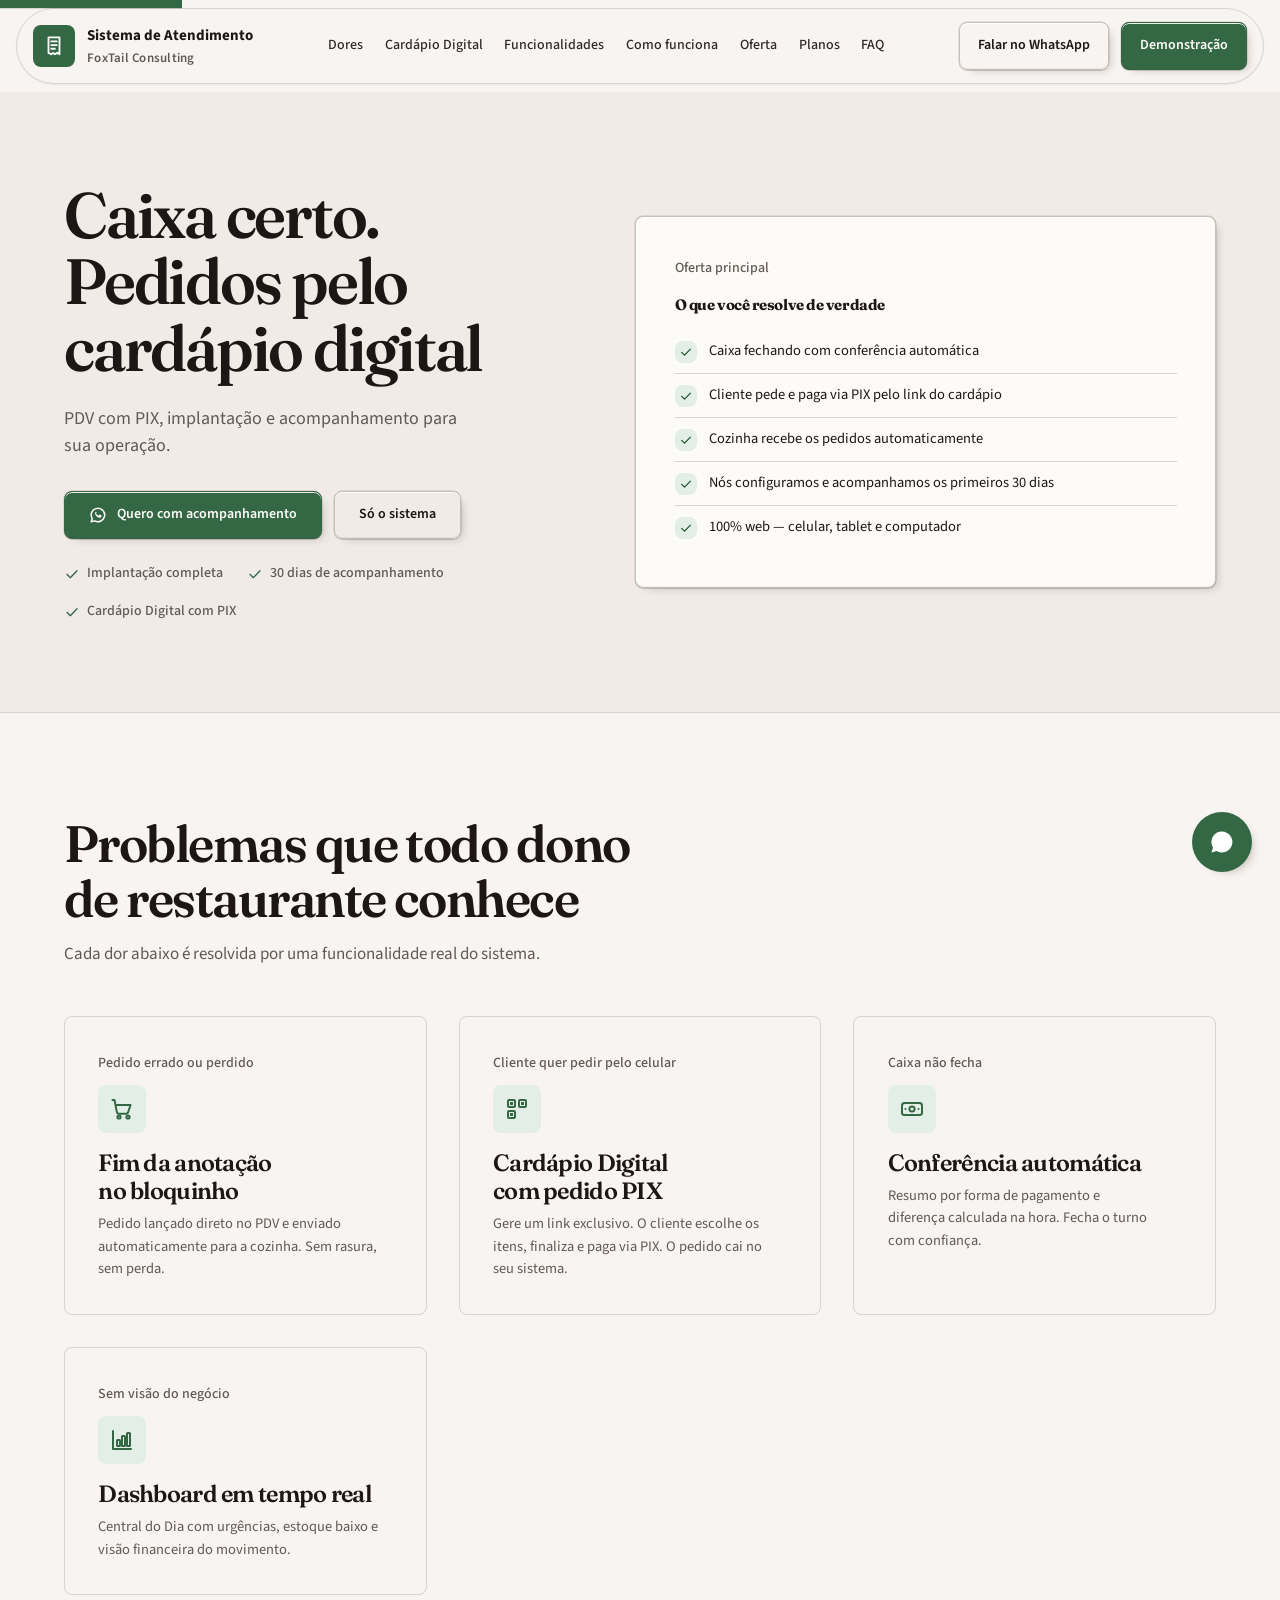
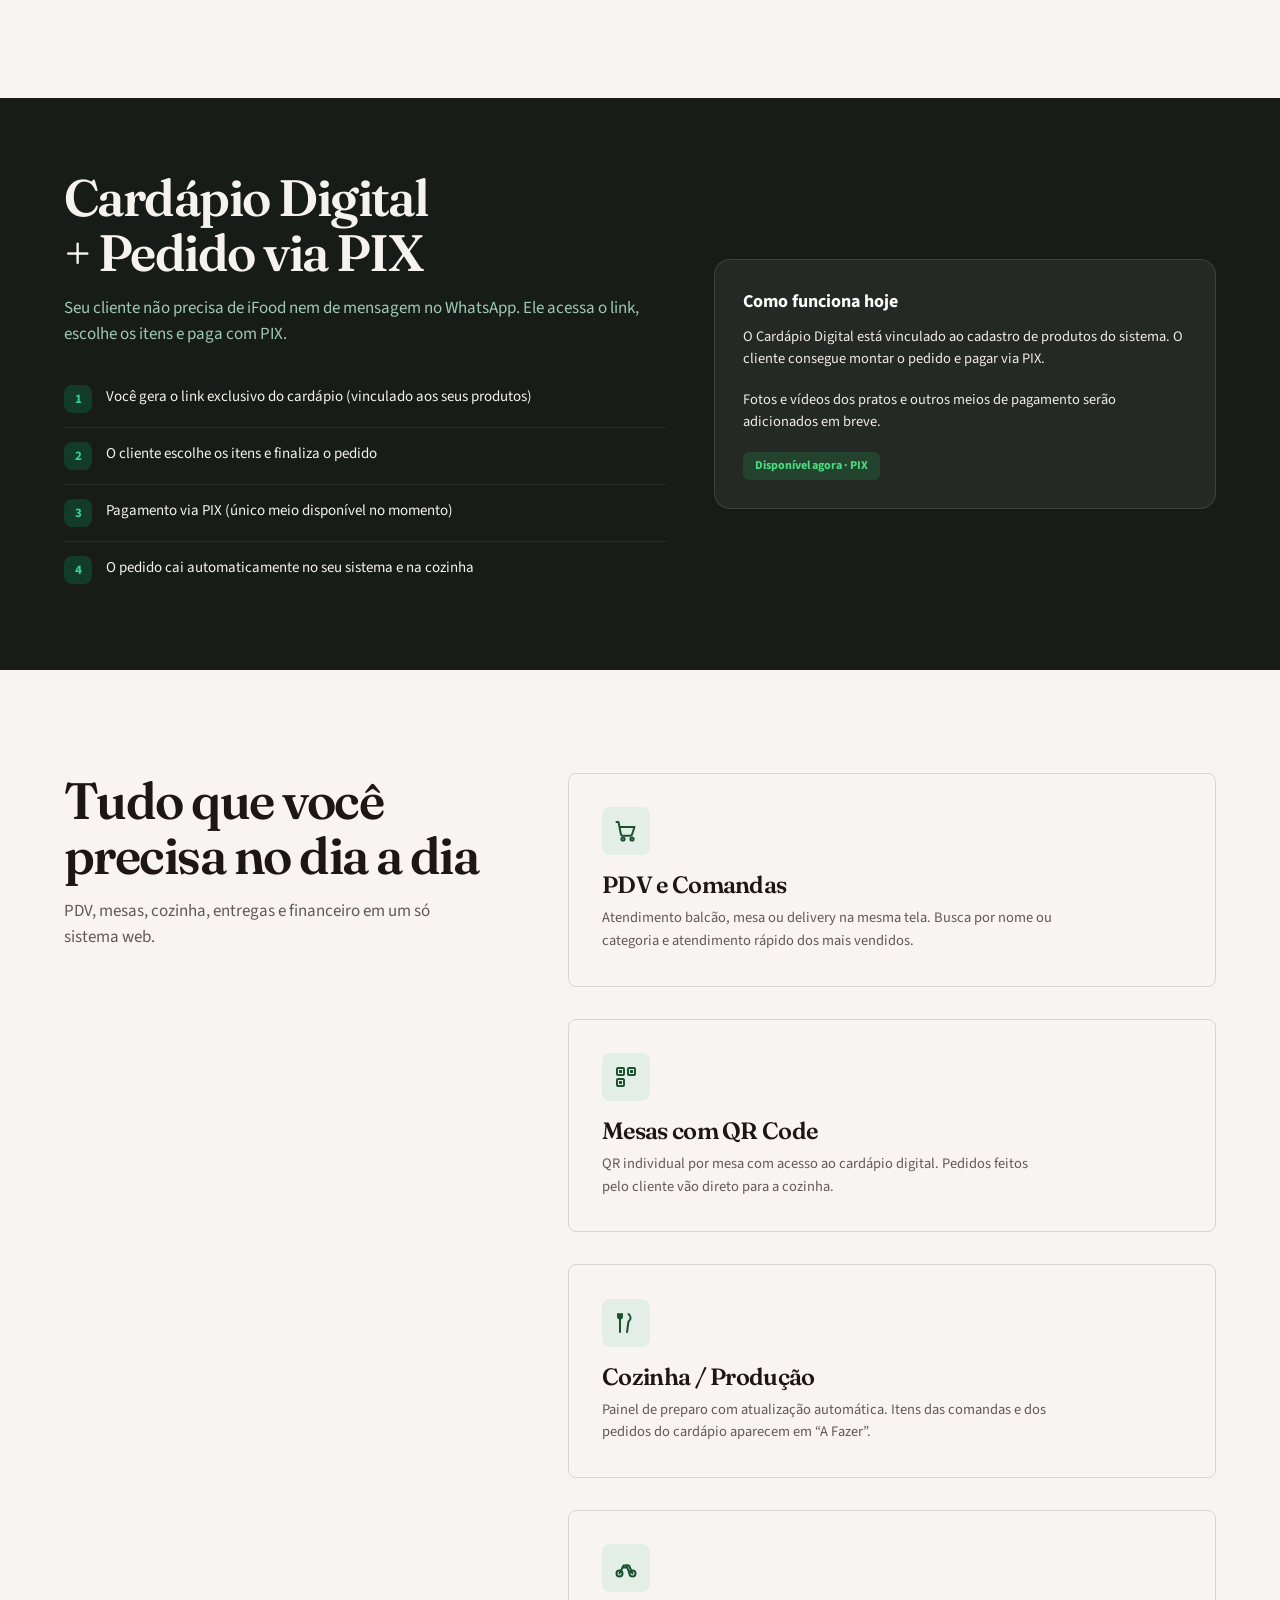
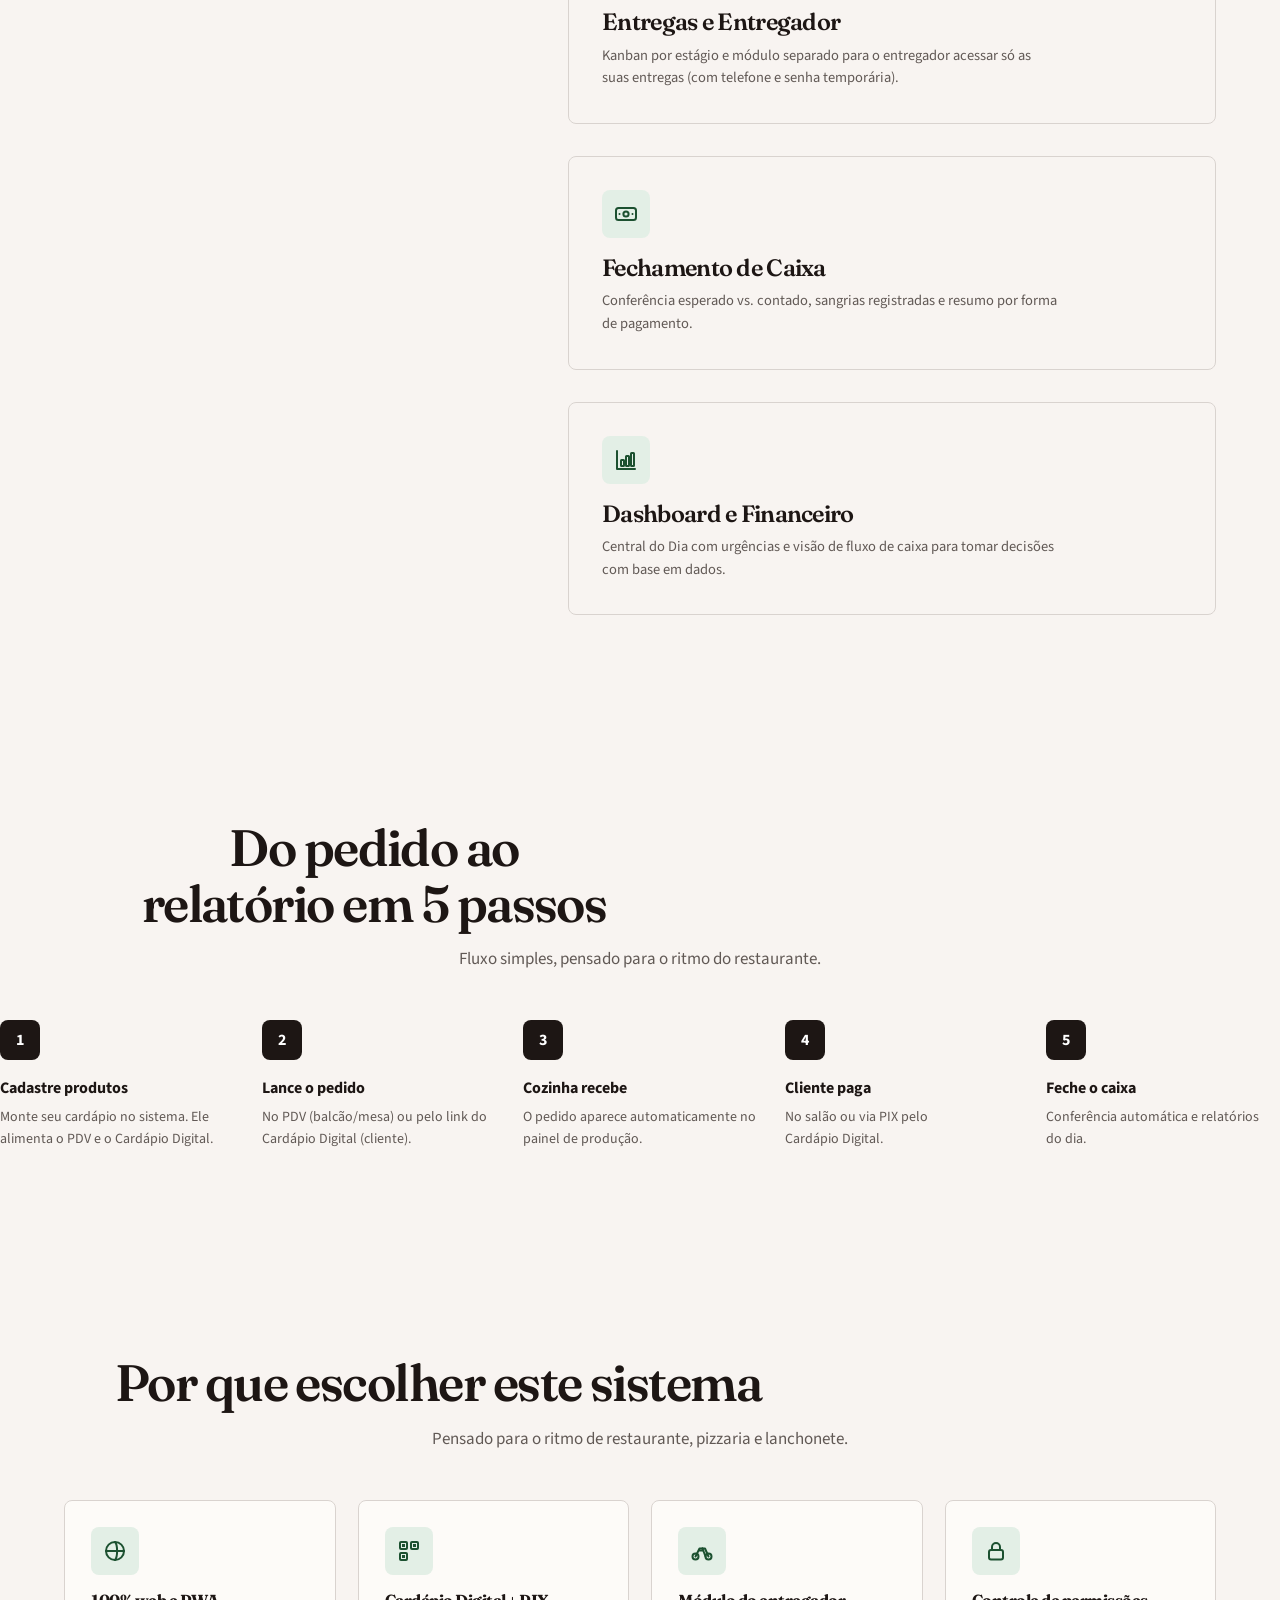
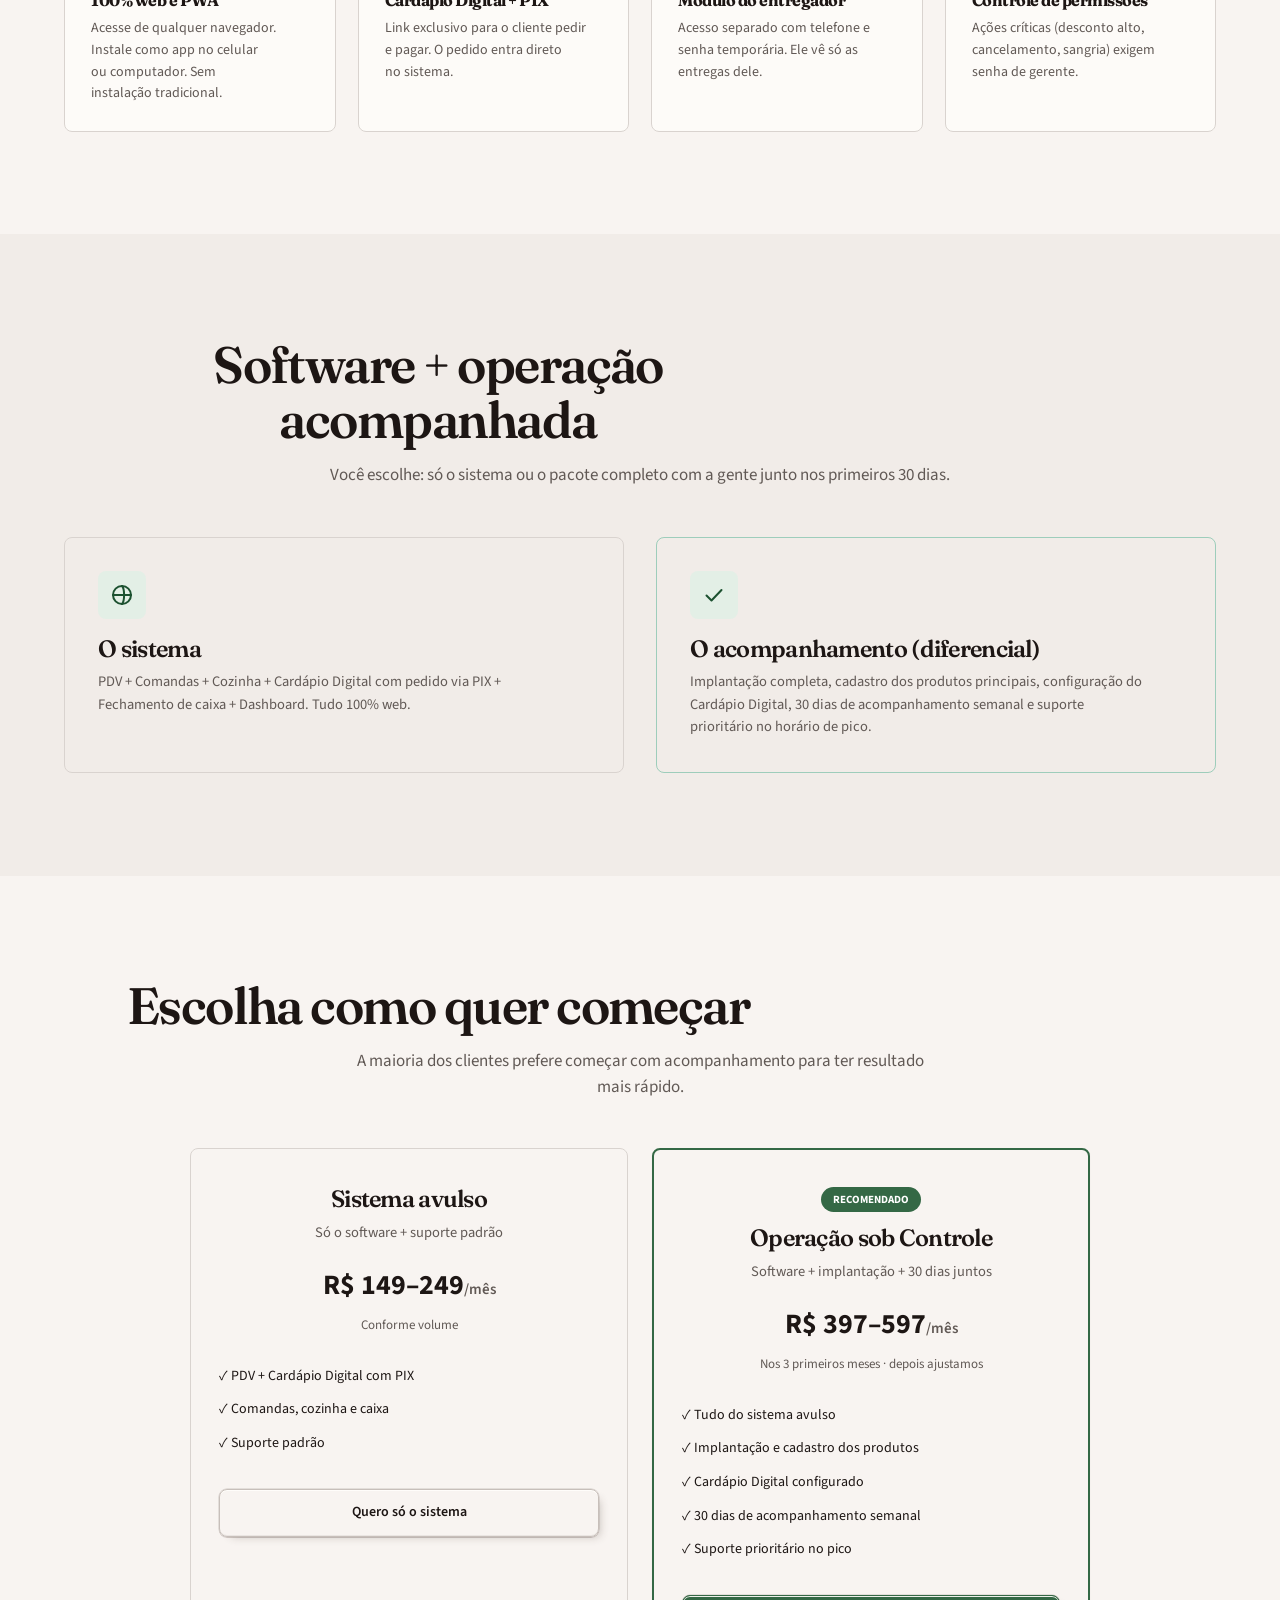
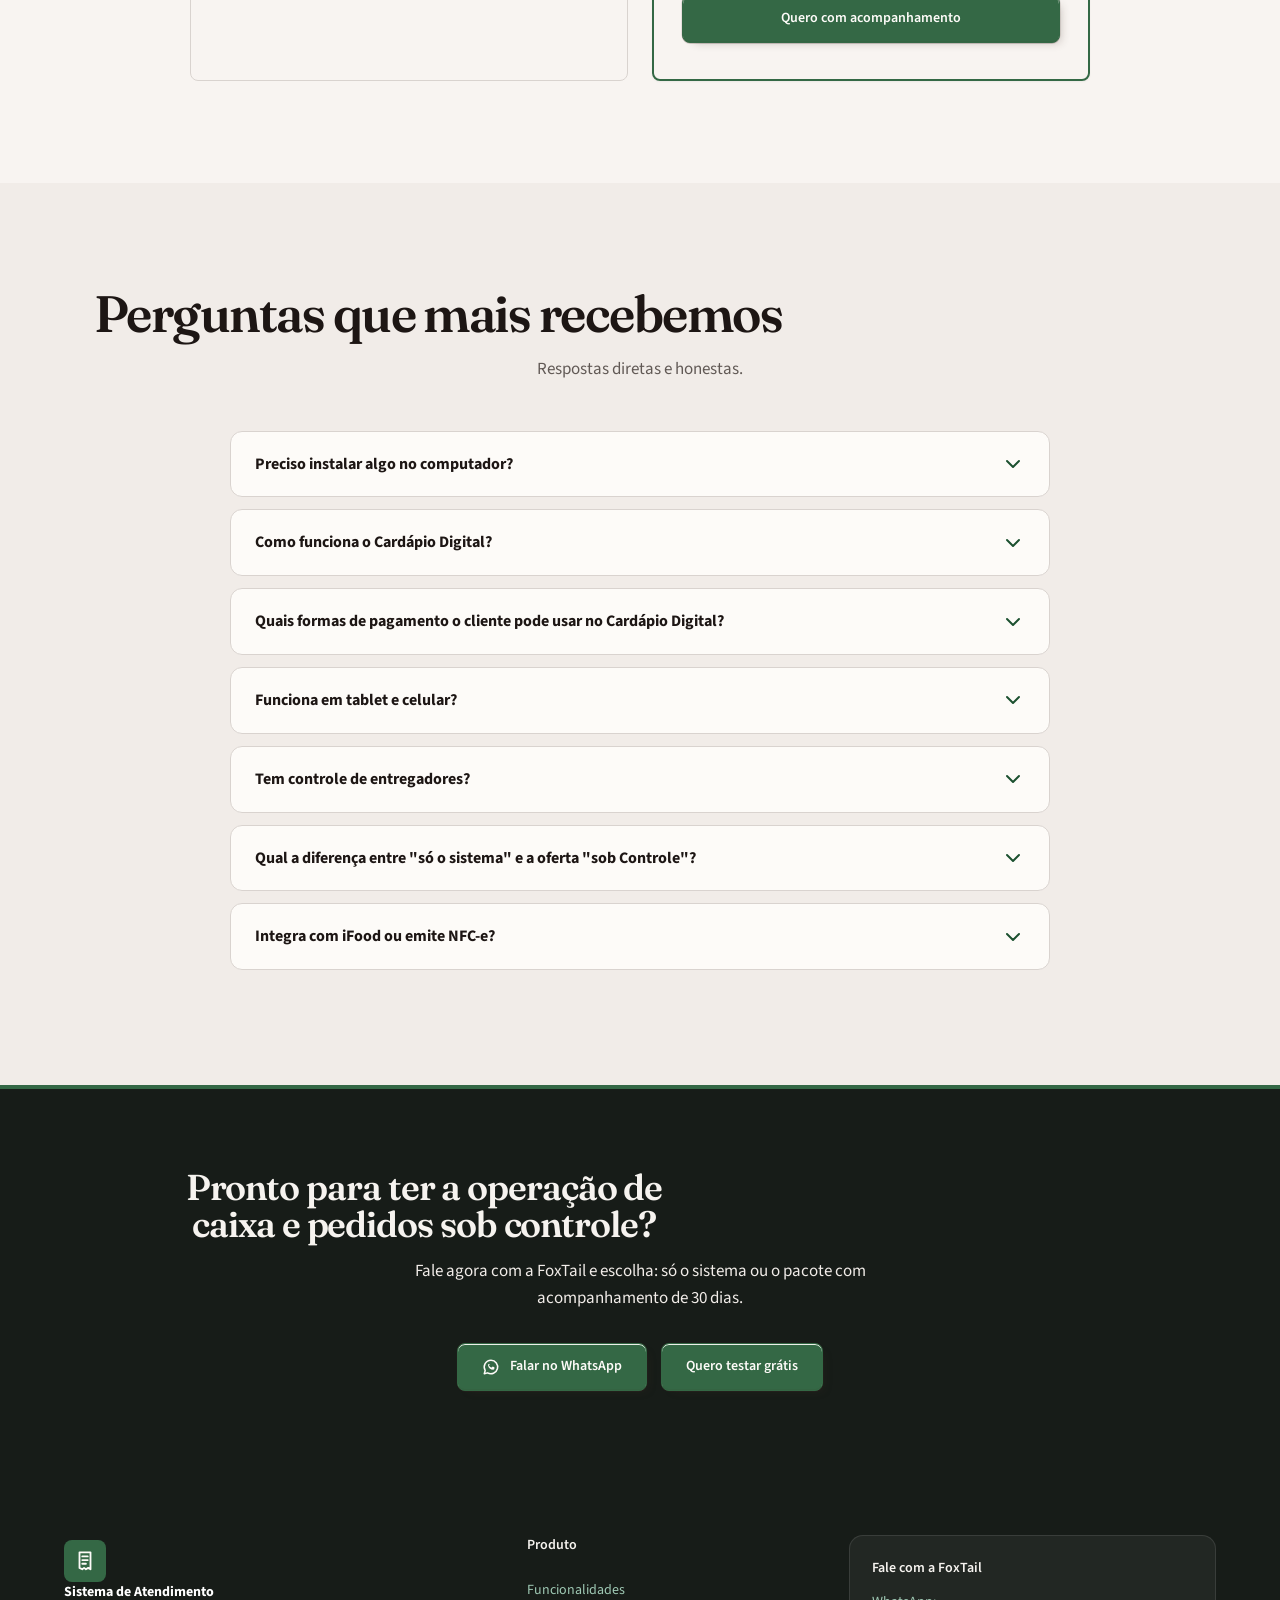
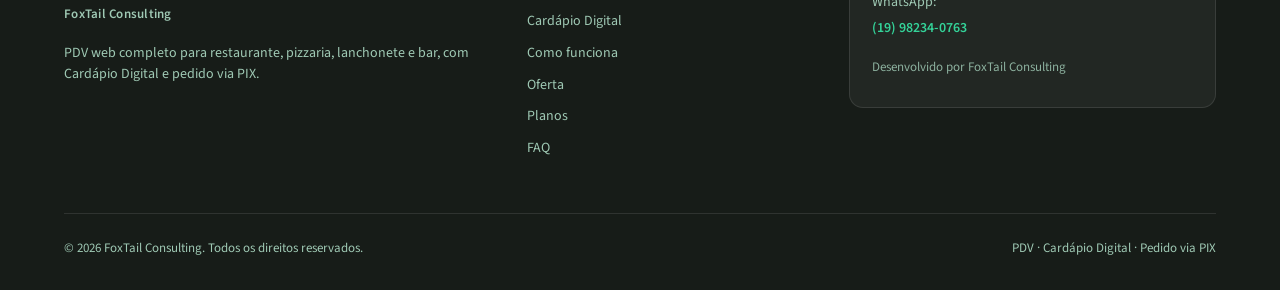
<file: index.html>
<!doctype html>
<html lang="pt_BR">
  <head>
    <meta charset="UTF-8" />
    <meta name="viewport" content="width=device-width, initial-scale=1.0, viewport-fit=cover" />
    <meta name="theme-color" content="#059669" />
    <meta
      name="google-site-verification"
      content="fsmbzMU7arr5Olob2zVKXi4-wYwdtrhYesmrUkMb1hA"
    />
    <title>
      PDV para Restaurante, Pizzaria e Lanchonete + Cardápio Digital com Pedido
      PIX | FoxTail Consulting
    </title>
    <meta
      name="description"
      content="Sistema PDV completo para restaurantes, pizzarias e lanchonetes. Comandas digitais, cozinha integrada e Cardápio Digital com pedido online via PIX. Demonstração gratuita pela FoxTail Consulting."
    />
    <meta
      name="keywords"
      content="PDV restaurante, sistema PDV pizzaria, cardápio digital, pedido online PIX, comanda digital, PDV web, sistema para lanchonete"
    />
    <meta name="author" content="FoxTail Consulting" />
    <meta name="robots" content="index, follow" />
    <meta
      property="og:title"
      content="PDV + Cardápio Digital com Pedido PIX | FoxTail Consulting"
    />
    <meta
      property="og:description"
      content="Atenda mais rápido no salão e venda pelo link do cardápio com pagamento via PIX. Sistema completo para restaurantes, pizzarias e lanchonetes."
    />
    <meta property="og:type" content="website" />
    <meta property="og:locale" content="pt_BR" />
    <meta name="twitter:card" content="summary_large_image" />
    <link
      rel="icon"
      href="data:image/svg+xml,<svg xmlns='http://www.w3.org/2000/svg' viewBox='0 0 100 100'><rect width='100' height='100' rx='22' fill='%23059669'/><path d='M28 28h44v8H28zm0 16h32v8H28zm0 16h38v8H28zm0 16h26v8H28z' fill='white'/></svg>"
      type="image/svg+xml"
    />
    <link
      rel="apple-touch-icon"
      href="data:image/svg+xml,<svg xmlns='http://www.w3.org/2000/svg' viewBox='0 0 100 100'><rect width='100' height='100' rx='22' fill='%23059669'/><path d='M28 28h44v8H28zm0 16h32v8H28zm0 16h38v8H28zm0 16h26v8H28z' fill='white'/></svg>"
    />
    <link rel="preconnect" href="https://fonts.googleapis.com" />
    <link rel="preconnect" href="https://fonts.gstatic.com" crossorigin />
    <link rel="preload" href="https://fonts.googleapis.com/css2?family=Fraunces:opsz,wght@9..144,500;9..144,600;9..144,700&family=Source+Sans+3:wght@400;500;600;700&display=swap" as="style" />
    <link
      href="https://fonts.googleapis.com/css2?family=Fraunces:opsz,wght@9..144,500;9..144,600;9..144,700&family=Source+Sans+3:wght@400;500;600;700&display=swap"
      rel="stylesheet"
    />
    <style>
      /* Hallmark · redesign: full · theme: Coral · genre: modern-minimal · v2.0.0 */
      /* Hallmark · pre-emit critique: P4 H4 E4 S5 R4 V4 · weakest: E, preserve the existing product UI */
      :root {
        --bg: #f7f4ef;
        --bg-soft: #efe9df;
        --card: #fffcf7;
        --text: #1a1f1c;
        --muted: #5a635c;
        --emerald: #2f6f4e;
        --emerald-dark: #245a3f;
        --emerald-deep: #1a4030;
        --emerald-soft: rgba(47, 111, 78, 0.09);
        --amber: #b45309;
        --orange: #c2410c;
        --orange-soft: rgba(194, 65, 12, 0.08);
        --border: rgba(26, 31, 28, 0.12);
        --dark: #141a16;
        --dark-soft: #1c2620;
        --radius: 10px;
        --shadow:
          0 1px 0 rgba(26, 31, 28, 0.06), 0 12px 32px rgba(26, 31, 28, 0.06);
        --shadow-lg:
          0 2px 0 rgba(26, 31, 28, 0.04), 0 28px 56px rgba(26, 31, 28, 0.1);
        --font-display: 'Fraunces', Georgia, 'Times New Roman', serif;
        --font-body: 'Source Sans 3', system-ui, -apple-system, sans-serif;
      }
      * {
        margin: 0;
        padding: 0;
        box-sizing: border-box;
      }
      html {
        scroll-behavior: smooth;
        -ms-overflow-style: none;
        scrollbar-width: thin;
      }
      html::-webkit-scrollbar {
        width: 8px;
      }
      html::-webkit-scrollbar-thumb {
        background: var(--border);
        border-radius: 4px;
      }
      body {
        font-family: var(--font-body);
        background: var(--bg);
        color: var(--text);
        line-height: 1.6;
        -webkit-font-smoothing: antialiased;
        -moz-osx-font-smoothing: grayscale;
      }
      :focus-visible {
        outline: 2px solid var(--emerald);
        outline-offset: 2px;
      }
      img {
        max-width: 100%;
        display: block;
      }
      picture, img, svg {
        display: block;
        max-width: 100%;
      }
      a {
        color: inherit;
        text-decoration: none;
      }
      a:focus,
      a:hover {
        text-decoration: underline;
      }
      button {
        font-family: inherit;
        cursor: pointer;
        border: none;
        background: none;
      }
      button:focus {
        outline: 2px solid var(--emerald);
        outline-offset: 2px;
      }
      .skip-link {
        position: absolute;
        top: 0;
        left: 0;
        background: var(--emerald);
        color: #fff;
        padding: 8px 16px;
        text-decoration: none;
        z-index: 1000;
        transform: translateY(-100%);
        transition: transform 0.2s ease;
      }
      .skip-link:focus {
        transform: translateY(0);
      }
      .nav a:focus {
        outline: 2px solid var(--emerald);
        outline-offset: 2px;
        border-radius: 2px;
        padding: 4px;
      }
      .container {
        max-width: 1180px;
        margin: 0 auto;
        padding: 0 24px;
      }
      section {
        padding: 88px 0;
      }
      .eyebrow {
        display: inline-flex;
        align-items: center;
        gap: 8px;
        font-size: 12px;
        font-weight: 600;
        letter-spacing: 0.06em;
        text-transform: uppercase;
        color: var(--emerald-dark);
        border-bottom: 2px solid var(--emerald);
        padding: 0 0 4px;
        margin-bottom: 18px;
        border-radius: 0;
        background: transparent;
      }
      .eyebrow.amber {
        color: var(--amber);
        background: var(--orange-soft);
      }
      h2.section-title {
        font-family: var(--font-display);
        font-size: clamp(28px, 4vw, 40px);
        font-weight: 600;
        line-height: 1.2;
        letter-spacing: -0.02em;
        margin-bottom: 14px;
      }
      p.section-sub {
        font-size: 17px;
        color: var(--muted);
        max-width: 640px;
        margin-bottom: 48px;
      }
      .center {
        text-align: center;
      }
      .center p.section-sub {
        margin-left: auto;
        margin-right: auto;
      }

      .svg-sprite {
        position: absolute;
        width: 0;
        height: 0;
        overflow: hidden;
      }
      .icon {
        width: 24px;
        height: 24px;
        stroke: currentColor;
        fill: none;
        stroke-width: 2;
        stroke-linecap: round;
        stroke-linejoin: round;
        flex-shrink: 0;
      }

      .btn {
        display: inline-flex;
        align-items: center;
        justify-content: center;
        gap: 10px;
        padding: 14px 26px;
        border-radius: 12px;
        font-weight: 700;
        font-size: 15px;
        transition:
          transform 0.2s ease,
          box-shadow 0.2s ease,
          background 0.2s ease;
        white-space: nowrap;
      }
      .btn:hover {
        transform: none;
        filter: brightness(1.05);
      }
      .btn:focus {
        outline: 2px solid currentColor;
        outline-offset: 2px;
        border-radius: 14px;
      }
      .btn-primary {
        background: var(--emerald);
        color: #fff;
        box-shadow: none;
      }
      .btn-primary:hover {
        background: var(--emerald-dark);
      }
      .btn-orange {
        background: var(--orange);
        color: #fff;
        box-shadow: none;
      }
      .btn-orange:hover {
        background: #c2410c;
      }
      .btn-outline {
        background: transparent;
        color: var(--text);
        border: 2px solid var(--border);
      }
      .btn-outline:hover {
        border-color: var(--emerald);
        color: var(--emerald-dark);
      }
      .btn-light {
        background: #fff;
        color: var(--emerald-dark);
      }
      .btn-light:hover {
        background: #f0fdf4;
      }
      .btn-whatsapp {
        background: #128c7e;
        color: #fff;
        box-shadow: none;
      }
      .btn-whatsapp:hover {
        background: #1da851;
      }
      .btn .icon {
        width: 18px;
        height: 18px;
      }

      header {
        position: fixed;
        top: 0;
        left: 0;
        right: 0;
        z-index: 100;
        background: rgba(247, 244, 239, 0.94);
        backdrop-filter: blur(8px);
        -webkit-backdrop-filter: blur(8px);
        border-bottom: 1px solid var(--border);
      }
      .nav {
        display: flex;
        align-items: center;
        justify-content: space-between;
        height: 72px;
      }
      .logo {
        display: flex;
        align-items: center;
        gap: 12px;
        font-weight: 700;
        font-size: 15px;
        white-space: nowrap;
      }
      .logo-mark {
        width: 40px;
        height: 40px;
        border-radius: 8px;
        background: var(--emerald);
        display: flex;
        align-items: center;
        justify-content: center;
        color: #fff;
        box-shadow: none;
      }
      .logo-mark .icon {
        width: 22px;
        height: 22px;
      }
      .logo small {
        display: block;
        font-size: 11px;
        font-weight: 600;
        color: var(--muted);
        letter-spacing: 0.02em;
      }
      .nav-links {
        display: flex;
        align-items: center;
        gap: 20px;
        font-size: 13.5px;
        font-weight: 600;
        color: var(--muted);
        white-space: nowrap;
      }
      .nav-links a:hover {
        color: var(--emerald-dark);
      }
      .nav-cta {
        display: flex;
        align-items: center;
        gap: 12px;
      }
      .nav-cta .btn {
        padding: 10px 18px;
        font-size: 14px;
      }
      .menu-toggle {
        display: none;
        color: var(--text);
      }

      .hero {
        padding: 132px 0 72px;
        position: relative;
        overflow: hidden;
        background: var(--bg);
        border-bottom: 1px solid var(--border);
      }
      .hero-grid {
        display: grid;
        grid-template-columns: 1.05fr 1fr;
        gap: 56px;
        align-items: center;
      }
      .hero h1 {
        font-family: var(--font-display);
        font-size: clamp(32px, 4.8vw, 48px);
        font-weight: 600;
        line-height: 1.15;
        letter-spacing: -0.02em;
        margin-bottom: 20px;
      }
      .hero h1 .hl {
        color: var(--emerald-dark);
      }
      .hero h1 .hl-amber {
        color: var(--orange);
      }
      .hero p.lead {
        font-size: 18px;
        color: var(--muted);
        margin-bottom: 32px;
        max-width: 540px;
      }
      .hero-ctas {
        display: flex;
        gap: 14px;
        flex-wrap: wrap;
        margin-bottom: 28px;
      }
      .hero-trust {
        display: flex;
        flex-wrap: wrap;
        gap: 18px;
        font-size: 13.5px;
        font-weight: 600;
        color: var(--muted);
      }
      .hero-trust span {
        display: inline-flex;
        align-items: center;
        gap: 7px;
      }
      .hero-trust .icon {
        width: 16px;
        height: 16px;
        color: var(--emerald);
      }

      .hero-visual {
        background: var(--card);
        border-radius: var(--radius);
        border: 1px solid var(--border);
        box-shadow: var(--shadow);
        padding: 28px;
        position: relative;
      }
      .hero-visual h3 {
        font-size: 15px;
        font-weight: 700;
        margin-bottom: 16px;
        color: var(--emerald-dark);
      }
      .hero-visual ul {
        list-style: none;
      }
      .hero-visual li {
        display: flex;
        align-items: flex-start;
        gap: 12px;
        padding: 10px 0;
        border-bottom: 1px solid var(--border);
        font-size: 14.5px;
      }
      .hero-visual li:last-child {
        border-bottom: none;
      }
      .hero-visual .check {
        width: 22px;
        height: 22px;
        border-radius: 50%;
        background: var(--emerald-soft);
        color: var(--emerald-dark);
        display: flex;
        align-items: center;
        justify-content: center;
        flex-shrink: 0;
        margin-top: 1px;
      }
      .hero-visual .check .icon {
        width: 14px;
        height: 14px;
      }
      .hero-badge {
        position: absolute;
        top: -12px;
        right: 16px;
        background: var(--text);
        color: #fff;
        padding: 6px 12px;
        border-radius: 6px;
        font-size: 12px;
        font-weight: 600;
        box-shadow: none;
      }

      .grid {
        display: grid;
        grid-template-columns: repeat(auto-fit, minmax(300px, 1fr));
        gap: 22px;
      }
      .card {
        background: var(--card);
        border: 1px solid var(--border);
        border-radius: var(--radius);
        padding: 26px 26px 26px 22px;
        border-left: 3px solid var(--emerald);
        transition:
          border-color 0.2s ease,
          box-shadow 0.2s ease;
      }
      .card:hover {
        box-shadow: var(--shadow);
        border-left-color: var(--orange);
      }
      .card-icon {
        width: 48px;
        height: 48px;
        border-radius: 12px;
        background: var(--emerald-soft);
        color: var(--emerald-dark);
        display: flex;
        align-items: center;
        justify-content: center;
        margin-bottom: 16px;
      }
      .card-icon.amber {
        background: var(--orange-soft);
        color: var(--orange);
      }
      .card h3 {
        font-size: 17px;
        font-weight: 700;
        margin-bottom: 8px;
      }
      .card p {
        font-size: 14.5px;
        color: var(--muted);
      }
      .card .dor-tag {
        display: inline-block;
        font-size: 11.5px;
        font-weight: 700;
        letter-spacing: 0.05em;
        text-transform: uppercase;
        color: var(--orange);
        background: var(--orange-soft);
        padding: 4px 10px;
        border-radius: 6px;
        margin-bottom: 10px;
      }

      .highlight-band {
        background: linear-gradient(
          160deg,
          var(--dark) 0%,
          var(--dark-soft) 100%
        );
        color: #e8f5ee;
        padding: 72px 0;
      }
      .highlight-band .section-title {
        color: #fff;
      }
      .highlight-band .section-sub {
        color: #9fc9b4;
      }
      .highlight-band .eyebrow {
        background: rgba(217, 119, 6, 0.18);
        color: #fbbf24;
      }
      .highlight-grid {
        display: grid;
        grid-template-columns: 1.2fr 1fr;
        gap: 48px;
        align-items: center;
      }
      .highlight-list {
        list-style: none;
        margin-top: 24px;
      }
      .highlight-list li {
        display: flex;
        gap: 14px;
        padding: 14px 0;
        border-bottom: 1px solid rgba(255, 255, 255, 0.08);
        font-size: 15px;
      }
      .highlight-list li:last-child {
        border-bottom: none;
      }
      .highlight-list .num {
        width: 28px;
        height: 28px;
        border-radius: 8px;
        background: rgba(5, 150, 105, 0.25);
        color: #34d399;
        display: flex;
        align-items: center;
        justify-content: center;
        font-weight: 700;
        font-size: 13px;
        flex-shrink: 0;
      }
      .highlight-box {
        background: rgba(255, 255, 255, 0.06);
        border: 1px solid rgba(255, 255, 255, 0.12);
        border-radius: 16px;
        padding: 28px;
      }
      .highlight-box h4 {
        color: #fff;
        font-size: 18px;
        margin-bottom: 10px;
      }
      .highlight-box p {
        color: #9fc9b4;
        font-size: 14.5px;
        margin-bottom: 18px;
      }
      .highlight-box .tag {
        display: inline-block;
        background: rgba(37, 211, 102, 0.15);
        color: #4ade80;
        font-size: 12px;
        font-weight: 700;
        padding: 5px 12px;
        border-radius: 6px;
      }

      .steps {
        display: grid;
        grid-template-columns: repeat(auto-fit, minmax(200px, 1fr));
        gap: 28px;
      }
      .step-num {
        width: 40px;
        height: 40px;
        border-radius: 8px;
        background: var(--text);
        color: #fff;
        display: flex;
        align-items: center;
        justify-content: center;
        font-weight: 700;
        font-size: 16px;
        margin-bottom: 16px;
        box-shadow: none;
      }
      .step h4 {
        font-size: 16px;
        font-weight: 700;
        margin-bottom: 6px;
      }
      .step p {
        font-size: 14px;
        color: var(--muted);
      }

      .diff-band {
        background: var(--bg-soft);
      }
      .diff-grid {
        display: grid;
        grid-template-columns: repeat(auto-fit, minmax(260px, 1fr));
        gap: 22px;
      }
      .diff-card {
        background: var(--card);
        border: 1px solid var(--border);
        border-radius: var(--radius);
        padding: 26px;
      }
      .diff-card .card-icon {
        background: var(--emerald-soft);
        color: var(--emerald-dark);
      }
      .diff-card h3 {
        font-size: 16px;
        font-weight: 700;
        margin-bottom: 8px;
      }
      .diff-card p {
        font-size: 14px;
        color: var(--muted);
      }

      .pricing-card {
        max-width: 680px;
        margin: 0 auto;
        background: var(--card);
        border: 2px solid var(--emerald);
        border-radius: 20px;
        padding: 48px 40px;
        text-align: center;
        box-shadow: var(--shadow);
        position: relative;
        overflow: hidden;
      }
      .pricing-card::before {
        content: '';
        position: absolute;
        top: 0;
        left: 0;
        right: 0;
        height: 4px;
        background: var(--emerald);
      }
      .pricing-card .big {
        font-size: clamp(22px, 3vw, 30px);
        font-weight: 700;
        margin-bottom: 12px;
      }
      .pricing-card p {
        color: var(--muted);
        margin-bottom: 28px;
        font-size: 16px;
      }
      .pricing-features {
        display: grid;
        grid-template-columns: repeat(auto-fit, minmax(220px, 1fr));
        gap: 12px;
        text-align: left;
        margin-bottom: 32px;
      }
      .pricing-features li {
        list-style: none;
        display: flex;
        align-items: flex-start;
        gap: 10px;
        font-size: 14px;
        font-weight: 600;
      }
      .pricing-features .icon {
        width: 18px;
        height: 18px;
        color: var(--emerald);
        margin-top: 2px;
        flex-shrink: 0;
      }
      .pricing-ctas {
        display: flex;
        gap: 14px;
        justify-content: center;
        flex-wrap: wrap;
      }

      .faq {
        max-width: 820px;
        margin: 0 auto;
      }
      .faq-item {
        background: var(--card);
        border: 1px solid var(--border);
        border-radius: 12px;
        margin-bottom: 12px;
        overflow: hidden;
      }
      .faq-q {
        width: 100%;
        display: flex;
        align-items: center;
        justify-content: space-between;
        gap: 16px;
        padding: 20px 24px;
        font-size: 16px;
        font-weight: 700;
        text-align: left;
        color: var(--text);
      }
      .faq-q .chev {
        transition: transform 0.3s ease;
        color: var(--emerald-dark);
        flex-shrink: 0;
      }
      .faq-item.open .chev {
        transform: rotate(180deg);
      }
      .faq-a {
        max-height: 0;
        overflow: hidden;
        transition: max-height 0.35s ease;
      }
      .faq-a-inner {
        padding: 0 24px 22px;
        font-size: 14.5px;
        color: var(--muted);
        border-top: 1px solid var(--border);
        padding-top: 16px;
        margin: 0 24px;
      }
      .faq-item.open .faq-a {
        max-height: 500px;
      }

      .final-cta {
        background: var(--dark);
        color: #fff;
        text-align: center;
        padding: 80px 0;
        border-top: 4px solid var(--emerald);
      }
      .final-cta h2 {
        font-family: var(--font-display);
        font-size: clamp(26px, 4vw, 36px);
        font-weight: 600;
        margin-bottom: 14px;
      }
      .final-cta p {
        color: #b8e6d2;
        margin-bottom: 32px;
        font-size: 17px;
        max-width: 560px;
        margin-left: auto;
        margin-right: auto;
      }

      footer {
        background: var(--dark);
        color: #9fc9b4;
        padding: 64px 0 32px;
      }
      .footer-grid {
        display: grid;
        grid-template-columns: 1.5fr 1fr 1.3fr;
        gap: 40px;
        margin-bottom: 48px;
      }
      .footer-col h4 {
        color: #fff;
        font-size: 14px;
        font-weight: 700;
        text-transform: uppercase;
        letter-spacing: 0.06em;
        margin-bottom: 18px;
      }
      .footer-col a {
        display: block;
        font-size: 14px;
        padding: 5px 0;
        color: #9fc9b4;
        transition: color 0.2s;
      }
      .footer-col a:hover {
        color: #34d399;
      }
      .footer-brand p {
        font-size: 14px;
        margin-top: 14px;
        max-width: 300px;
      }
      .footer-brand .logo {
        color: #fff;
      }
      .footer-brand .logo small {
        color: #9fc9b4;
      }
      .footer-contact {
        background: rgba(255, 255, 255, 0.05);
        border: 1px solid rgba(255, 255, 255, 0.1);
        border-radius: 14px;
        padding: 22px;
      }
      .footer-contact h4 {
        color: #fff;
        margin-bottom: 12px;
      }
      .footer-contact p {
        font-size: 14px;
        margin-bottom: 8px;
      }
      .footer-contact a {
        color: #34d399;
        font-weight: 600;
      }
      .footer-bottom {
        border-top: 1px solid rgba(255, 255, 255, 0.1);
        padding-top: 24px;
        display: flex;
        justify-content: space-between;
        flex-wrap: wrap;
        gap: 12px;
        font-size: 13px;
      }
      .footer-bottom a {
        color: #34d399;
        text-decoration: none;
      }
      .footer-bottom a:focus {
        outline: 1px solid #34d399;
        outline-offset: 2px;
      }

      .whatsapp-float {
        position: fixed;
        bottom: 28px;
        right: 28px;
        width: 60px;
        height: 60px;
        background: #25d366;
        border-radius: 50%;
        display: flex;
        align-items: center;
        justify-content: center;
        box-shadow: 0 8px 24px rgba(37, 211, 102, 0.45);
        z-index: 999;
        transition: transform 0.2s;
      }
      .whatsapp-float:hover {
        transform: scale(1.08);
      }
      .whatsapp-float svg {
        width: 28px;
        height: 28px;
        fill: #fff;
      }

      .reveal {
        opacity: 0;
        transform: translateY(24px);
        transition:
          opacity 0.7s ease,
          transform 0.7s ease;
      }
      .reveal.visible {
        opacity: 1;
        transform: translateY(0);
      }

      @media (max-width: 960px) {
        .hero-grid,
        .highlight-grid {
          grid-template-columns: 1fr;
          gap: 40px;
        }
        .footer-grid {
          grid-template-columns: 1fr 1fr;
        }
        .nav-links {
          display: none;
          position: absolute;
          top: 72px;
          left: 0;
          right: 0;
          background: var(--bg);
          flex-direction: column;
          gap: 0;
          padding: 12px 24px;
          border-bottom: 1px solid var(--border);
          box-shadow: var(--shadow);
        }
        .nav-links.open {
          display: flex;
        }
        .nav-links a {
          padding: 14px 0;
          border-bottom: 1px solid var(--border);
          width: 100%;
        }
        .menu-toggle {
          display: block;
        }
        .nav-cta .btn-outline {
          display: none;
        }
        section {
          padding: 64px 0;
        }
      }
      @media (max-width: 560px) {
        .footer-grid {
          grid-template-columns: 1fr;
        }
        .pricing-card {
          padding: 36px 24px;
        }
        .hero-ctas .btn {
          width: 100%;
        }
        .whatsapp-float {
          bottom: 20px;
          right: 20px;
          width: 54px;
          height: 54px;
        }
      }
    </style>
    <link rel="stylesheet" href="./tokens.css" />
    <link rel="stylesheet" href="./base.css" />
  </head>
  <body data-page="restaurant">
    <svg class="svg-sprite" xmlns="http://www.w3.org/2000/svg">
      <symbol id="i-receipt" viewBox="0 0 24 24">
        <path d="M6 2.5h12V21l-2.5-1.5L13 21l-2-1.5L9 21l-3-1.5V2.5z" />
        <path d="M9 7h6M9 11h6M9 15h4" />
      </symbol>
      <symbol id="i-check" viewBox="0 0 24 24">
        <path d="M4.5 12.5l5 5L19.5 7" />
      </symbol>
      <symbol id="i-arrow" viewBox="0 0 24 24">
        <path d="M4 12h15M13 6l6 6-6 6" />
      </symbol>
      <symbol id="i-globe" viewBox="0 0 24 24">
        <circle cx="12" cy="12" r="9" />
        <path d="M3 12h18" />
        <path d="M12 3c2.8 3 2.8 15 0 18M12 3c-2.8 3-2.8 15 0 18" />
      </symbol>
      <symbol id="i-cart" viewBox="0 0 24 24">
        <circle cx="9" cy="20" r="1.6" />
        <circle cx="18" cy="20" r="1.6" />
        <path
          d="M2.5 3h2l2.4 12.2a2 2 0 0 0 2 1.6h7.2a2 2 0 0 0 2-1.5L20.5 8H6"
        />
      </symbol>
      <symbol id="i-utensils" viewBox="0 0 24 24">
        <path d="M6 3v4" />
        <path d="M4 3v2.5a2 2 0 0 0 4 0V3" />
        <path d="M6 7v14" />
        <path d="M14.5 3c2.8 2.2 2.8 5.5 0 7.5l-1.5 10.5" />
      </symbol>
      <symbol id="i-bike" viewBox="0 0 24 24">
        <circle cx="5.5" cy="17.5" r="3" />
        <circle cx="18.5" cy="17.5" r="3" />
        <path d="M5.5 17.5l4-8h3" />
        <path d="M12.5 9.5l3 8" />
        <path d="M12.5 9.5h2.5l3.5 8" />
        <path d="M9.5 11.5h3" />
      </symbol>
      <symbol id="i-cash" viewBox="0 0 24 24">
        <rect x="2" y="6" width="20" height="12" rx="2.5" />
        <circle cx="12" cy="12" r="2.6" />
        <path d="M5.5 12h.01M18.5 12h.01" />
      </symbol>
      <symbol id="i-chart" viewBox="0 0 24 24">
        <path d="M3 3v18h18" />
        <rect x="7" y="12" width="3" height="6" rx=".5" />
        <rect x="12" y="8" width="3" height="10" rx=".5" />
        <rect x="17" y="5" width="3" height="13" rx=".5" />
      </symbol>
      <symbol id="i-qr" viewBox="0 0 24 24">
        <rect x="3" y="3" width="7" height="7" rx="1" />
        <rect x="14" y="3" width="7" height="7" rx="1" />
        <rect x="3" y="14" width="7" height="7" rx="1" />
        <rect
          x="5"
          y="5"
          width="3"
          height="3"
          fill="currentColor"
          stroke="none"
        />
        <rect
          x="16"
          y="5"
          width="3"
          height="3"
          fill="currentColor"
          stroke="none"
        />
        <rect
          x="5"
          y="16"
          width="3"
          height="3"
          fill="currentColor"
          stroke="none"
        />
      </symbol>
      <symbol id="i-phone" viewBox="0 0 24 24">
        <path
          d="M5 4h3.5l1.8 4.5-2.3 1.6a12 12 0 0 0 5 5l1.6-2.3L19.5 14.5V18a2 2 0 0 1-2.2 2A15.5 15.5 0 0 1 3 6.7 2 2 0 0 1 5 4z"
        />
      </symbol>
      <symbol id="i-lock" viewBox="0 0 24 24">
        <rect x="5" y="11" width="14" height="9.5" rx="2" />
        <path d="M8 11V8a4 4 0 0 1 8 0v3" />
      </symbol>
      <symbol id="i-globe2" viewBox="0 0 24 24">
        <circle cx="12" cy="12" r="9" />
        <path d="M3 12h18M12 3c2.8 3 2.8 15 0 18" />
      </symbol>
      <symbol id="i-chev" viewBox="0 0 24 24"><path d="M6 9l6 6 6-6" /></symbol>
      <symbol id="i-menu" viewBox="0 0 24 24">
        <path d="M4 7h16M4 12h16M4 17h16" />
      </symbol>
      <symbol id="i-x" viewBox="0 0 24 24">
        <path d="M6 6l12 12M18 6L6 18" />
      </symbol>
      <symbol id="i-whats" viewBox="0 0 24 24">
        <path d="M12 3a9 9 0 0 0-7.7 13.7L3 21l4.4-1.2A9 9 0 1 0 12 3z" />
        <path
          d="M9 8.5c.3 2 2 3.8 4 4.2l1.3-1.3 2.2 1v1.6c0 .8-.7 1.5-1.5 1.5A7.5 7.5 0 0 1 8 9.5c0-.8.7-1.5 1.5-1.5h1l-1.5 2z"
          fill="currentColor"
          stroke="none"
        />
      </symbol>
    </svg>

<!-- HEADER -->
    <header>
      <a href="#topo" class="skip-link">Pular para o conteúdo</a>
      <div class="container nav">
        <a href="#" class="logo">
          <span class="logo-mark"
            ><svg class="icon"><use href="#i-receipt" /></svg
          ></span>
          <span>Sistema de Atendimento<small>FoxTail Consulting</small></span>
        </a>
        <nav class="nav-links" id="navLinks" aria-label="Navegação principal">
          <a href="#dores" aria-current="page">Dores</a>
          <a href="#cardapio">Cardápio Digital</a>
          <a href="#funcionalidades">Funcionalidades</a>
          <a href="#como-funciona">Como funciona</a>
          <a href="#oferta">Oferta</a>
          <a href="#planos">Planos</a>
          <a href="#faq">FAQ</a>
        </nav>
        <div class="nav-cta">
          <a
            href="https://wa.me/5519982340763?text=Olá! Quero saber mais sobre o PDV"
            class="btn btn-outline"
            target="_blank"
            rel="noopener"
            >Falar no WhatsApp</a
          >
          <a
            href="https://wa.me/5519982340763?text=Olá! Quero uma demonstração do sistema"
            class="btn btn-primary"
            target="_blank"
            rel="noopener"
            >Demonstração</a
          >
          <button class="menu-toggle" id="menuToggle" aria-label="Abrir menu" aria-expanded="false">
            <svg class="icon"><use href="#i-menu" /></svg>
          </button>
        </div>
      </div>
    </header>

    <main id="main-content" tabindex="-1" role="main">
      <!-- HERO -->
      <section class="hero" id="topo" aria-labelledby="hero-heading">
      <div class="container hero-grid">
        <div class="reveal">
          <h1 id="hero-heading">
            Caixa certo. Pedidos pelo
            <span class="hl">cardápio digital</span>
          </h1>
          <p class="lead">
            PDV com PIX, implantação e acompanhamento para sua operação.
          </p>
          <div class="hero-ctas">
            <a
              href="https://wa.me/5519982340763?text=Olá! Quero a oferta Operação de Caixa e Pedidos sob Controle (PDV + Cardápio Digital + acompanhamento de 30 dias)"
              class="btn btn-whatsapp"
              target="_blank"
              rel="noopener"
              aria-label="Iniciar conversa no WhatsApp com oferta completa"
            >
              <svg class="icon"><use href="#i-whats" /></svg> Quero com
              acompanhamento
            </a>
            <a
              href="https://wa.me/5519982340763?text=Olá! Quero só o sistema PDV por enquanto"
              class="btn btn-outline"
              target="_blank"
              rel="noopener"
              aria-label="Iniciar conversa no WhatsApp com opção só sistema"
              >Só o sistema</a
            >
          </div>
          <div class="hero-trust">
            <span
              ><svg class="icon" aria-hidden="true"><use href="#i-check" /></svg> Implantação
              completa</span
            >
            <span
              ><svg class="icon" aria-hidden="true"><use href="#i-check" /></svg> 30 dias de
              acompanhamento</span
            >
            <span
              ><svg class="icon" aria-hidden="true"><use href="#i-check" /></svg> Cardápio Digital
              com PIX</span
            >
          </div>
        </div>
        <div class="hero-visual reveal">
          <div class="hero-badge">Oferta principal</div>
          <h3>O que você resolve de verdade</h3>
          <ul>
            <li>
              <span class="check"
                ><svg class="icon"><use href="#i-check" /></svg
              ></span>
              Caixa fechando com conferência automática
            </li>
            <li>
              <span class="check"
                ><svg class="icon"><use href="#i-check" /></svg
              ></span>
              Cliente pede e paga via PIX pelo link do cardápio
            </li>
            <li>
              <span class="check"
                ><svg class="icon"><use href="#i-check" /></svg
              ></span>
              Cozinha recebe os pedidos automaticamente
            </li>
            <li>
              <span class="check"
                ><svg class="icon"><use href="#i-check" /></svg
              ></span>
              Nós configuramos e acompanhamos os primeiros 30 dias
            </li>
            <li>
              <span class="check"
                ><svg class="icon"><use href="#i-check" /></svg
              ></span>
              100% web — celular, tablet e computador
            </li>
          </ul>
        </div>
      </div>
    </section>

    <!-- DORES -->
    <section id="dores" role="region" aria-labelledby="dores-heading" aria-roledescription="seção">
      <div class="container">
        <div class="reveal">
          <h2 id="dores-heading" class="section-title">
            Problemas que todo dono de restaurante conhece
          </h2>
          <p class="section-sub">
            Cada dor abaixo é resolvida por uma funcionalidade real do sistema.
          </p>
        </div>
        <div class="grid">
          <div class="card reveal">
            <span class="dor-tag">Pedido errado ou perdido</span>
            <div class="card-icon amber">
              <svg class="icon" aria-hidden="true"><use href="#i-cart" /></svg>
            </div>
            <h3>Fim da anotação no bloquinho</h3>
            <p>
              Pedido lançado direto no PDV e enviado automaticamente para a
              cozinha. Sem rasura, sem perda.
            </p>
          </div>
          <div class="card reveal">
            <span class="dor-tag">Cliente quer pedir pelo celular</span>
            <div class="card-icon amber">
              <svg class="icon" aria-hidden="true"><use href="#i-qr" /></svg>
            </div>
            <h3>Cardápio Digital com pedido PIX</h3>
            <p>
              Gere um link exclusivo. O cliente escolhe os itens, finaliza e
              paga via PIX. O pedido cai no seu sistema.
            </p>
          </div>
          <div class="card reveal">
            <span class="dor-tag">Caixa não fecha</span>
            <div class="card-icon amber">
              <svg class="icon" aria-hidden="true"><use href="#i-cash" /></svg>
            </div>
            <h3>Conferência automática</h3>
            <p>
              Resumo por forma de pagamento e diferença calculada na hora. Fecha
              o turno com confiança.
            </p>
          </div>
          <div class="card reveal">
            <span class="dor-tag">Sem visão do negócio</span>
            <div class="card-icon amber">
              <svg class="icon" aria-hidden="true"><use href="#i-chart" /></svg>
            </div>
            <h3>Dashboard em tempo real</h3>
            <p>
              Central do Dia com urgências, estoque baixo e visão financeira do
              movimento.
            </p>
          </div>
        </div>
      </div>
    </section>

    <!-- CARDÁPIO DIGITAL (DESTAQUE) -->
    <section class="highlight-band" id="cardapio" role="region" aria-labelledby="cardapio-heading">
      <div class="container">
        <div class="highlight-grid">
          <div class="reveal">
            <h2 id="cardapio-heading" class="section-title">Cardápio Digital + Pedido via PIX</h2>
            <p class="section-sub" style="color: #9fc9b4; margin-bottom: 0">
              Seu cliente não precisa de iFood nem de mensagem no WhatsApp. Ele
              acessa o link, escolhe os itens e paga com PIX.
            </p>
            <ul class="highlight-list">
              <li>
                <span class="num">1</span> Você gera o link exclusivo do
                cardápio (vinculado aos seus produtos)
              </li>
              <li>
                <span class="num">2</span> O cliente escolhe os itens e finaliza
                o pedido
              </li>
              <li>
                <span class="num">3</span> Pagamento via PIX (único meio
                disponível no momento)
              </li>
              <li>
                <span class="num">4</span> O pedido cai automaticamente no seu
                sistema e na cozinha
              </li>
            </ul>
          </div>
          <div class="highlight-box reveal">
            <h4>Como funciona hoje</h4>
            <p>
              O Cardápio Digital está vinculado ao cadastro de produtos do
              sistema. O cliente consegue montar o pedido e pagar via PIX.
            </p>
            <p style="margin-bottom: 0">
              Fotos e vídeos dos pratos e outros meios de pagamento serão
              adicionados em breve.
            </p>
            <div style="margin-top: 18px">
              <span class="tag">Disponível agora · PIX</span>
            </div>
          </div>
        </div>
      </div>
    </section>

    <!-- FUNCIONALIDADES -->
    <section id="funcionalidades" role="region" aria-labelledby="funcionalidades-heading">
      <div class="container">
        <div class="reveal center">
          <h2 id="funcionalidades-heading" class="section-title">Tudo que você precisa no dia a dia</h2>
          <p class="section-sub">
            PDV, mesas, cozinha, entregas e financeiro em um só sistema web.
          </p>
        </div>
        <div class="grid">
          <div class="card reveal">
            <div class="card-icon">
              <svg class="icon"><use href="#i-cart" /></svg>
            </div>
            <h3>PDV e Comandas</h3>
            <p>
              Atendimento balcão, mesa ou delivery na mesma tela. Busca por nome
              ou categoria e atendimento rápido dos mais vendidos.
            </p>
          </div>
          <div class="card reveal">
            <div class="card-icon">
              <svg class="icon"><use href="#i-qr" /></svg>
            </div>
            <h3>Mesas com QR Code</h3>
            <p>
              QR individual por mesa com acesso ao cardápio digital. Pedidos
              feitos pelo cliente vão direto para a cozinha.
            </p>
          </div>
          <div class="card reveal">
            <div class="card-icon">
              <svg class="icon"><use href="#i-utensils" /></svg>
            </div>
            <h3>Cozinha / Produção</h3>
            <p>
              Painel de preparo com atualização automática. Itens das comandas e
              dos pedidos do cardápio aparecem em “A Fazer”.
            </p>
          </div>
          <div class="card reveal">
            <div class="card-icon">
              <svg class="icon"><use href="#i-bike" /></svg>
            </div>
            <h3>Entregas e Entregador</h3>
            <p>
              Kanban por estágio e módulo separado para o entregador acessar só
              as suas entregas (com telefone e senha temporária).
            </p>
          </div>
          <div class="card reveal">
            <div class="card-icon">
              <svg class="icon"><use href="#i-cash" /></svg>
            </div>
            <h3>Fechamento de Caixa</h3>
            <p>
              Conferência esperado vs. contado, sangrias registradas e resumo
              por forma de pagamento.
            </p>
          </div>
          <div class="card reveal">
            <div class="card-icon">
              <svg class="icon"><use href="#i-chart" /></svg>
            </div>
            <h3>Dashboard e Financeiro</h3>
            <p>
              Central do Dia com urgências e visão de fluxo de caixa para tomar
              decisões com base em dados.
            </p>
          </div>
        </div>
      </div>
    </section>

    <!-- COMO FUNCIONA -->
    <section id="como-funciona" role="region" aria-labelledby="como-funciona-heading" style="background: var(--bg-soft)>
      <div class="container">
        <div class="reveal center">
          <h2 id="como-funciona-heading" class="section-title">Do pedido ao relatório em 5 passos</h2>
          <p class="section-sub">
            Fluxo simples, pensado para o ritmo do restaurante.
          </p>
        </div>
        <div class="steps">
          <div class="step reveal">
            <div class="step-num">1</div>
            <h4>Cadastre produtos</h4>
            <p>
              Monte seu cardápio no sistema. Ele alimenta o PDV e o Cardápio
              Digital.
            </p>
          </div>
          <div class="step reveal">
            <div class="step-num">2</div>
            <h4>Lance o pedido</h4>
            <p>
              No PDV (balcão/mesa) ou pelo link do Cardápio Digital (cliente).
            </p>
          </div>
          <div class="step reveal">
            <div class="step-num">3</div>
            <h4>Cozinha recebe</h4>
            <p>O pedido aparece automaticamente no painel de produção.</p>
          </div>
          <div class="step reveal">
            <div class="step-num">4</div>
            <h4>Cliente paga</h4>
            <p>No salão ou via PIX pelo Cardápio Digital.</p>
          </div>
          <div class="step reveal">
            <div class="step-num">5</div>
            <h4>Feche o caixa</h4>
            <p>Conferência automática e relatórios do dia.</p>
          </div>
        </div>
      </div>
    </section>

    <!-- DIFERENCIAIS -->
    <section id="diferenciais" role="region" aria-labelledby="diferenciais-heading">
      <div class="container">
        <div class="reveal center">
          <h2 id="diferenciais-heading" class="section-title">Por que escolher este sistema</h2>
          <p class="section-sub">
            Pensado para o ritmo de restaurante, pizzaria e lanchonete.
          </p>
        </div>
        <div class="diff-grid">
          <div class="diff-card reveal">
            <div class="card-icon">
              <svg class="icon" aria-hidden="true"><use href="#i-globe2" /></svg>
            </div>
            <h3>100% web e PWA</h3>
            <p>
              Acesse de qualquer navegador. Instale como app no celular ou
              computador. Sem instalação tradicional.
            </p>
          </div>
          <div class="diff-card reveal">
            <div class="card-icon">
              <svg class="icon" aria-hidden="true"><use href="#i-qr" /></svg>
            </div>
            <h3>Cardápio Digital + PIX</h3>
            <p>
              Link exclusivo para o cliente pedir e pagar. O pedido entra direto
              no sistema.
            </p>
          </div>
          <div class="diff-card reveal">
            <div class="card-icon">
              <svg class="icon" aria-hidden="true"><use href="#i-bike" /></svg>
            </div>
            <h3>Módulo do entregador</h3>
            <p>
              Acesso separado com telefone e senha temporária. Ele vê só as
              entregas dele.
            </p>
          </div>
          <div class="diff-card reveal">
            <div class="card-icon">
              <svg class="icon" aria-hidden="true"><use href="#i-lock" /></svg>
            </div>
            <h3>Controle de permissões</h3>
            <p>
              Ações críticas (desconto alto, cancelamento, sangria) exigem senha
              de gerente.
            </p>
          </div>
        </div>
      </div>
    </section>

    <!-- O QUE VOCÊ RECEBE -->
    <section id="oferta" role="region" aria-labelledby="oferta-heading" style="background: var(--bg-soft)">
      <div class="container">
        <div class="reveal center">
          <h2 id="oferta-heading" class="section-title">Software + operação acompanhada</h2>
          <p class="section-sub">
            Você escolhe: só o sistema ou o pacote completo com a gente junto
            nos primeiros 30 dias.
          </p>
        </div>
        <div class="grid">
          <div class="card reveal">
            <div class="card-icon">
              <svg class="icon" aria-hidden="true"><use href="#i-globe2" /></svg>
            </div>
            <h3>O sistema</h3>
            <p>
              PDV + Comandas + Cozinha + Cardápio Digital com pedido via PIX +
              Fechamento de caixa + Dashboard. Tudo 100% web.
            </p>
          </div>
          <div
            class="card reveal"
            style="border-color: rgba(5, 150, 105, 0.35)"
          >
            <div class="card-icon">
              <svg class="icon" aria-hidden="true"><use href="#i-check" /></svg>
            </div>
            <h3>O acompanhamento (diferencial)</h3>
            <p>
              Implantação completa, cadastro dos produtos principais,
              configuração do Cardápio Digital, 30 dias de acompanhamento
              semanal e suporte prioritário no horário de pico.
            </p>
          </div>
        </div>
      </div>
    </section>

    <!-- PLANOS -->
    <section id="planos" role="region" aria-labelledby="planos-heading">
      <div class="container">
        <div class="reveal center">
          <h2 id="planos-heading" class="section-title">Escolha como quer começar</h2>
          <p class="section-sub">
            A maioria dos clientes prefere começar com acompanhamento para ter
            resultado mais rápido.
          </p>
        </div>
        <div
          class="grid"
          style="
            grid-template-columns: repeat(auto-fit, minmax(300px, 1fr));
            gap: 24px;
            max-width: 900px;
            margin: 0 auto;
          "
        >
          <div
            class="card reveal"
            style="text-align: center; padding: 36px 28px"
          >
            <h3 style="margin-bottom: 8px">Sistema avulso</h3>
            <p style="color: var(--muted); margin-bottom: 20px">
              Só o software + suporte padrão
            </p>
            <div style="font-size: 28px; font-weight: 700; margin-bottom: 8px">
              R$ 149–249<span
                style="font-size: 15px; font-weight: 600; color: var(--muted)"
                >/mês</span
              >
            </div>
            <p
              style="font-size: 13px; color: var(--muted); margin-bottom: 24px"
            >
              Conforme volume
            </p>
            <ul
              style="
                list-style: none;
                text-align: left;
                margin-bottom: 28px;
                font-size: 14px;
              "
            >
              <li style="padding: 6px 0">✓ PDV + Cardápio Digital com PIX</li>
              <li style="padding: 6px 0">✓ Comandas, cozinha e caixa</li>
              <li style="padding: 6px 0">✓ Suporte padrão</li>
            </ul>
            <a
              href="https://wa.me/5519982340763?text=Olá! Quero só o sistema PDV (sem o pacote de acompanhamento)"
              class="btn btn-outline"
              target="_blank"
              rel="noopener"
              style="width: 100%"
              >Quero só o sistema</a
            >
          </div>
          <div
            class="card reveal"
            style="
              text-align: center;
              padding: 36px 28px;
              border: 2px solid var(--emerald);
              box-shadow: var(--shadow);
            "
          >
            <div
              style="
                display: inline-block;
                background: var(--emerald);
                color: #fff;
                font-size: 11px;
                font-weight: 700;
                padding: 4px 12px;
                border-radius: 999px;
                margin-bottom: 12px;
              "
            >
              RECOMENDADO
            </div>
            <h3 style="margin-bottom: 8px">Operação sob Controle</h3>
            <p style="color: var(--muted); margin-bottom: 20px">
              Software + implantação + 30 dias juntos
            </p>
            <div style="font-size: 28px; font-weight: 700; margin-bottom: 8px">
              R$ 397–597<span
                style="font-size: 15px; font-weight: 600; color: var(--muted)"
                >/mês</span
              >
            </div>
            <p
              style="font-size: 13px; color: var(--muted); margin-bottom: 24px"
            >
              Nos 3 primeiros meses · depois ajustamos
            </p>
            <ul
              style="
                list-style: none;
                text-align: left;
                margin-bottom: 28px;
                font-size: 14px;
              "
            >
              <li style="padding: 6px 0">✓ Tudo do sistema avulso</li>
              <li style="padding: 6px 0">
                ✓ Implantação e cadastro dos produtos
              </li>
              <li style="padding: 6px 0">✓ Cardápio Digital configurado</li>
              <li style="padding: 6px 0">
                ✓ 30 dias de acompanhamento semanal
              </li>
              <li style="padding: 6px 0">✓ Suporte prioritário no pico</li>
            </ul>
            <a
              href="https://wa.me/5519982340763?text=Olá! Quero a oferta Operação de Caixa e Pedidos sob Controle (PDV + Cardápio Digital + acompanhamento de 30 dias)"
              class="btn btn-primary"
              target="_blank"
              rel="noopener"
              style="width: 100%"
              >Quero com acompanhamento</a
            >
          </div>
        </div>
      </div>
    </section>

    <!-- FAQ -->
    <section id="faq" role="region" style="background: var(--bg-soft)" aria-labelledby="faq-heading">
      <div class="container">
        <div class="reveal center">
          <h2 id="faq-heading" class="section-title">Perguntas que mais recebemos</h2>
          <p class="section-sub">Respostas diretas e honestas.</p>
        </div>
        <div class="faq reveal">
          <div class="faq-item">
            <button class="faq-q" aria-expanded="false" aria-controls="faq1-content">
              Preciso instalar algo no computador?<svg class="icon chev" aria-hidden="true">
                <use href="#i-chev" />
              </svg>
            </button>
            <div id="faq1-content" class="faq-a" role="region">
              <div class="faq-a-inner">
                Não. O sistema é 100% web (PWA). Basta abrir o endereço no
                navegador. Você também pode instalar como app na tela inicial do
                celular, tablet ou computador.
              </div>
            </div>
          </div>
          <div class="faq-item">
            <button class="faq-q" aria-expanded="false" aria-controls="faq2-content">
              Como funciona o Cardápio Digital?<svg class="icon chev" aria-hidden="true">
                <use href="#i-chev" />
              </svg>
            </button>
            <div id="faq2-content" class="faq-a" role="region">
              <div class="faq-a-inner">
                Você gera um link exclusivo vinculado aos produtos cadastrados.
                O cliente acessa, escolhe os itens, finaliza o pedido e paga via
                PIX. O pedido entra automaticamente no sistema e na cozinha.
                Fotos e vídeos dos pratos ainda não estão disponíveis nesta
                versão.
              </div>
            </div>
          </div>
          <div class="faq-item">
            <button class="faq-q" aria-expanded="false" aria-controls="faq3-content">
              Quais formas de pagamento o cliente pode usar no Cardápio Digital?<svg class="icon chev" aria-hidden="true"><use href="#i-chev" /></svg>
            </button>
            <div id="faq3-content" class="faq-a" role="region">
              <div class="faq-a-inner">
                No momento, apenas PIX. Outros meios de pagamento serão
                adicionados em breve.
              </div>
            </div>
          </div>
          <div class="faq-item">
            <button class="faq-q" aria-expanded="false" aria-controls="faq4-content">
              Funciona em tablet e celular?<svg class="icon chev" aria-hidden="true">
                <use href="#i-chev" />
              </svg>
            </button>
            <div id="faq4-content" class="faq-a" role="region">
              <div class="faq-a-inner">
                Sim. A interface é responsiva e o sistema pode ser instalado
                como PWA em Android, iOS e desktop.
              </div>
            </div>
          </div>
          <div class="faq-item">
            <button class="faq-q" aria-expanded="false" aria-controls="faq5-content">
              Tem controle de entregadores?<svg class="icon chev" aria-hidden="true">
                <use href="#i-chev" />
              </svg>
            </button>
            <div id="faq5-content" class="faq-a" role="region">
              <div class="faq-a-inner">
                Sim. Existe um módulo separado em que o entregador acessa com
                telefone e senha temporária e vê apenas as entregas dele.
              </div>
            </div>
          </div>

          <div class="faq-item">
            <button class="faq-q" aria-expanded="false" aria-controls="faq6-content">
              Qual a diferença entre "só o sistema" e a oferta "sob Controle"?<svg class="icon chev" aria-hidden="true"><use href="#i-chev" /></svg>
            </button>
            <div id="faq6-content" class="faq-a" role="region">
              <div class="faq-a-inner">
                No plano só sistema você recebe o software e o suporte padrão.
                Na oferta sob Controle fazemos a implantação completa,
                configuramos tudo com os dados do seu negócio e acompanhamos os
                primeiros 30 dias para garantir que a operação está rodando. É a
                forma mais rápida de ter resultado de verdade.
              </div>
            </div>
          </div>

          <div class="faq-item">
            <button class="faq-q" aria-expanded="false" aria-controls="faq7-content">
              Integra com iFood ou emite NFC-e?<svg class="icon chev" aria-hidden="true">
                <use href="#i-chev" />
              </svg>
            </button>
            <div id="faq7-content" class="faq-a" role="region">
              <div class="faq-a-inner">
                Nesta versão não há integração nativa com iFood, Rappi, TEF ou
                emissão de NFC-e/SAT. O foco atual é o fluxo interno do
                estabelecimento + Cardápio Digital com PIX. Confirme na
                demonstração se há integrações planejadas para o seu caso.
              </div>
            </div>
          </div>
        </div>
      </div>
    </section>

    <!-- CTA FINAL -->
    <section class="final-cta" id="contato" aria-labelledby="contato-heading">
      <div class="container reveal">
        <h2 id="contato-heading">Pronto para ter a operação de caixa e pedidos sob controle?</h2>
        <p>
          Fale agora com a FoxTail e escolha: só o sistema ou o pacote com
          acompanhamento de 30 dias.
        </p>
        <div
          style="
            display: flex;
            gap: 14px;
            justify-content: center;
            flex-wrap: wrap;
          "
        >
          <a
            href="https://wa.me/5519982340763?text=Olá! Quero a oferta Operação de Caixa e Pedidos sob Controle"
            class="btn btn-primary"
            target="_blank"
            rel="noopener"
            aria-label="Iniciar conversa no WhatsApp com oferta completa"
          >
            <svg class="icon" aria-hidden="true"><use href="#i-whats" /></svg> Falar no WhatsApp
          </a>
          <a
            href="https://wa.me/5519982340763?text=Olá! Quero saber mais sobre a oferta sob Controle"
            class="btn btn-primary"
            target="_blank"
            rel="noopener"
            aria-label="Iniciar conversa no WhatsApp com oferta sob controle"
            >Quero testar grátis</a
          >
        </div>
      </div>
    </section>

    </main>

    <!-- FOOTER -->
    <footer role="contentinfo">
      <div class="container">
        <div class="footer-grid">
          <div class="footer-col footer-brand">
            <a href="#" class="logo">
              <span class="logo-mark"
                ><svg class="icon" aria-hidden="true"><use href="#i-receipt" /></svg
              ></span>
              <span
                >Sistema de Atendimento<small>FoxTail Consulting</small></span
              >
            </a>
            <p>
              PDV web completo para restaurante, pizzaria, lanchonete e bar, com
              Cardápio Digital e pedido via PIX.
            </p>
          </div>
          <nav class="footer-col" aria-label="Links do rodapé">
            <h4>Produto</h4>
            <a href="#funcionalidades">Funcionalidades</a>
            <a href="#cardapio">Cardápio Digital</a>
            <a href="#como-funciona">Como funciona</a>
            <a href="#oferta">Oferta</a>
            <a href="#planos">Planos</a>
            <a href="#faq">FAQ</a>
          </nav>
          <div class="footer-col">
            <div class="footer-contact">
              <h4>Fale com a FoxTail</h4>
              <p>
                WhatsApp:
                <a
                  href="https://wa.me/5519982340763"
                  target="_blank"
                  rel="noopener"
                  >(19) 98234-0763</a
                >
              </p>
              <p style="margin-top: 12px; font-size: 13px; opacity: 0.85">
                Desenvolvido por FoxTail Consulting
              </p>
            </div>
          </div>
        </div>
        <div class="footer-bottom" role="presentation">
          <span
            >&copy; 2026 FoxTail Consulting. Todos os direitos reservados.</span
          >
          <span>PDV · Cardápio Digital · Pedido via PIX</span>
        </div>
      </div>
    </footer>

    <!-- WhatsApp flutuante -->
    <a
      href="https://wa.me/5519982340763?text=Olá! Vim pelo site e quero a oferta Operação de Caixa e Pedidos sob Controle"
      class="whatsapp-float"
      target="_blank"
      rel="noopener"
      aria-label="Falar no WhatsApp"
    >
      <svg viewBox="0 0 24 24">
        <path d="M12 3a9 9 0 0 0-7.7 13.7L3 21l4.4-1.2A9 9 0 1 0 12 3z" />
        <path
          d="M9 8.5c.3 2 2 3.8 4 4.2l1.3-1.3 2.2 1v1.6c0 .8-.7 1.5-1.5 1.5A7.5 7.5 0 0 1 8 9.5c0-.8.7-1.5 1.5-1.5h1l-1.5 2z"
          fill="#fff"
        />
      </svg>
    </a>

    <script>
      (function () {
        // Scroll reveal
        var io = new IntersectionObserver(
          function (entries) {
            entries.forEach(function (e) {
              if (e.isIntersecting) {
                e.target.classList.add('visible');
                io.unobserve(e.target);
              }
            });
          },
          { threshold: 0.12 }
        );
        document.querySelectorAll('.reveal').forEach(function (el) {
          io.observe(el);
        });

        // FAQ accordion with ARIA state management
        document.querySelectorAll('.faq-q').forEach(function (btn) {
          btn.addEventListener('click', function () {
            var item = btn.parentElement;
            var wasOpen = item.classList.contains('open');
            document.querySelectorAll('.faq-item.open').forEach(function (i) {
              i.classList.remove('open');
              i.querySelector('.faq-q').setAttribute('aria-expanded', 'false');
            });
            if (!wasOpen) {
              item.classList.add('open');
              btn.setAttribute('aria-expanded', 'true');
            }
          });
        });

        // Mobile menu
        var toggle = document.getElementById('menuToggle');
        var links = document.getElementById('navLinks');
        if (toggle && links) {
          toggle.addEventListener('click', function () {
            var open = links.classList.toggle('open');
            toggle.setAttribute('aria-expanded', open);
            toggle.setAttribute('aria-label', open ? 'Fechar menu' : 'Abrir menu');
            toggle.innerHTML =
              '<svg class="icon"><use href="#' +
              (open ? 'i-x' : 'i-menu') +
              '"/></svg>';
          });
          links.querySelectorAll('a').forEach(function (a) {
            a.addEventListener('click', function () {
              links.classList.remove('open');
              toggle.setAttribute('aria-expanded', 'false');
              toggle.setAttribute('aria-label', 'Abrir menu');
              toggle.innerHTML =
                '<svg class="icon"><use href="#i-menu"/></svg>';
            });
          });
        }
        // Update aria-current based on scroll position
        function updatePageIndicator() {
          var sections = [
            { id: 'dores', link: '#dores' },
            { id: 'cardapio', link: '#cardapio' },
            { id: 'funcionalidades', link: '#funcionalidades' },
            { id: 'como-funciona', link: '#como-funciona' },
            { id: 'oferta', link: '#oferta' },
            { id: 'planos', link: '#planos' },
            { id: 'faq', link: '#faq' },
            { id: 'contato', link: '#contato' }
          ];
          var currentSection = '';
          sections.forEach(function (section) {
            var el = document.getElementById(section.id);
            if (el && el.getBoundingClientRect().top < 150) {
              currentSection = section.id;
            }
          });
          sections.forEach(function (section) {
            var link = document.querySelector('nav a[href="' + section.link + '"]');
            if (link) {
              if (section.id === currentSection) {
                link.setAttribute('aria-current', 'page');
              } else {
                link.removeAttribute('aria-current');
              }
            }
          });
        }
        window.addEventListener('scroll', updatePageIndicator);
        document.addEventListener('DOMContentLoaded', updatePageIndicator);
      })();
    </script>
  </body>
</html>
</file>
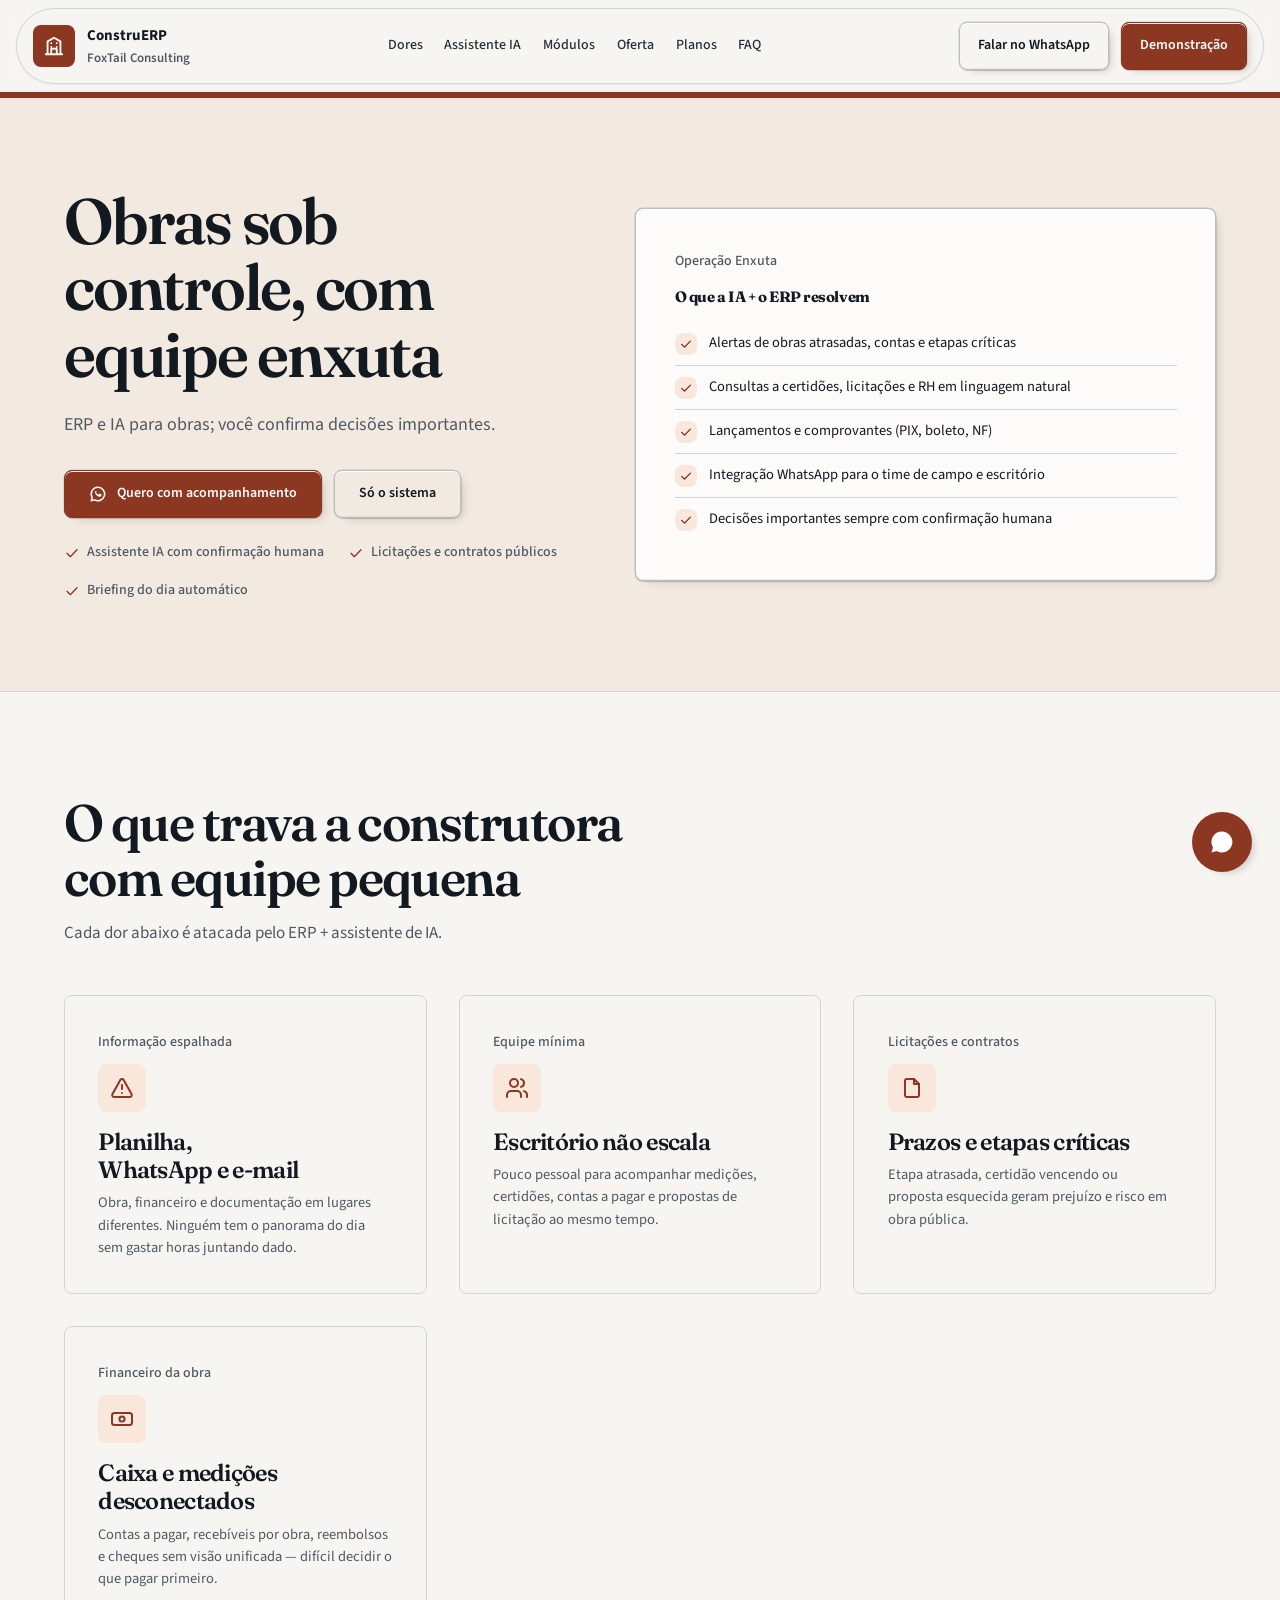
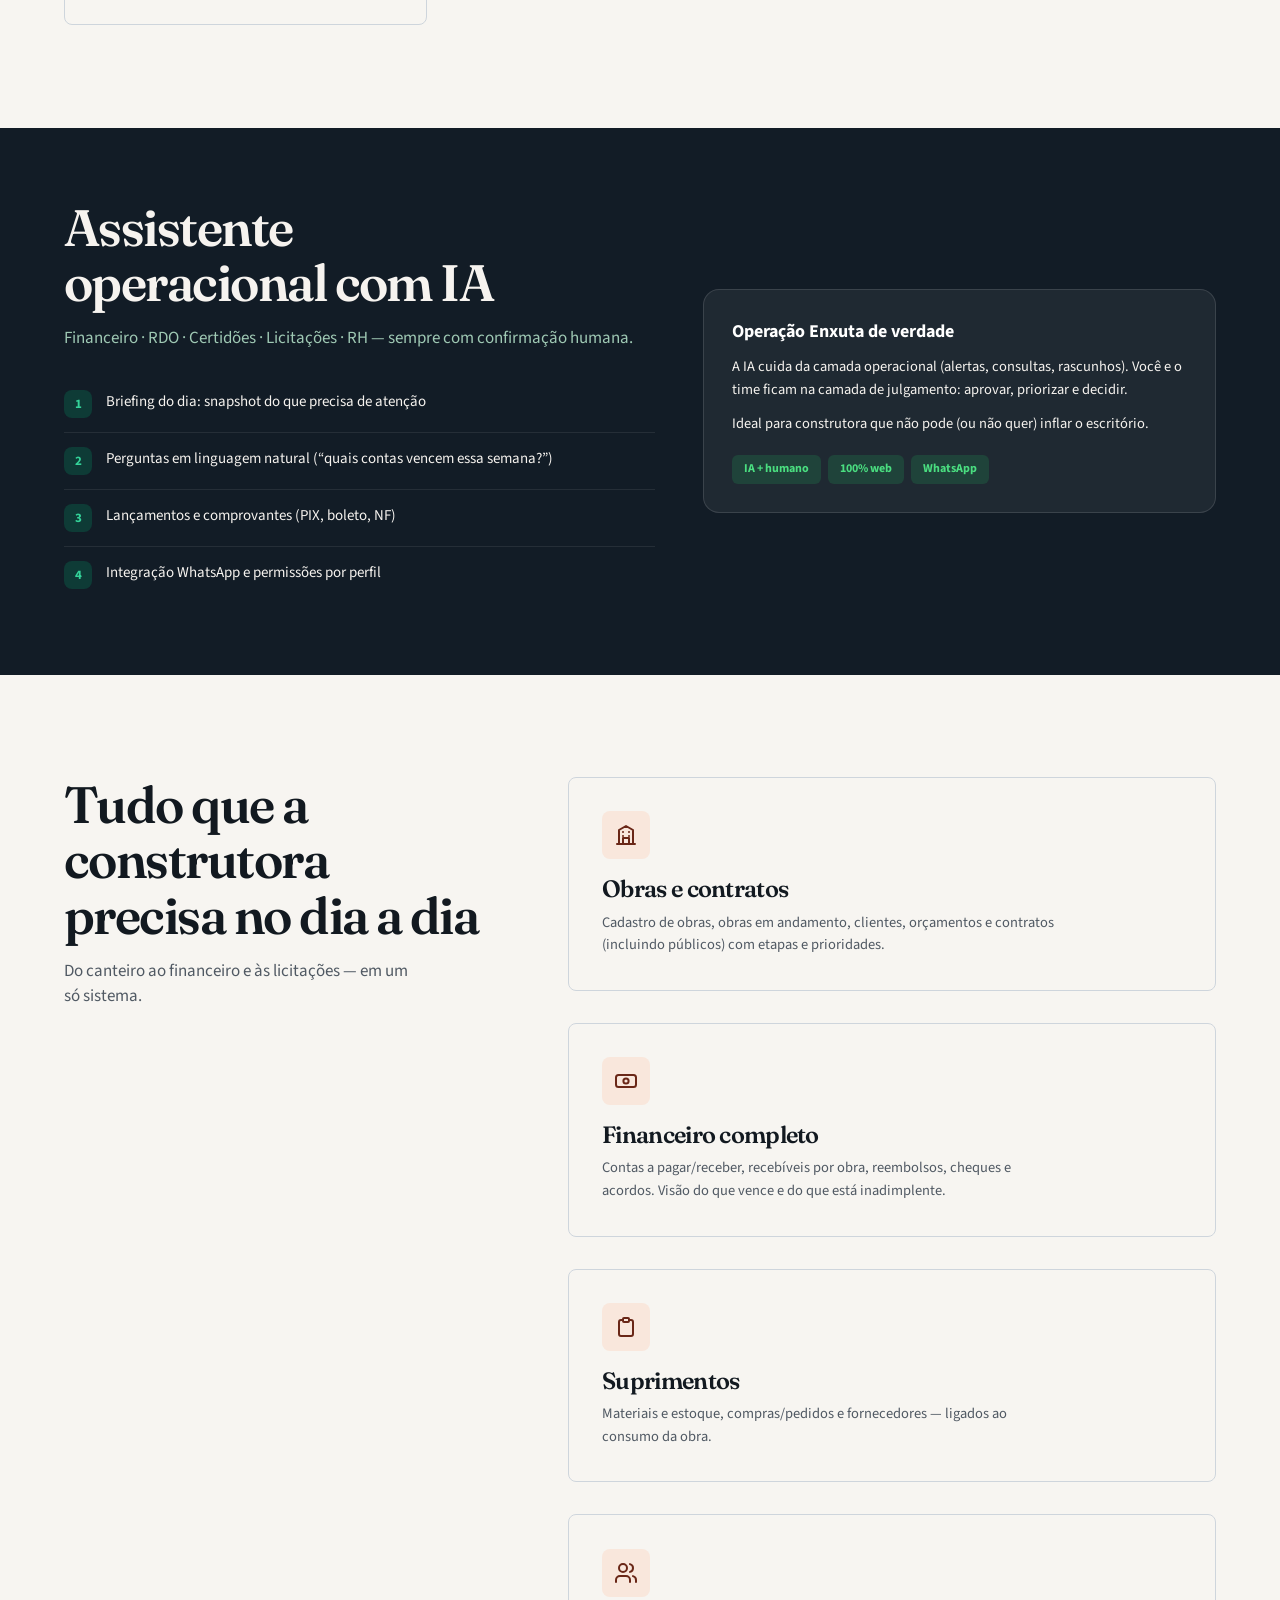
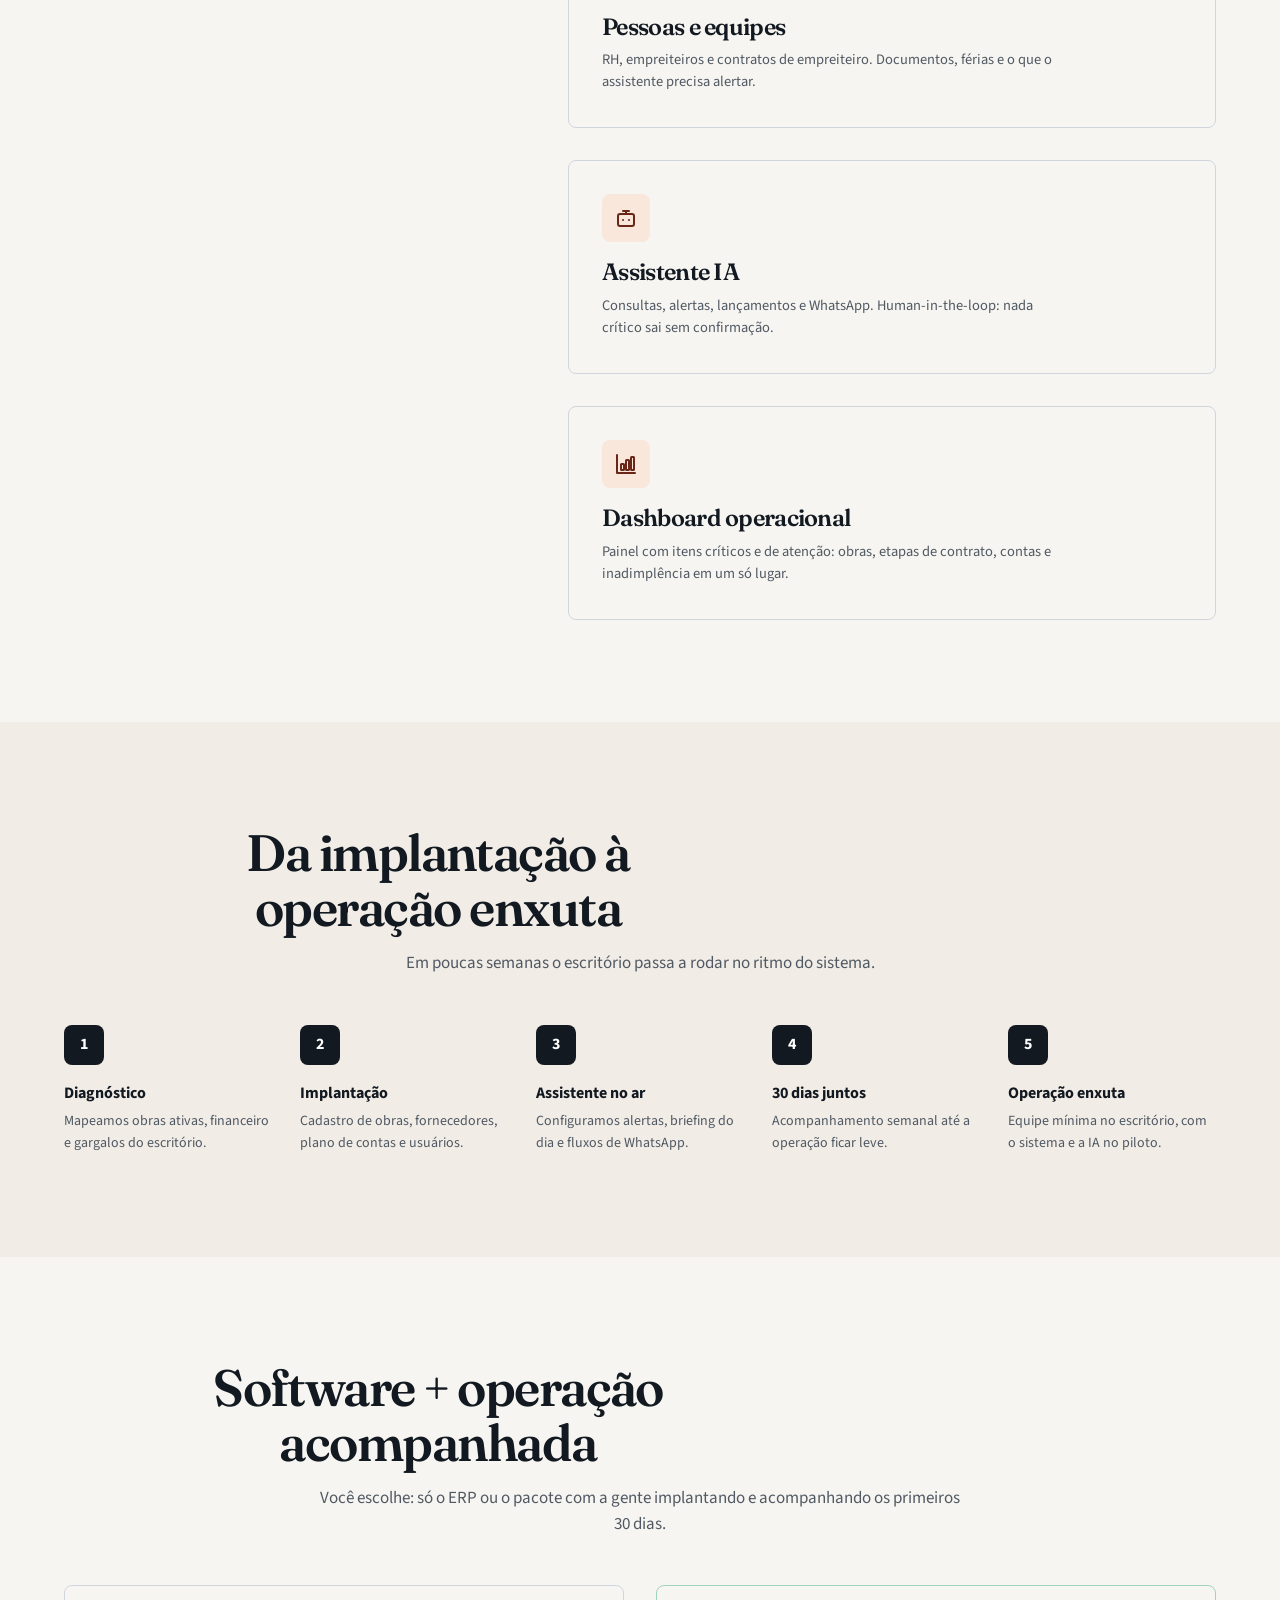
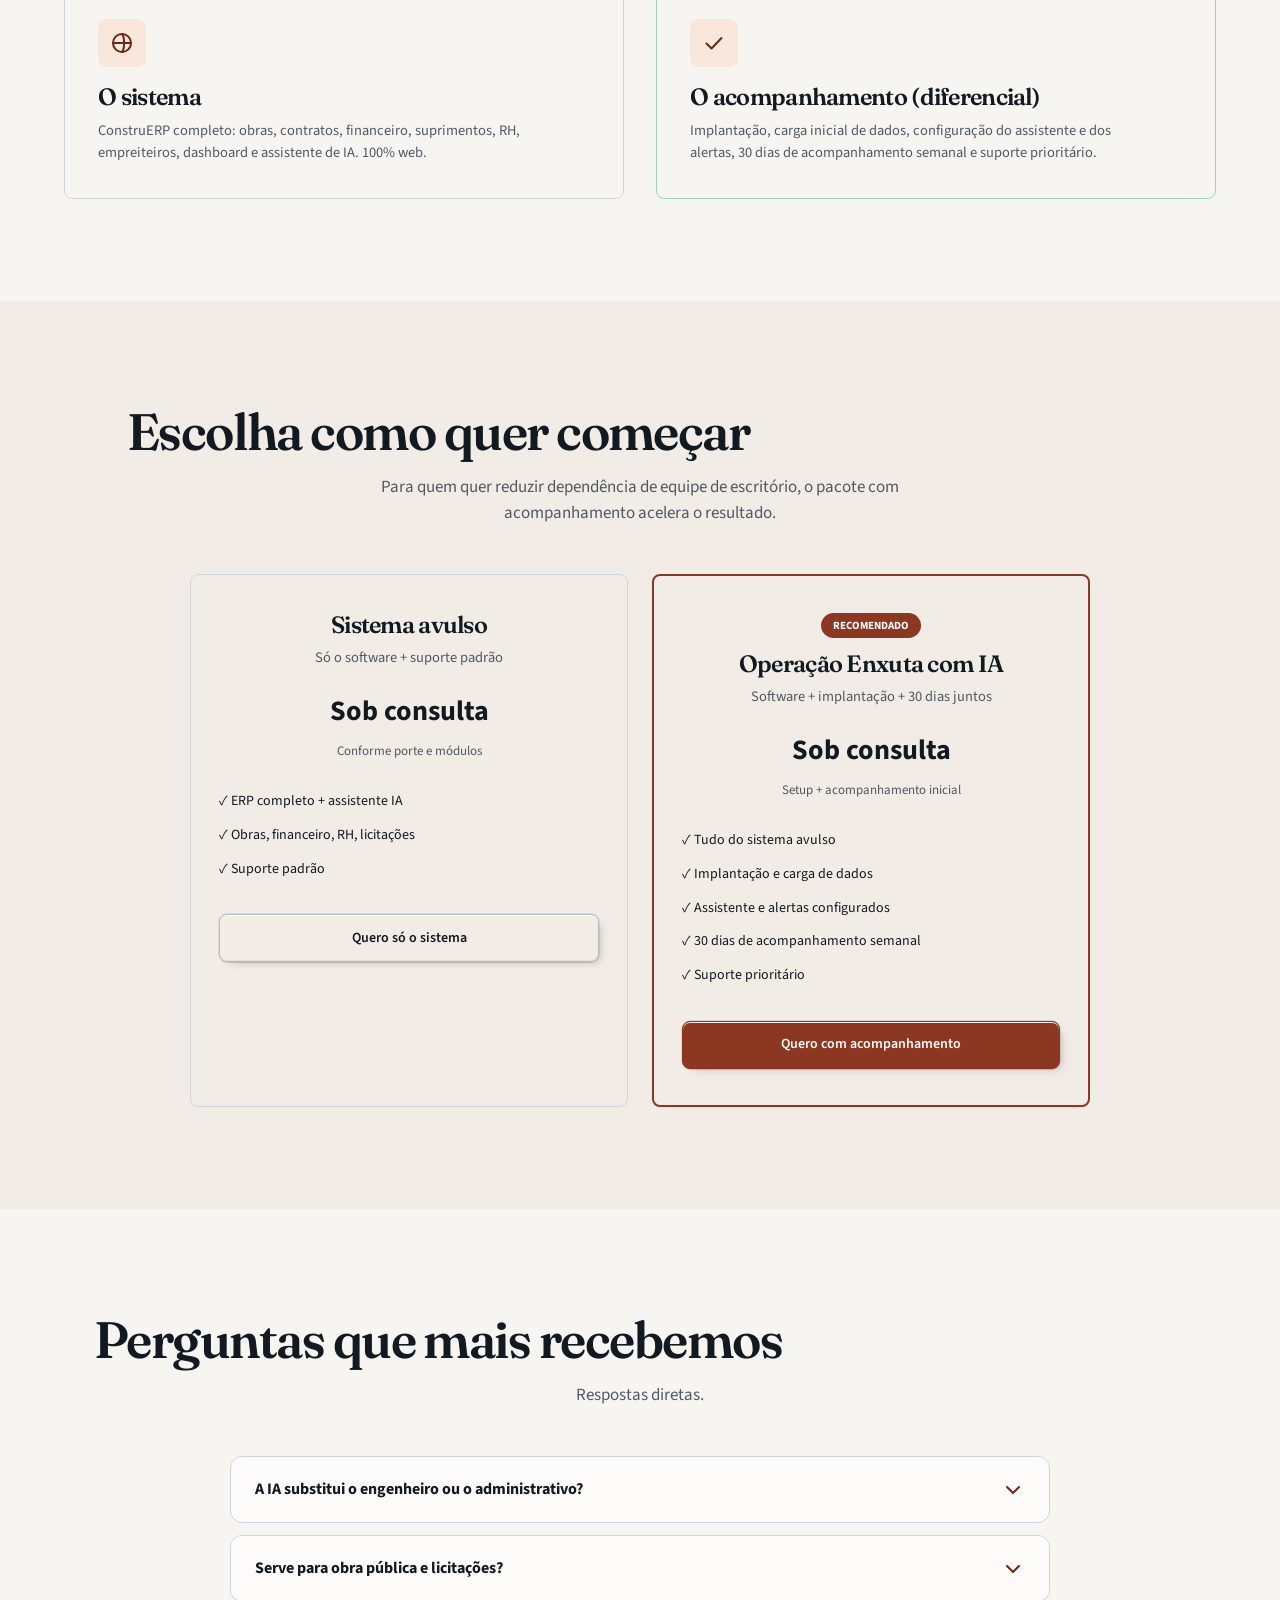
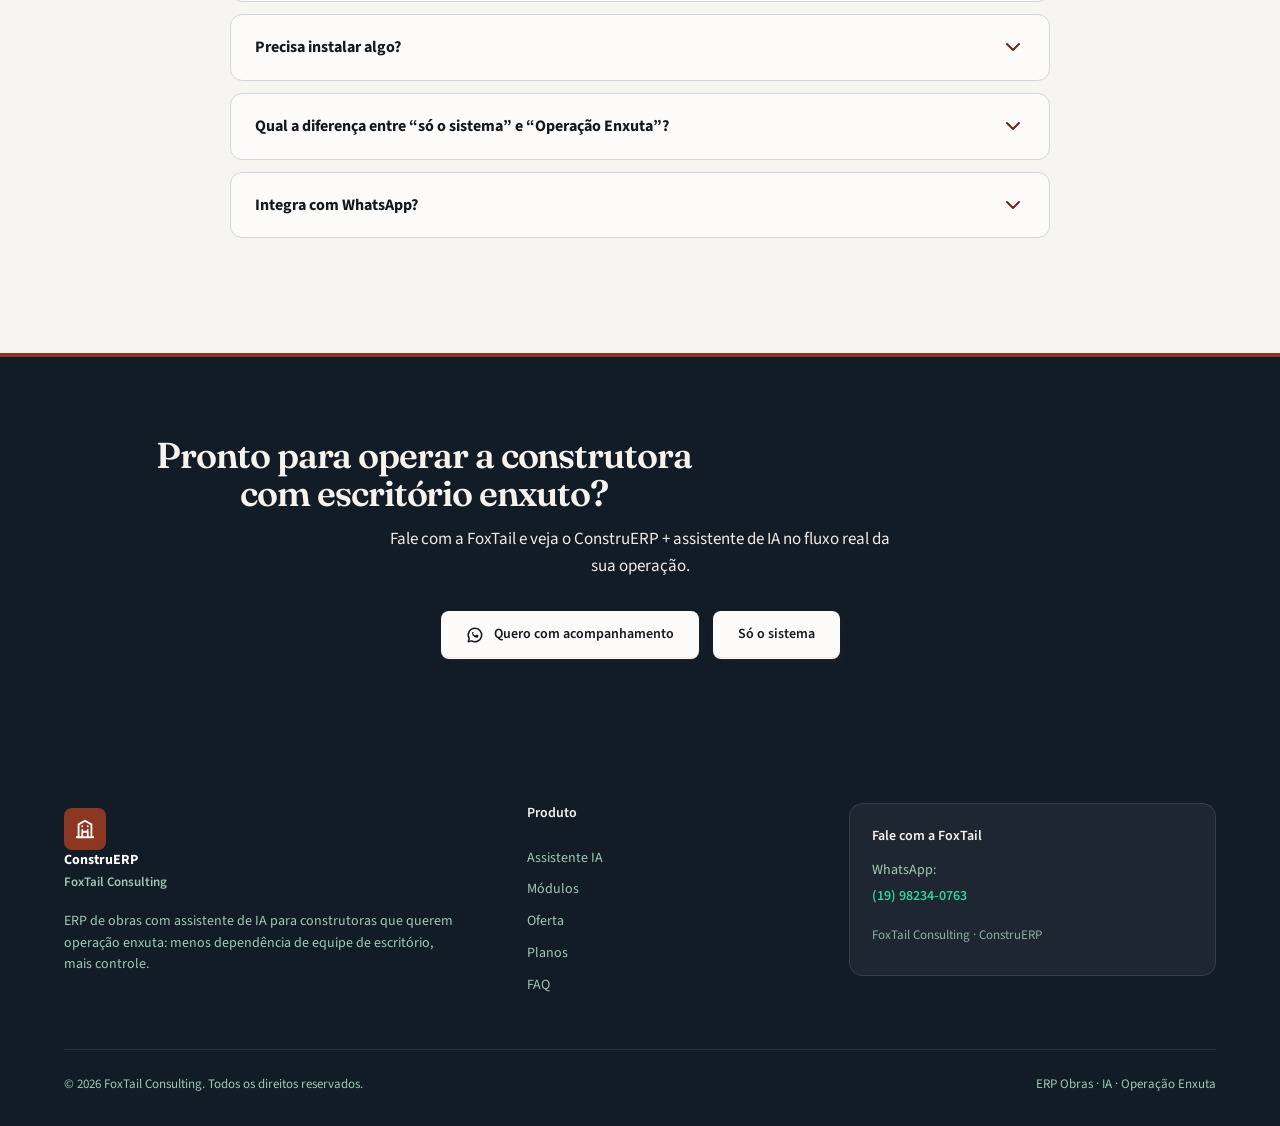
<file: Constru/index.html>
<!DOCTYPE html>
<html lang="pt-BR">
<head>
<meta charset="UTF-8">
<meta name="viewport" content="width=device-width, initial-scale=1.0">
<title>ERP Construtora com IA | Automação para Equipe Mínima de Escritório | FoxTail</title>
<meta name="description" content="ConstruERP: gestão de obras, licitações, financeiro e RH com assistente de IA. Automação total para construtora operar com equipe mínima de escritório. FoxTail Consulting.">
<meta name="keywords" content="ERP construtora, software gestão obras, licitações públicas, assistente IA construção, RDO digital, certidões, gestão empreiteiros">
<meta name="author" content="FoxTail Consulting">
<meta name="robots" content="index, follow">
<meta property="og:title" content="ERP Construtora com IA | Equipe mínima de escritório | FoxTail">
<meta property="og:description" content="Obras, contratos, financeiro, licitações e RH em um só sistema — com assistente de IA e confirmação humana. Feito para operação enxuta.">
<meta property="og:type" content="website">
<meta property="og:locale" content="pt_BR">
<meta name="twitter:card" content="summary_large_image">
<link rel="icon" href="data:image/svg+xml,<svg xmlns='http://www.w3.org/2000/svg' viewBox='0 0 100 100'><rect width='100' height='100' rx='22' fill='%23059669'/><path d='M20 70V35l30-12 30 12v35H20zm20-8h20v12H40V62z' fill='white'/></svg>" type="image/svg+xml">
<link rel="preconnect" href="https://fonts.googleapis.com">
<link rel="preconnect" href="https://fonts.gstatic.com" crossorigin>
<link href="https://fonts.googleapis.com/css2?family=Fraunces:opsz,wght@9..144,500;9..144,600;9..144,700&family=Source+Sans+3:wght@400;500;600;700&display=swap" rel="stylesheet">
<style>
/* Hallmark · redesign: full · theme: Coral · genre: modern-minimal · v2.0.0 */
/* Hallmark · pre-emit critique: P4 H4 E4 S5 R4 V4 · weakest: E, preserve the existing product UI */
:root{
  --bg:#f7f4ef; --bg-soft:#efe9df; --card:#fffcf7;
  --text:#1a1f1c; --muted:#5a635c;
  --emerald:#2f6f4e; --emerald-dark:#245a3f; --emerald-deep:#1a4030;
  --emerald-soft:rgba(47,111,78,.09);
  --amber:#b45309; --orange:#c2410c; --orange-soft:rgba(194,65,12,.08);
  --border:rgba(26,31,28,.12); --dark:#141a16; --dark-soft:#1c2620;
  --radius:10px; --shadow:0 1px 0 rgba(26,31,28,.06), 0 12px 32px rgba(26,31,28,.06);
  --shadow-lg:0 2px 0 rgba(26,31,28,.04), 0 28px 56px rgba(26,31,28,.10);
  --font-display:'Fraunces',Georgia,'Times New Roman',serif;
  --font-body:'Source Sans 3',system-ui,-apple-system,sans-serif;
}
*{margin:0;padding:0;box-sizing:border-box}
html{scroll-behavior:smooth}
body{font-family:var(--font-body);background:var(--bg);color:var(--text);line-height:1.6;-webkit-font-smoothing:antialiased}
a{color:inherit;text-decoration:none}
button{font-family:inherit;cursor:pointer;border:none;background:none}
.container{max-width:1180px;margin:0 auto;padding:0 24px}
section{padding:88px 0}
.eyebrow{display:inline-flex;align-items:center;gap:8px;font-size:12px;font-weight:600;letter-spacing:.06em;text-transform:uppercase;color:var(--emerald-dark);border-bottom:2px solid var(--emerald);padding:0 0 4px;margin-bottom:18px;border-radius:0;background:transparent}
.eyebrow.amber{color:var(--amber);background:var(--orange-soft)}
h2.section-title{font-family:var(--font-display);font-size:clamp(28px,4vw,40px);font-weight:600;line-height:1.2;letter-spacing:-.02em;margin-bottom:14px}
p.section-sub{font-size:17px;color:var(--muted);max-width:640px;margin-bottom:48px}
.center{text-align:center}
.center p.section-sub{margin-left:auto;margin-right:auto}
.svg-sprite{position:absolute;width:0;height:0;overflow:hidden}
.icon{width:24px;height:24px;stroke:currentColor;fill:none;stroke-width:2;stroke-linecap:round;stroke-linejoin:round;flex-shrink:0}
.btn{display:inline-flex;align-items:center;justify-content:center;gap:10px;padding:14px 26px;border-radius:12px;font-weight:700;font-size:15px;transition:transform .2s ease,box-shadow .2s ease,background .2s ease;white-space:nowrap}
.btn:hover{transform:none;filter:brightness(1.05)}
.btn-primary{background:var(--emerald);color:#fff;box-shadow:none}
.btn-primary:hover{background:var(--emerald-dark)}
.btn-orange{background:var(--orange);color:#fff;box-shadow:none}
.btn-outline{background:transparent;color:var(--text);border:2px solid var(--border)}
.btn-outline:hover{border-color:var(--emerald);color:var(--emerald-dark)}
.btn-light{background:#fff;color:var(--emerald-dark)}
.btn-whatsapp{background:#128C7E;color:#fff;box-shadow:none}
.btn-whatsapp:hover{background:#1da851}
.btn .icon{width:18px;height:18px}
header{position:fixed;top:0;left:0;right:0;z-index:100;background:rgba(247,244,239,.94);backdrop-filter:blur(8px);border-bottom:1px solid var(--border)}
.nav{display:flex;align-items:center;justify-content:space-between;height:72px}
.logo{display:flex;align-items:center;gap:12px;font-weight:700;font-size:15px}
.logo-mark{width:40px;height:40px;border-radius:8px;background:var(--emerald);display:flex;align-items:center;justify-content:center;color:#fff;box-shadow:none}
.logo-mark .icon{width:22px;height:22px}
.logo small{display:block;font-size:11px;font-weight:600;color:var(--muted)}
.nav-links{display:flex;align-items:center;gap:18px;font-size:13.5px;font-weight:600;color:var(--muted)}
.nav-links a:hover{color:var(--emerald-dark)}
.nav-cta{display:flex;align-items:center;gap:12px}
.nav-cta .btn{padding:10px 18px;font-size:14px}
.menu-toggle{display:none;color:var(--text)}
.hero{padding:132px 0 72px;position:relative;overflow:hidden;background:var(--bg);border-bottom:1px solid var(--border)}
.hero-grid{display:grid;grid-template-columns:1.05fr 1fr;gap:56px;align-items:center}
.hero h1{font-family:var(--font-display);font-size:clamp(30px,4.5vw,46px);font-weight:600;line-height:1.18;letter-spacing:-.02em;margin-bottom:20px}
.hero h1 .hl{color:var(--emerald-dark)}
.hero h1 .hl-amber{color:var(--orange)}
.hero p.lead{font-size:18px;color:var(--muted);margin-bottom:32px;max-width:540px}
.hero-ctas{display:flex;gap:14px;flex-wrap:wrap;margin-bottom:28px}
.hero-trust{display:flex;flex-wrap:wrap;gap:18px;font-size:13.5px;font-weight:600;color:var(--muted)}
.hero-trust span{display:inline-flex;align-items:center;gap:7px}
.hero-trust .icon{width:16px;height:16px;color:var(--emerald)}
.hero-visual{background:var(--card);border-radius:var(--radius);border:1px solid var(--border);box-shadow:var(--shadow);padding:28px;position:relative}
.hero-visual h3{font-size:15px;font-weight:700;margin-bottom:16px;color:var(--emerald-dark)}
.hero-visual ul{list-style:none}
.hero-visual li{display:flex;align-items:flex-start;gap:12px;padding:10px 0;border-bottom:1px solid var(--border);font-size:14.5px}
.hero-visual li:last-child{border-bottom:none}
.hero-visual .check{width:22px;height:22px;border-radius:50%;background:var(--emerald-soft);color:var(--emerald-dark);display:flex;align-items:center;justify-content:center;flex-shrink:0;margin-top:1px}
.hero-visual .check .icon{width:14px;height:14px}
.hero-badge{position:absolute;top:-12px;right:16px;background:var(--text);color:#fff;padding:6px 12px;border-radius:6px;font-size:12px;font-weight:600;box-shadow:none}
.grid{display:grid;grid-template-columns:repeat(auto-fit,minmax(280px,1fr));gap:22px}
.card{background:var(--card);border:1px solid var(--border);border-radius:var(--radius);padding:26px 26px 26px 22px;border-left:3px solid var(--emerald);transition:border-color .2s ease,box-shadow .2s ease}
.card:hover{box-shadow:var(--shadow);border-left-color:var(--orange)}
.card-icon{width:48px;height:48px;border-radius:12px;background:var(--emerald-soft);color:var(--emerald-dark);display:flex;align-items:center;justify-content:center;margin-bottom:16px}
.card-icon.amber{background:var(--orange-soft);color:var(--orange)}
.card h3{font-size:17px;font-weight:700;margin-bottom:8px}
.card p{font-size:14.5px;color:var(--muted)}
.card .dor-tag{display:inline-block;font-size:11.5px;font-weight:700;letter-spacing:.05em;text-transform:uppercase;color:var(--orange);background:var(--orange-soft);padding:4px 10px;border-radius:6px;margin-bottom:10px}
.highlight-band{background:linear-gradient(160deg,var(--dark) 0%,var(--dark-soft) 100%);color:#e8f5ee;padding:72px 0}
.highlight-band .section-title{color:#fff}
.highlight-band .section-sub{color:#9fc9b4}
.highlight-band .eyebrow{background:rgba(217,119,6,.18);color:#fbbf24}
.highlight-grid{display:grid;grid-template-columns:1.15fr 1fr;gap:48px;align-items:center}
.highlight-list{list-style:none;margin-top:24px}
.highlight-list li{display:flex;gap:14px;padding:14px 0;border-bottom:1px solid rgba(255,255,255,.08);font-size:15px}
.highlight-list li:last-child{border-bottom:none}
.highlight-list .num{width:28px;height:28px;border-radius:8px;background:rgba(5,150,105,.25);color:#34d399;display:flex;align-items:center;justify-content:center;font-weight:700;font-size:13px;flex-shrink:0}
.highlight-box{background:rgba(255,255,255,.06);border:1px solid rgba(255,255,255,.12);border-radius:16px;padding:28px}
.highlight-box h4{color:#fff;font-size:18px;margin-bottom:10px}
.highlight-box p{color:#9fc9b4;font-size:14.5px;margin-bottom:12px}
.highlight-box .tag{display:inline-block;background:rgba(37,211,102,.15);color:#4ade80;font-size:12px;font-weight:700;padding:5px 12px;border-radius:6px;margin:4px 4px 0 0}
.steps{display:grid;grid-template-columns:repeat(auto-fit,minmax(180px,1fr));gap:28px}
.step-num{width:40px;height:40px;border-radius:8px;background:var(--text);color:#fff;display:flex;align-items:center;justify-content:center;font-weight:700;font-size:16px;margin-bottom:16px;box-shadow:none}
.step h4{font-size:16px;font-weight:700;margin-bottom:6px}
.step p{font-size:14px;color:var(--muted)}
.diff-band{background:var(--bg-soft)}
.diff-grid{display:grid;grid-template-columns:repeat(auto-fit,minmax(240px,1fr));gap:22px}
.diff-card{background:var(--card);border:1px solid var(--border);border-radius:var(--radius);padding:26px}
.diff-card h3{font-size:16px;font-weight:700;margin-bottom:8px}
.diff-card p{font-size:14px;color:var(--muted)}
.faq{max-width:820px;margin:0 auto}
.faq-item{background:var(--card);border:1px solid var(--border);border-radius:12px;margin-bottom:12px;overflow:hidden}
.faq-q{width:100%;display:flex;align-items:center;justify-content:space-between;gap:16px;padding:20px 24px;font-size:16px;font-weight:700;text-align:left;color:var(--text)}
.faq-q .chev{transition:transform .3s ease;color:var(--emerald-dark);flex-shrink:0}
.faq-item.open .chev{transform:rotate(180deg)}
.faq-a{max-height:0;overflow:hidden;transition:max-height .35s ease}
.faq-a-inner{padding:0 24px 22px;font-size:14.5px;color:var(--muted);border-top:1px solid var(--border);padding-top:16px;margin:0 24px}
.faq-item.open .faq-a{max-height:500px}
.final-cta{background:var(--dark);color:#fff;text-align:center;padding:80px 0;border-top:4px solid var(--emerald)}
.final-cta h2{font-family:var(--font-display);font-size:clamp(26px,4vw,36px);font-weight:600;margin-bottom:14px}
.final-cta p{color:#b8e6d2;margin-bottom:32px;font-size:17px;max-width:560px;margin-left:auto;margin-right:auto}
footer{background:var(--dark);color:#9fc9b4;padding:64px 0 32px}
.footer-grid{display:grid;grid-template-columns:1.5fr 1fr 1.3fr;gap:40px;margin-bottom:48px}
.footer-col h4{color:#fff;font-size:14px;font-weight:700;text-transform:uppercase;letter-spacing:.06em;margin-bottom:18px}
.footer-col a{display:block;font-size:14px;padding:5px 0;color:#9fc9b4}
.footer-col a:hover{color:#34d399}
.footer-brand p{font-size:14px;margin-top:14px;max-width:300px}
.footer-brand .logo{color:#fff}
.footer-brand .logo small{color:#9fc9b4}
.footer-contact{background:rgba(255,255,255,.05);border:1px solid rgba(255,255,255,.10);border-radius:14px;padding:22px}
.footer-contact h4{color:#fff;margin-bottom:12px}
.footer-contact p{font-size:14px;margin-bottom:8px}
.footer-contact a{color:#34d399;font-weight:600}
.footer-bottom{border-top:1px solid rgba(255,255,255,.10);padding-top:24px;display:flex;justify-content:space-between;flex-wrap:wrap;gap:12px;font-size:13px}
.whatsapp-float{position:fixed;bottom:28px;right:28px;width:60px;height:60px;background:#25D366;border-radius:50%;display:flex;align-items:center;justify-content:center;box-shadow:0 8px 24px rgba(37,211,102,.45);z-index:999;transition:transform .2s}
.whatsapp-float:hover{transform:scale(1.08)}
.whatsapp-float svg{width:28px;height:28px;fill:#fff}
.reveal{opacity:0;transform:translateY(24px);transition:opacity .7s ease,transform .7s ease}
.reveal.visible{opacity:1;transform:translateY(0)}
@media (max-width:960px){
  .hero-grid,.highlight-grid{grid-template-columns:1fr;gap:40px}
  .footer-grid{grid-template-columns:1fr 1fr}
  .nav-links{display:none;position:absolute;top:72px;left:0;right:0;background:var(--bg);flex-direction:column;gap:0;padding:12px 24px;border-bottom:1px solid var(--border);box-shadow:var(--shadow)}
  .nav-links.open{display:flex}
  .nav-links a{padding:14px 0;border-bottom:1px solid var(--border);width:100%}
  .menu-toggle{display:block}
  .nav-cta .btn-outline{display:none}
  section{padding:64px 0}
}
@media (max-width:560px){
  .footer-grid{grid-template-columns:1fr}
  .hero-ctas .btn{width:100%}
  .whatsapp-float{bottom:20px;right:20px;width:54px;height:54px}
}
</style>
<script type="application/ld+json">
{
  "@context": "https://schema.org",
  "@type": "SoftwareApplication",
  "name": "ConstruERP — FoxTail",
  "applicationCategory": "BusinessApplication",
  "operatingSystem": "Web",
  "description": "ERP para construtoras com assistente de IA: obras, licitações, financeiro, RH, certidões e RDO. Automação para equipe mínima de escritório.",
  "author": {"@type": "Organization", "name": "FoxTail Consulting"}
}
</script>
<link rel="stylesheet" href="../tokens.css">
<link rel="stylesheet" href="../base.css">
</head>
<body data-page="construction">
<svg class="svg-sprite" xmlns="http://www.w3.org/2000/svg">
  <symbol id="i-check" viewBox="0 0 24 24"><path d="M4.5 12.5l5 5L19.5 7"/></symbol>
  <symbol id="i-arrow" viewBox="0 0 24 24"><path d="M4 12h15M13 6l6 6-6 6"/></symbol>
  <symbol id="i-globe" viewBox="0 0 24 24"><circle cx="12" cy="12" r="9"/><path d="M3 12h18M12 3c2.8 3 2.8 15 0 18"/></symbol>
  <symbol id="i-building" viewBox="0 0 24 24"><path d="M3 21h18M5 21V7l7-4 7 4v14M9 21v-6h6v6M9 9h.01M15 9h.01M9 13h.01M15 13h.01"/></symbol>
  <symbol id="i-bot" viewBox="0 0 24 24"><rect x="4" y="8" width="16" height="12" rx="2"/><path d="M12 8V5M9 5h6M9 14h.01M15 14h.01"/></symbol>
  <symbol id="i-cash" viewBox="0 0 24 24"><rect x="2" y="6" width="20" height="12" rx="2.5"/><circle cx="12" cy="12" r="2.6"/></symbol>
  <symbol id="i-file" viewBox="0 0 24 24"><path d="M14 3H7a2 2 0 0 0-2 2v14a2 2 0 0 0 2 2h10a2 2 0 0 0 2-2V8z"/><path d="M14 3v5h5"/></symbol>
  <symbol id="i-users" viewBox="0 0 24 24"><path d="M16 21v-2a4 4 0 0 0-4-4H6a4 4 0 0 0-4 4v2"/><circle cx="9" cy="7" r="4"/><path d="M22 21v-2a4 4 0 0 0-3-3.87M16 3.13a4 4 0 0 1 0 7.75"/></symbol>
  <symbol id="i-alert" viewBox="0 0 24 24"><path d="M12 9v4M12 17h.01"/><path d="M10.3 3.9L2.5 18a2 2 0 0 0 1.7 3h15.6a2 2 0 0 0 1.7-3L13.7 3.9a2 2 0 0 0-3.4 0z"/></symbol>
  <symbol id="i-chart" viewBox="0 0 24 24"><path d="M3 3v18h18"/><rect x="7" y="12" width="3" height="6" rx=".5"/><rect x="12" y="8" width="3" height="10" rx=".5"/><rect x="17" y="5" width="3" height="13" rx=".5"/></symbol>
  <symbol id="i-lock" viewBox="0 0 24 24"><rect x="5" y="11" width="14" height="9.5" rx="2"/><path d="M8 11V8a4 4 0 0 1 8 0v3"/></symbol>
  <symbol id="i-globe2" viewBox="0 0 24 24"><circle cx="12" cy="12" r="9"/><path d="M3 12h18M12 3c2.8 3 2.8 15 0 18"/></symbol>
  <symbol id="i-chev" viewBox="0 0 24 24"><path d="M6 9l6 6 6-6"/></symbol>
  <symbol id="i-menu" viewBox="0 0 24 24"><path d="M4 7h16M4 12h16M4 17h16"/></symbol>
  <symbol id="i-x" viewBox="0 0 24 24"><path d="M6 6l12 12M18 6L6 18"/></symbol>
  <symbol id="i-whats" viewBox="0 0 24 24"><path d="M12 3a9 9 0 0 0-7.7 13.7L3 21l4.4-1.2A9 9 0 1 0 12 3z"/><path d="M9 8.5c.3 2 2 3.8 4 4.2l1.3-1.3 2.2 1v1.6c0 .8-.7 1.5-1.5 1.5A7.5 7.5 0 0 1 8 9.5c0-.8.7-1.5 1.5-1.5h1l-1.5 2z" fill="currentColor" stroke="none"/></symbol>
  <symbol id="i-clipboard" viewBox="0 0 24 24"><path d="M9 5H7a2 2 0 0 0-2 2v12a2 2 0 0 0 2 2h10a2 2 0 0 0 2-2V7a2 2 0 0 0-2-2h-2"/><rect x="9" y="3" width="6" height="4" rx="1"/></symbol>
</svg>

<header>
  <div class="container nav">
    <a href="#topo" class="logo">
      <span class="logo-mark"><svg class="icon"><use href="#i-building"/></svg></span>
      <span>ConstruERP<small>FoxTail Consulting</small></span>
    </a>
    <nav class="nav-links" id="navLinks">
      <a href="#dores">Dores</a>
      <a href="#assistente">Assistente IA</a>
      <a href="#modulos">Módulos</a>
      <a href="#oferta">Oferta</a>
      <a href="#planos">Planos</a>
      <a href="#faq">FAQ</a>
    </nav>
    <div class="nav-cta">
      <a href="https://wa.me/5519982340763?text=Olá! Quero saber mais sobre o ConstruERP" class="btn btn-outline" target="_blank" rel="noopener">Falar no WhatsApp</a>
      <a href="https://wa.me/5519982340763?text=Olá! Quero a oferta Operação Enxuta com IA (ConstruERP + acompanhamento)" class="btn btn-primary" target="_blank" rel="noopener">Demonstração</a>
      <button class="menu-toggle" id="menuToggle" aria-label="Menu"><svg class="icon"><use href="#i-menu"/></svg></button>
    </div>
  </div>
</header>

<!-- HERO -->
<section class="hero" id="topo">
  <div class="container hero-grid">
    <div class="reveal">
      <h1>Obras sob controle, com equipe enxuta</h1>
      <p class="lead">ERP e IA para obras; você confirma decisões importantes.</p>
      <div class="hero-ctas">
        <a href="https://wa.me/5519982340763?text=Olá! Quero a oferta Operação Enxuta com IA (ConstruERP + implantação + 30 dias de acompanhamento)" class="btn btn-whatsapp" target="_blank" rel="noopener">
          <svg class="icon"><use href="#i-whats"/></svg> Quero com acompanhamento
        </a>
        <a href="https://wa.me/5519982340763?text=Olá! Quero só o sistema ConstruERP por enquanto" class="btn btn-outline" target="_blank" rel="noopener">Só o sistema</a>
      </div>
      <div class="hero-trust">
        <span><svg class="icon"><use href="#i-check"/></svg> Assistente IA com confirmação humana</span>
        <span><svg class="icon"><use href="#i-check"/></svg> Licitações e contratos públicos</span>
        <span><svg class="icon"><use href="#i-check"/></svg> Briefing do dia automático</span>
      </div>
    </div>
    <div class="hero-visual reveal">
      <div class="hero-badge">Operação Enxuta</div>
      <h3>O que a IA + o ERP resolvem</h3>
      <ul>
        <li><span class="check"><svg class="icon"><use href="#i-check"/></svg></span> Alertas de obras atrasadas, contas e etapas críticas</li>
        <li><span class="check"><svg class="icon"><use href="#i-check"/></svg></span> Consultas a certidões, licitações e RH em linguagem natural</li>
        <li><span class="check"><svg class="icon"><use href="#i-check"/></svg></span> Lançamentos e comprovantes (PIX, boleto, NF)</li>
        <li><span class="check"><svg class="icon"><use href="#i-check"/></svg></span> Integração WhatsApp para o time de campo e escritório</li>
        <li><span class="check"><svg class="icon"><use href="#i-check"/></svg></span> Decisões importantes sempre com confirmação humana</li>
      </ul>
    </div>
  </div>
</section>

<!-- DORES -->
<section id="dores">
  <div class="container">
    <div class="reveal">
      <h2 class="section-title">O que trava a construtora com equipe pequena</h2>
      <p class="section-sub">Cada dor abaixo é atacada pelo ERP + assistente de IA.</p>
    </div>
    <div class="grid">
      <div class="card reveal">
        <span class="dor-tag">Informação espalhada</span>
        <div class="card-icon amber"><svg class="icon"><use href="#i-alert"/></svg></div>
        <h3>Planilha, WhatsApp e e-mail</h3>
        <p>Obra, financeiro e documentação em lugares diferentes. Ninguém tem o panorama do dia sem gastar horas juntando dado.</p>
      </div>
      <div class="card reveal">
        <span class="dor-tag">Equipe mínima</span>
        <div class="card-icon amber"><svg class="icon"><use href="#i-users"/></svg></div>
        <h3>Escritório não escala</h3>
        <p>Pouco pessoal para acompanhar medições, certidões, contas a pagar e propostas de licitação ao mesmo tempo.</p>
      </div>
      <div class="card reveal">
        <span class="dor-tag">Licitações e contratos</span>
        <div class="card-icon amber"><svg class="icon"><use href="#i-file"/></svg></div>
        <h3>Prazos e etapas críticas</h3>
        <p>Etapa atrasada, certidão vencendo ou proposta esquecida geram prejuízo e risco em obra pública.</p>
      </div>
      <div class="card reveal">
        <span class="dor-tag">Financeiro da obra</span>
        <div class="card-icon amber"><svg class="icon"><use href="#i-cash"/></svg></div>
        <h3>Caixa e medições desconectados</h3>
        <p>Contas a pagar, recebíveis por obra, reembolsos e cheques sem visão unificada — difícil decidir o que pagar primeiro.</p>
      </div>
    </div>
  </div>
</section>

<!-- ASSISTENTE IA -->
<section class="highlight-band" id="assistente">
  <div class="container">
    <div class="highlight-grid">
      <div class="reveal">
        <h2 class="section-title">Assistente operacional com IA</h2>
        <p class="section-sub" style="color:#9fc9b4;margin-bottom:0">Financeiro · RDO · Certidões · Licitações · RH — sempre com confirmação humana.</p>
        <ul class="highlight-list">
          <li><span class="num">1</span> Briefing do dia: snapshot do que precisa de atenção</li>
          <li><span class="num">2</span> Perguntas em linguagem natural (“quais contas vencem essa semana?”)</li>
          <li><span class="num">3</span> Lançamentos e comprovantes (PIX, boleto, NF)</li>
          <li><span class="num">4</span> Integração WhatsApp e permissões por perfil</li>
        </ul>
      </div>
      <div class="highlight-box reveal">
        <h4>Operação Enxuta de verdade</h4>
        <p>A IA cuida da camada operacional (alertas, consultas, rascunhos). Você e o time ficam na camada de julgamento: aprovar, priorizar e decidir.</p>
        <p style="margin-bottom:0">Ideal para construtora que não pode (ou não quer) inflar o escritório.</p>
        <div style="margin-top:16px">
          <span class="tag">IA + humano</span>
          <span class="tag">100% web</span>
          <span class="tag">WhatsApp</span>
        </div>
      </div>
    </div>
  </div>
</section>

<!-- MÓDULOS -->
<section id="modulos">
  <div class="container">
    <div class="reveal center">
      <h2 class="section-title">Tudo que a construtora precisa no dia a dia</h2>
      <p class="section-sub">Do canteiro ao financeiro e às licitações — em um só sistema.</p>
    </div>
    <div class="grid">
      <div class="card reveal">
        <div class="card-icon"><svg class="icon"><use href="#i-building"/></svg></div>
        <h3>Obras e contratos</h3>
        <p>Cadastro de obras, obras em andamento, clientes, orçamentos e contratos (incluindo públicos) com etapas e prioridades.</p>
      </div>
      <div class="card reveal">
        <div class="card-icon"><svg class="icon"><use href="#i-cash"/></svg></div>
        <h3>Financeiro completo</h3>
        <p>Contas a pagar/receber, recebíveis por obra, reembolsos, cheques e acordos. Visão do que vence e do que está inadimplente.</p>
      </div>
      <div class="card reveal">
        <div class="card-icon"><svg class="icon"><use href="#i-clipboard"/></svg></div>
        <h3>Suprimentos</h3>
        <p>Materiais e estoque, compras/pedidos e fornecedores — ligados ao consumo da obra.</p>
      </div>
      <div class="card reveal">
        <div class="card-icon"><svg class="icon"><use href="#i-users"/></svg></div>
        <h3>Pessoas e equipes</h3>
        <p>RH, empreiteiros e contratos de empreiteiro. Documentos, férias e o que o assistente precisa alertar.</p>
      </div>
      <div class="card reveal">
        <div class="card-icon"><svg class="icon"><use href="#i-bot"/></svg></div>
        <h3>Assistente IA</h3>
        <p>Consultas, alertas, lançamentos e WhatsApp. Human-in-the-loop: nada crítico sai sem confirmação.</p>
      </div>
      <div class="card reveal">
        <div class="card-icon"><svg class="icon"><use href="#i-chart"/></svg></div>
        <h3>Dashboard operacional</h3>
        <p>Painel com itens críticos e de atenção: obras, etapas de contrato, contas e inadimplência em um só lugar.</p>
      </div>
    </div>
  </div>
</section>

<!-- COMO FUNCIONA -->
<section id="como-funciona" style="background:var(--bg-soft)">
  <div class="container">
    <div class="reveal center">
      <h2 class="section-title">Da implantação à operação enxuta</h2>
      <p class="section-sub">Em poucas semanas o escritório passa a rodar no ritmo do sistema.</p>
    </div>
    <div class="steps">
      <div class="step reveal">
        <div class="step-num">1</div>
        <h4>Diagnóstico</h4>
        <p>Mapeamos obras ativas, financeiro e gargalos do escritório.</p>
      </div>
      <div class="step reveal">
        <div class="step-num">2</div>
        <h4>Implantação</h4>
        <p>Cadastro de obras, fornecedores, plano de contas e usuários.</p>
      </div>
      <div class="step reveal">
        <div class="step-num">3</div>
        <h4>Assistente no ar</h4>
        <p>Configuramos alertas, briefing do dia e fluxos de WhatsApp.</p>
      </div>
      <div class="step reveal">
        <div class="step-num">4</div>
        <h4>30 dias juntos</h4>
        <p>Acompanhamento semanal até a operação ficar leve.</p>
      </div>
      <div class="step reveal">
        <div class="step-num">5</div>
        <h4>Operação enxuta</h4>
        <p>Equipe mínima no escritório, com o sistema e a IA no piloto.</p>
      </div>
    </div>
  </div>
</section>

<!-- OFERTA -->
<section id="oferta">
  <div class="container">
    <div class="reveal center">
      <h2 class="section-title">Software + operação acompanhada</h2>
      <p class="section-sub">Você escolhe: só o ERP ou o pacote com a gente implantando e acompanhando os primeiros 30 dias.</p>
    </div>
    <div class="grid">
      <div class="card reveal">
        <div class="card-icon"><svg class="icon"><use href="#i-globe2"/></svg></div>
        <h3>O sistema</h3>
        <p>ConstruERP completo: obras, contratos, financeiro, suprimentos, RH, empreiteiros, dashboard e assistente de IA. 100% web.</p>
      </div>
      <div class="card reveal" style="border-color:rgba(5,150,105,.35)">
        <div class="card-icon"><svg class="icon"><use href="#i-check"/></svg></div>
        <h3>O acompanhamento (diferencial)</h3>
        <p>Implantação, carga inicial de dados, configuração do assistente e dos alertas, 30 dias de acompanhamento semanal e suporte prioritário.</p>
      </div>
    </div>
  </div>
</section>

<!-- PLANOS -->
<section id="planos" class="diff-band">
  <div class="container">
    <div class="reveal center">
      <h2 class="section-title">Escolha como quer começar</h2>
      <p class="section-sub">Para quem quer reduzir dependência de equipe de escritório, o pacote com acompanhamento acelera o resultado.</p>
    </div>
    <div class="grid" style="grid-template-columns:repeat(auto-fit,minmax(300px,1fr));gap:24px;max-width:900px;margin:0 auto">
      <div class="card reveal" style="text-align:center;padding:36px 28px">
        <h3 style="margin-bottom:8px">Sistema avulso</h3>
        <p style="color:var(--muted);margin-bottom:20px">Só o software + suporte padrão</p>
        <div style="font-size:28px;font-weight:700;margin-bottom:8px">Sob consulta</div>
        <p style="font-size:13px;color:var(--muted);margin-bottom:24px">Conforme porte e módulos</p>
        <ul style="list-style:none;text-align:left;margin-bottom:28px;font-size:14px">
          <li style="padding:6px 0">✓ ERP completo + assistente IA</li>
          <li style="padding:6px 0">✓ Obras, financeiro, RH, licitações</li>
          <li style="padding:6px 0">✓ Suporte padrão</li>
        </ul>
        <a href="https://wa.me/5519982340763?text=Olá! Quero só o sistema ConstruERP (sem pacote de acompanhamento)" class="btn btn-outline" target="_blank" rel="noopener" style="width:100%">Quero só o sistema</a>
      </div>
      <div class="card reveal" style="text-align:center;padding:36px 28px;border:2px solid var(--emerald);box-shadow:var(--shadow)">
        <div style="display:inline-block;background:var(--emerald);color:#fff;font-size:11px;font-weight:700;padding:4px 12px;border-radius:999px;margin-bottom:12px">RECOMENDADO</div>
        <h3 style="margin-bottom:8px">Operação Enxuta com IA</h3>
        <p style="color:var(--muted);margin-bottom:20px">Software + implantação + 30 dias juntos</p>
        <div style="font-size:28px;font-weight:700;margin-bottom:8px">Sob consulta</div>
        <p style="font-size:13px;color:var(--muted);margin-bottom:24px">Setup + acompanhamento inicial</p>
        <ul style="list-style:none;text-align:left;margin-bottom:28px;font-size:14px">
          <li style="padding:6px 0">✓ Tudo do sistema avulso</li>
          <li style="padding:6px 0">✓ Implantação e carga de dados</li>
          <li style="padding:6px 0">✓ Assistente e alertas configurados</li>
          <li style="padding:6px 0">✓ 30 dias de acompanhamento semanal</li>
          <li style="padding:6px 0">✓ Suporte prioritário</li>
        </ul>
        <a href="https://wa.me/5519982340763?text=Olá! Quero a oferta Operação Enxuta com IA (ConstruERP + implantação + 30 dias)" class="btn btn-primary" target="_blank" rel="noopener" style="width:100%">Quero com acompanhamento</a>
      </div>
    </div>
  </div>
</section>

<!-- FAQ -->
<section id="faq">
  <div class="container">
    <div class="reveal center">
      <h2 class="section-title">Perguntas que mais recebemos</h2>
      <p class="section-sub">Respostas diretas.</p>
    </div>
    <div class="faq reveal">
      <div class="faq-item">
        <button class="faq-q">A IA substitui o engenheiro ou o administrativo?<svg class="icon chev"><use href="#i-chev"/></svg></button>
        <div class="faq-a"><div class="faq-a-inner">Não. A IA assume tarefas operacionais (alertas, consultas, rascunhos de lançamento). Decisões e aprovações continuam com a equipe — sempre com confirmação humana.</div></div>
      </div>
      <div class="faq-item">
        <button class="faq-q">Serve para obra pública e licitações?<svg class="icon chev"><use href="#i-chev"/></svg></button>
        <div class="faq-a"><div class="faq-a-inner">Sim. O sistema trata contratos públicos, etapas críticas, certidões e acompanhamento de licitações/propostas, com alertas no dashboard e no assistente.</div></div>
      </div>
      <div class="faq-item">
        <button class="faq-q">Precisa instalar algo?<svg class="icon chev"><use href="#i-chev"/></svg></button>
        <div class="faq-a"><div class="faq-a-inner">Não. É 100% web. Funciona no navegador do escritório e pode ser acessado de onde a equipe estiver.</div></div>
      </div>
      <div class="faq-item">
        <button class="faq-q">Qual a diferença entre “só o sistema” e “Operação Enxuta”?<svg class="icon chev"><use href="#i-chev"/></svg></button>
        <div class="faq-a"><div class="faq-a-inner">No plano só sistema você recebe o ERP e o suporte padrão. Na Operação Enxuta fazemos a implantação, configuramos o assistente e os alertas e acompanhamos 30 dias para a operação ficar leve de verdade.</div></div>
      </div>
      <div class="faq-item">
        <button class="faq-q">Integra com WhatsApp?<svg class="icon chev"><use href="#i-chev"/></svg></button>
        <div class="faq-a"><div class="faq-a-inner">Sim. O assistente tem módulo de WhatsApp e permissões, para o escritório e o campo trabalharem no mesmo fluxo de informações.</div></div>
      </div>
    </div>
  </div>
</section>

<!-- CTA FINAL -->
<section class="final-cta" id="contato">
  <div class="container reveal">
    <h2>Pronto para operar a construtora com escritório enxuto?</h2>
    <p>Fale com a FoxTail e veja o ConstruERP + assistente de IA no fluxo real da sua operação.</p>
    <div style="display:flex;gap:14px;justify-content:center;flex-wrap:wrap">
      <a href="https://wa.me/5519982340763?text=Olá! Quero a oferta Operação Enxuta com IA (ConstruERP)" class="btn btn-light" target="_blank" rel="noopener">
        <svg class="icon"><use href="#i-whats"/></svg> Quero com acompanhamento
      </a>
      <a href="https://wa.me/5519982340763?text=Olá! Quero só o sistema ConstruERP" class="btn btn-orange" target="_blank" rel="noopener">Só o sistema</a>
    </div>
  </div>
</section>

<footer>
  <div class="container">
    <div class="footer-grid">
      <div class="footer-col footer-brand">
        <a href="#topo" class="logo">
          <span class="logo-mark"><svg class="icon"><use href="#i-building"/></svg></span>
          <span>ConstruERP<small>FoxTail Consulting</small></span>
        </a>
        <p>ERP de obras com assistente de IA para construtoras que querem operação enxuta: menos dependência de equipe de escritório, mais controle.</p>
      </div>
      <div class="footer-col">
        <h4>Produto</h4>
        <a href="#assistente">Assistente IA</a>
        <a href="#modulos">Módulos</a>
        <a href="#oferta">Oferta</a>
        <a href="#planos">Planos</a>
        <a href="#faq">FAQ</a>
      </div>
      <div class="footer-col">
        <div class="footer-contact">
          <h4>Fale com a FoxTail</h4>
          <p>WhatsApp: <a href="https://wa.me/5519982340763" target="_blank" rel="noopener">(19) 98234-0763</a></p>
          <p style="margin-top:12px;font-size:13px;opacity:.85">FoxTail Consulting · ConstruERP</p>
        </div>
      </div>
    </div>
    <div class="footer-bottom">
      <span>&copy; 2026 FoxTail Consulting. Todos os direitos reservados.</span>
      <span>ERP Obras · IA · Operação Enxuta</span>
    </div>
  </div>
</footer>

<a href="https://wa.me/5519982340763?text=Olá! Vim pelo site e quero a oferta Operação Enxuta com IA (ConstruERP)"
   class="whatsapp-float" target="_blank" rel="noopener" aria-label="WhatsApp">
  <svg viewBox="0 0 24 24"><path d="M12 3a9 9 0 0 0-7.7 13.7L3 21l4.4-1.2A9 9 0 1 0 12 3z"/><path d="M9 8.5c.3 2 2 3.8 4 4.2l1.3-1.3 2.2 1v1.6c0 .8-.7 1.5-1.5 1.5A7.5 7.5 0 0 1 8 9.5c0-.8.7-1.5 1.5-1.5h1l-1.5 2z" fill="#fff"/></svg>
</a>

<script>
(function(){
  var io = new IntersectionObserver(function(entries){
    entries.forEach(function(e){
      if(e.isIntersecting){ e.target.classList.add('visible'); io.unobserve(e.target); }
    });
  }, {threshold:0.12});
  document.querySelectorAll('.reveal').forEach(function(el){ io.observe(el); });
  document.querySelectorAll('.faq-q').forEach(function(btn){
    btn.addEventListener('click', function(){
      var item = btn.parentElement;
      var wasOpen = item.classList.contains('open');
      document.querySelectorAll('.faq-item.open').forEach(function(i){ i.classList.remove('open'); });
      if(!wasOpen) item.classList.add('open');
    });
  });
  var toggle = document.getElementById('menuToggle');
  var links = document.getElementById('navLinks');
  if(toggle && links){
    toggle.addEventListener('click', function(){
      links.classList.toggle('open');
      var open = links.classList.contains('open');
      toggle.innerHTML = '<svg class="icon"><use href="#'+(open?'i-x':'i-menu')+'"/></svg>';
    });
    links.querySelectorAll('a').forEach(function(a){
      a.addEventListener('click', function(){ links.classList.remove('open'); toggle.innerHTML = '<svg class="icon"><use href="#i-menu"/></svg>'; });
    });
  }
})();
</script>
</body>
</html>
</file>
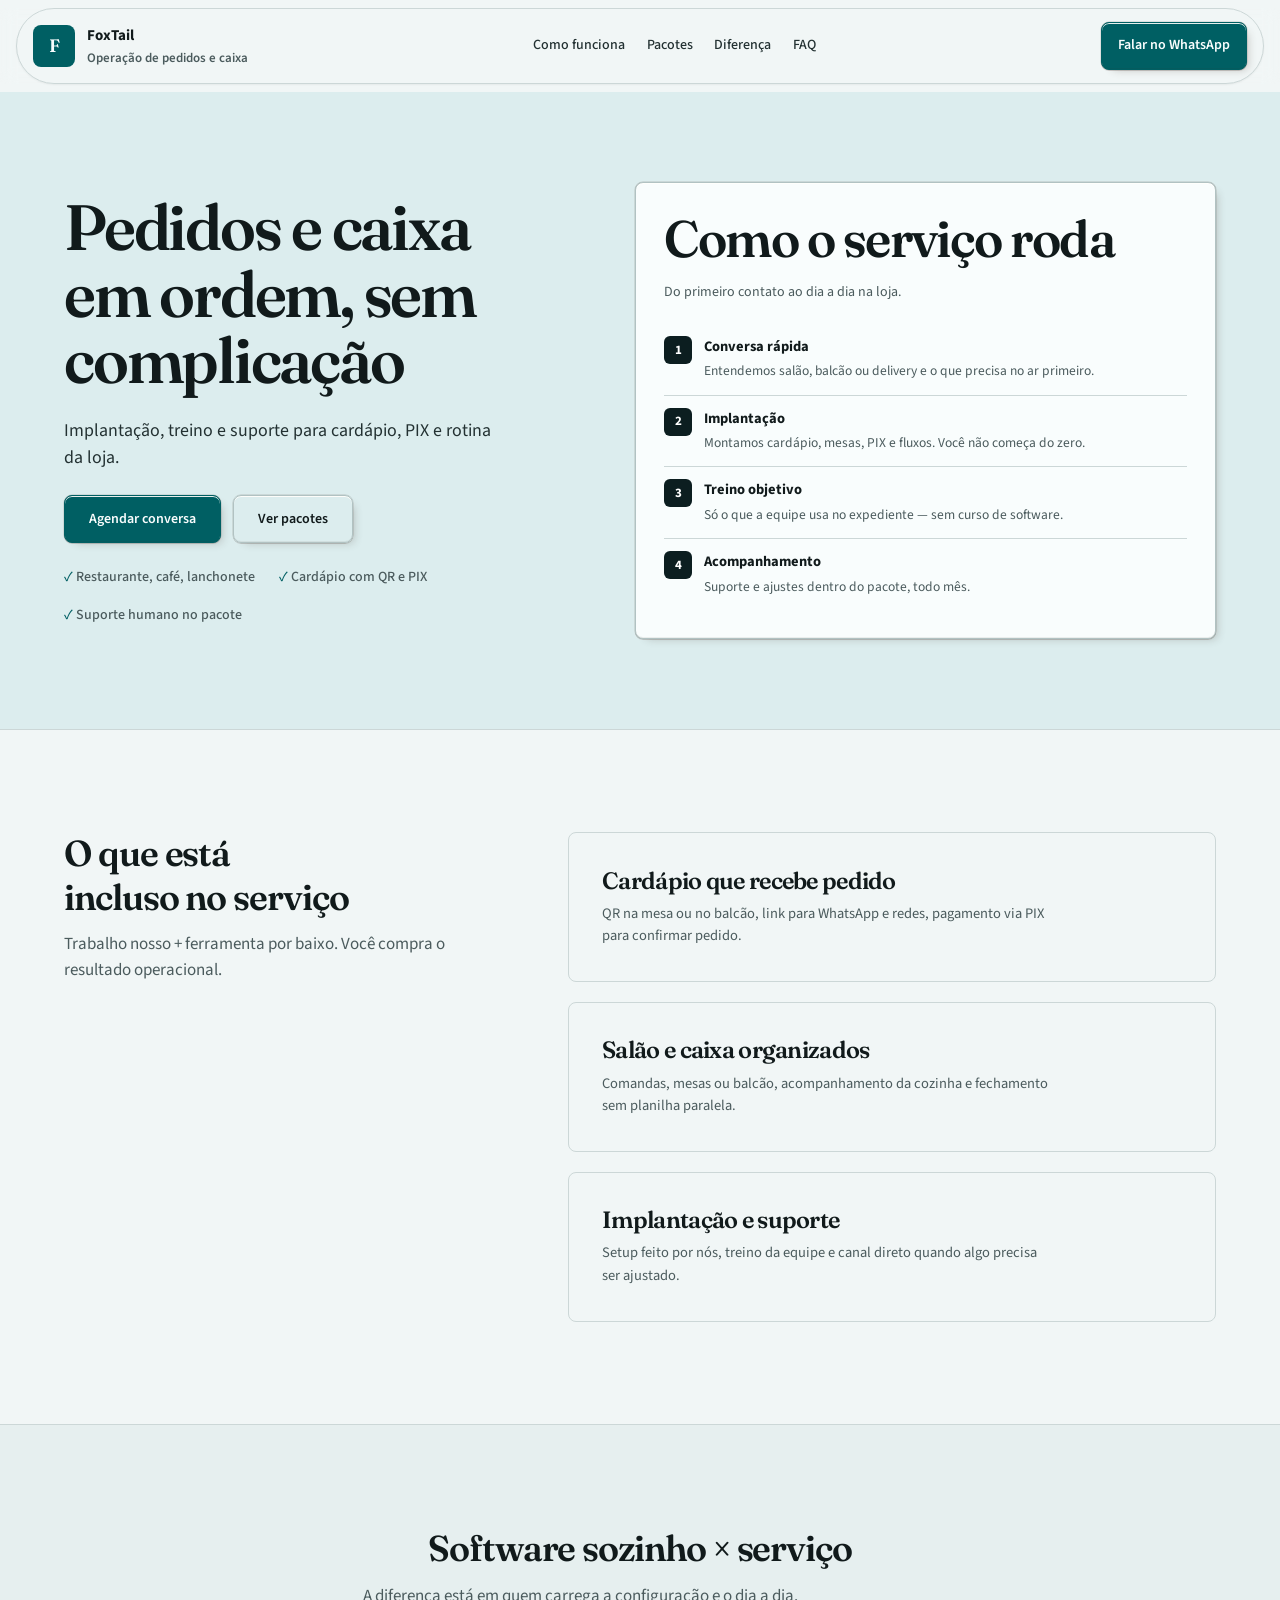
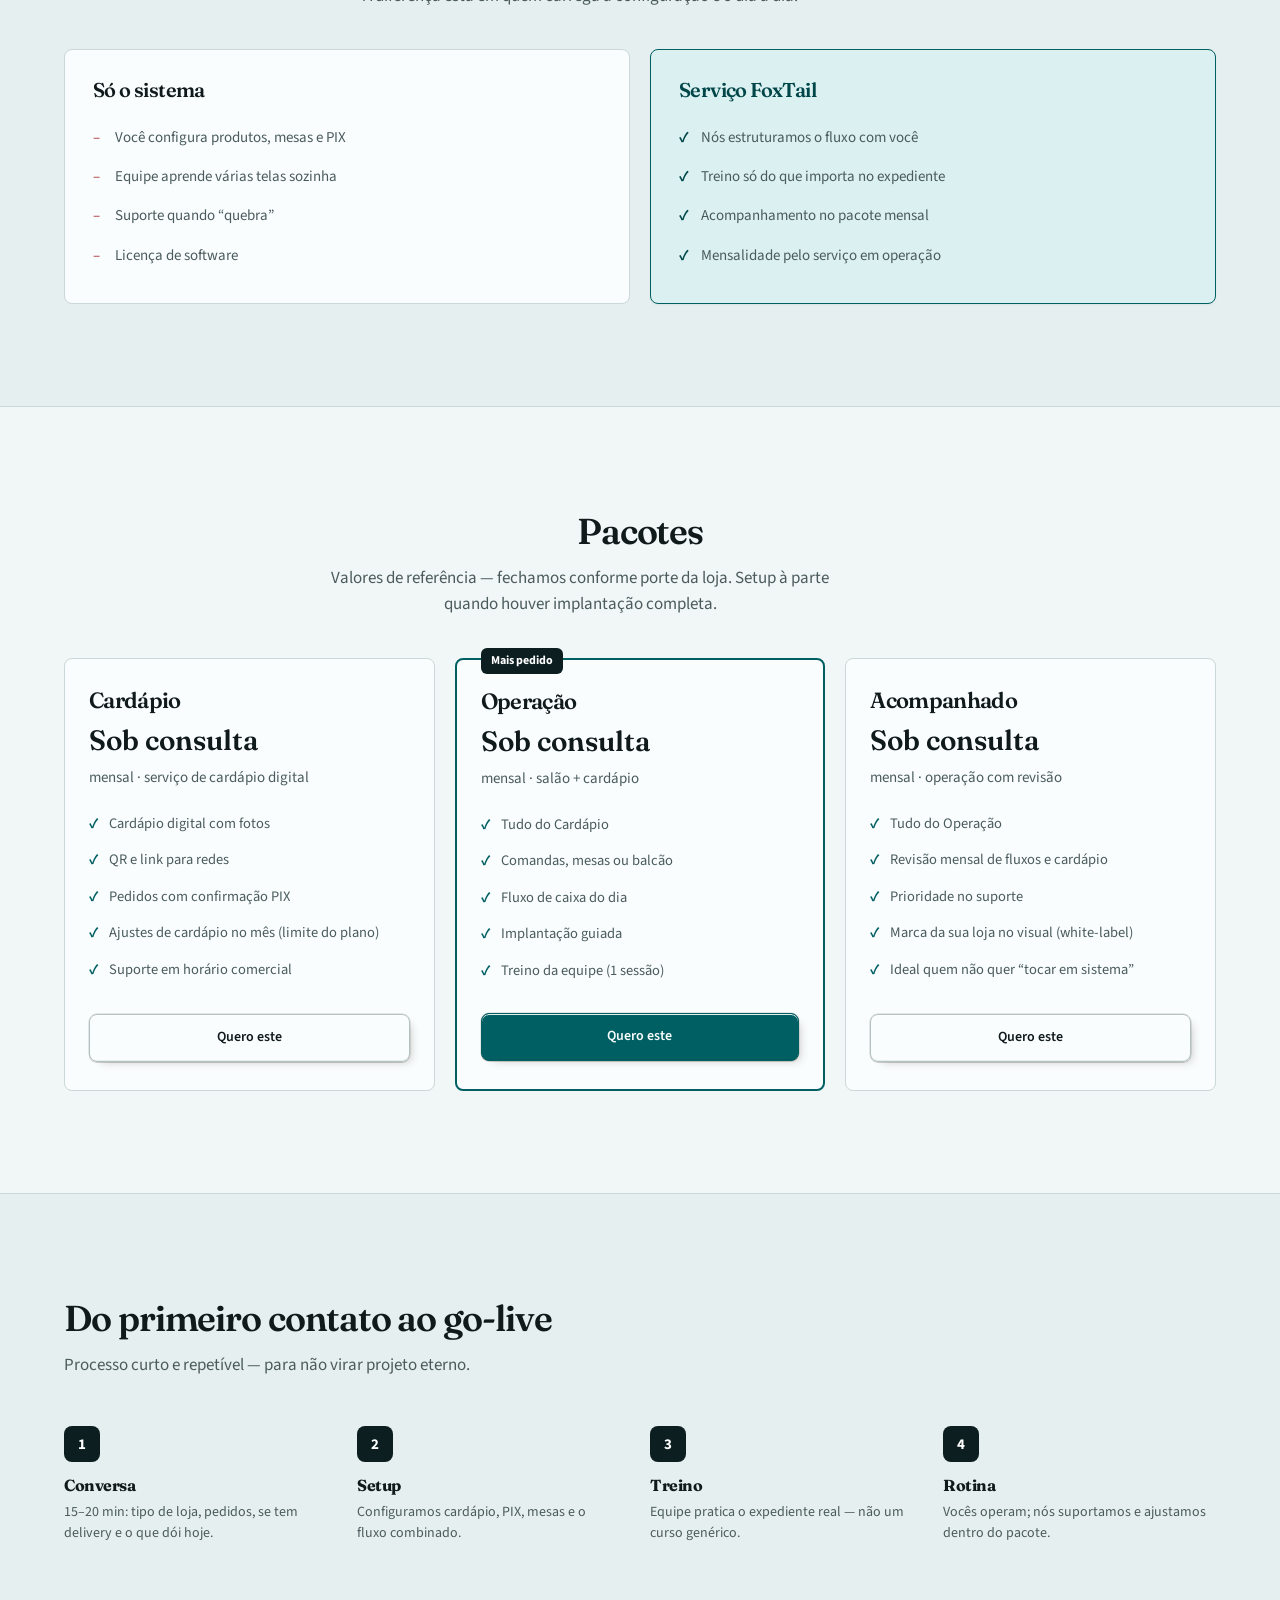
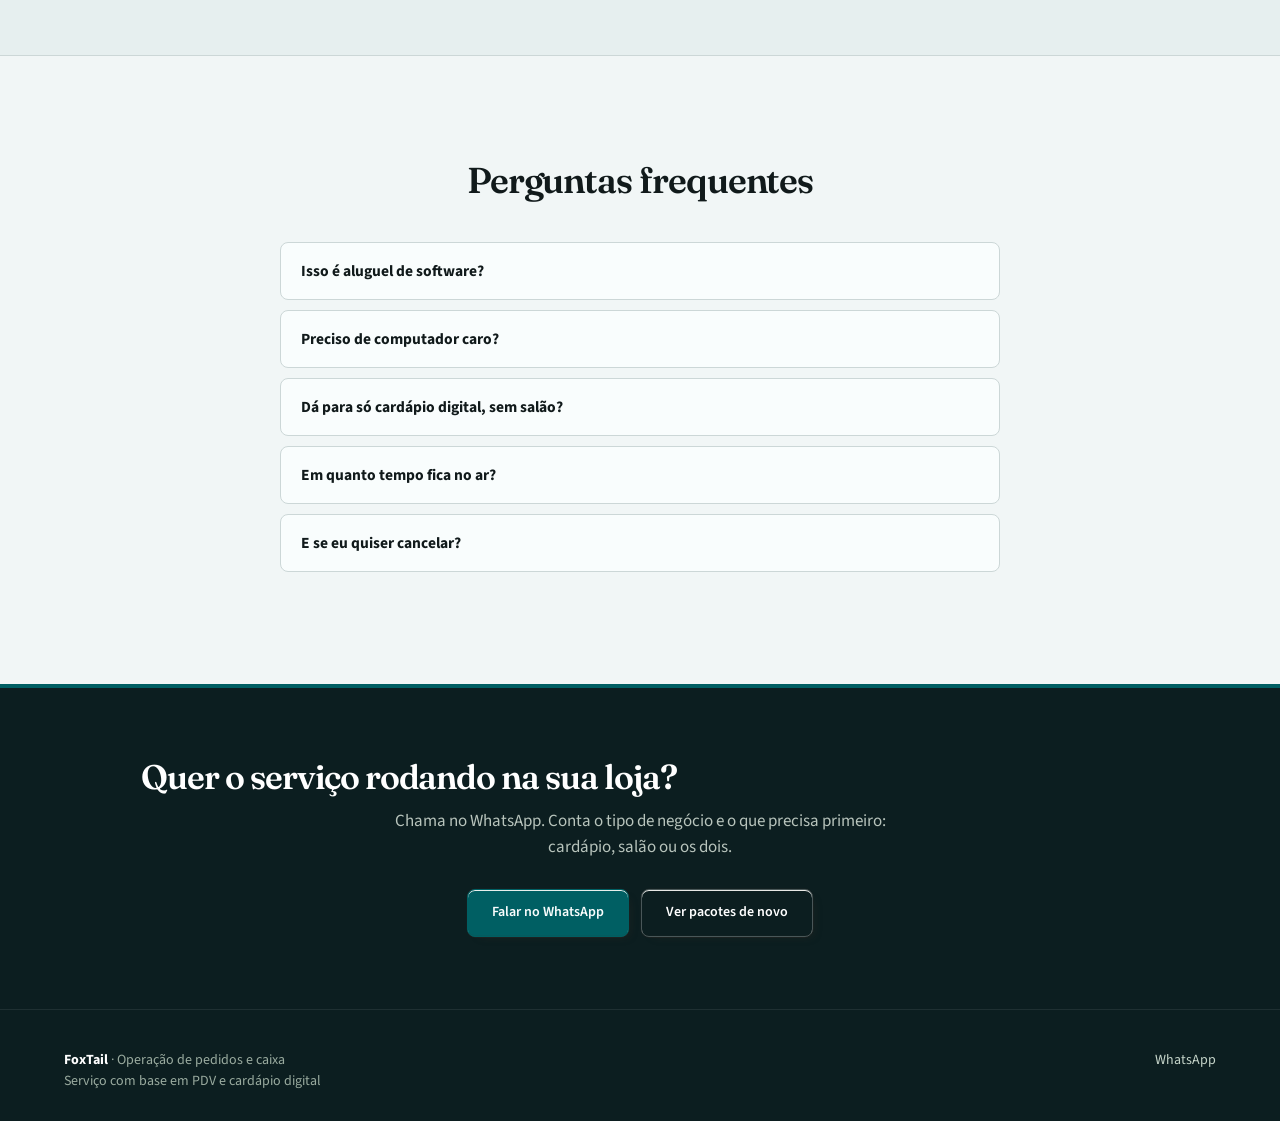
<file: Services/index.html>
<!DOCTYPE html>
<html lang="pt-BR">
<head>
<meta charset="UTF-8">
<meta name="viewport" content="width=device-width, initial-scale=1.0">
<title>Operação de pedidos e caixa para restaurantes | FoxTail</title>
<meta name="description" content="Serviço completo: cardápio digital, pedidos com PIX, comandas e caixa organizados. Implantação, treino e suporte — você opera o dia a dia, nós estruturamos o fluxo.">
<meta name="robots" content="index, follow">
<meta property="og:title" content="Operação de pedidos e caixa | FoxTail">
<meta property="og:description" content="Não é só software. É o serviço de deixar pedidos, cardápio e caixa funcionando no seu negócio.">
<meta property="og:type" content="website">
<meta property="og:locale" content="pt_BR">
<link rel="icon" href="data:image/svg+xml,<svg xmlns='http://www.w3.org/2000/svg' viewBox='0 0 100 100'><rect width='100' height='100' rx='12' fill='%232f6f4e'/><text x='50' y='68' text-anchor='middle' font-size='48' fill='white' font-family='Georgia,serif'>F</text></svg>">
<link rel="preconnect" href="https://fonts.googleapis.com">
<link rel="preconnect" href="https://fonts.gstatic.com" crossorigin>
<link href="https://fonts.googleapis.com/css2?family=Fraunces:opsz,wght@9..144,500;9..144,600;9..144,700&family=Source+Sans+3:wght@400;500;600;700&display=swap" rel="stylesheet">
<style>
/* Hallmark · redesign: full · theme: Coral · genre: modern-minimal · v2.0.0 */
/* Hallmark · pre-emit critique: P4 H4 E5 S4 R4 V4 · weakest: S, keep the page focused on service delivery */
:root {
  --bg: #f7f4ef;
  --bg-soft: #efe9df;
  --card: #fffcf7;
  --text: #1a1f1c;
  --muted: #5a635c;
  --green: #2f6f4e;
  --green-dark: #245a3f;
  --border: rgba(26, 31, 28, 0.12);
  --dark: #141a16;
  --font-display: "Fraunces", Georgia, serif;
  --font-body: "Source Sans 3", system-ui, sans-serif;
  --shadow: 0 1px 0 rgba(26, 31, 28, 0.06), 0 12px 32px rgba(26, 31, 28, 0.06);
  --radius: 10px;
}
*, *::before, *::after { box-sizing: border-box; margin: 0; padding: 0; }
html { scroll-behavior: smooth; }
body {
  font-family: var(--font-body);
  background: var(--bg);
  color: var(--text);
  line-height: 1.65;
  -webkit-font-smoothing: antialiased;
}
img { max-width: 100%; display: block; }
a { color: inherit; text-decoration: none; }
.container { max-width: 1080px; margin: 0 auto; padding: 0 24px; }

/* Header */
header {
  position: sticky;
  top: 0;
  z-index: 50;
  background: rgba(247, 244, 239, 0.94);
  border-bottom: 1px solid var(--border);
  backdrop-filter: blur(8px);
}
.nav {
  display: flex;
  align-items: center;
  justify-content: space-between;
  height: 68px;
  gap: 16px;
}
.logo {
  display: flex;
  align-items: center;
  gap: 12px;
  font-weight: 700;
  font-size: 15px;
}
.logo-mark {
  width: 36px;
  height: 36px;
  border-radius: 8px;
  background: var(--green);
  color: #fff;
  display: grid;
  place-items: center;
  font-family: var(--font-display);
  font-size: 18px;
  font-weight: 600;
}
.logo small {
  display: block;
  font-size: 11px;
  font-weight: 600;
  color: var(--muted);
}
.nav-links {
  display: flex;
  gap: 22px;
  font-size: 14px;
  font-weight: 600;
  color: var(--muted);
}
.nav-links a:hover { color: var(--green-dark); }
.btn {
  display: inline-flex;
  align-items: center;
  justify-content: center;
  gap: 8px;
  padding: 12px 22px;
  border-radius: 8px;
  font-weight: 700;
  font-size: 15px;
  font-family: inherit;
  border: none;
  cursor: pointer;
  transition: filter 0.15s ease;
}
.btn:hover { filter: brightness(1.05); }
.btn-primary { background: var(--green); color: #fff; }
.btn-primary:hover { background: var(--green-dark); filter: none; }
.btn-dark { background: var(--dark); color: #fff; }
.btn-outline {
  background: transparent;
  color: var(--text);
  border: 1.5px solid var(--border);
}
.btn-whatsapp { background: #128C7E; color: #fff; }
.nav .btn { padding: 10px 16px; font-size: 14px; }

/* Hero */
.hero {
  padding: 72px 0 64px;
  border-bottom: 1px solid var(--border);
}
.hero-grid {
  display: grid;
  grid-template-columns: 1.15fr 0.85fr;
  gap: 48px;
  align-items: start;
}
.eyebrow {
  display: inline-block;
  font-size: 12px;
  font-weight: 600;
  letter-spacing: 0.06em;
  text-transform: uppercase;
  color: var(--green-dark);
  border-bottom: 2px solid var(--green);
  padding-bottom: 4px;
  margin-bottom: 18px;
}
.hero h1 {
  font-family: var(--font-display);
  font-size: clamp(32px, 4.5vw, 46px);
  font-weight: 600;
  line-height: 1.18;
  letter-spacing: -0.02em;
  margin-bottom: 18px;
}
.hero h1 em {
  font-style: normal;
  color: var(--green-dark);
}
.hero .lead {
  font-size: 18px;
  color: var(--muted);
  max-width: 34em;
  margin-bottom: 28px;
}
.hero-ctas {
  display: flex;
  flex-wrap: wrap;
  gap: 12px;
  margin-bottom: 28px;
}
.hero-notes {
  display: flex;
  flex-wrap: wrap;
  gap: 16px 24px;
  font-size: 14px;
  font-weight: 600;
  color: var(--muted);
}
.hero-notes span::before {
  content: "✓ ";
  color: var(--green);
}
.panel {
  background: var(--card);
  border: 1px solid var(--border);
  border-radius: var(--radius);
  padding: 28px;
  box-shadow: var(--shadow);
}
.panel h2 {
  font-family: var(--font-display);
  font-size: 20px;
  font-weight: 600;
  margin-bottom: 8px;
}
.panel > p {
  font-size: 14px;
  color: var(--muted);
  margin-bottom: 20px;
}
.panel ol {
  list-style: none;
  counter-reset: step;
}
.panel li {
  counter-increment: step;
  display: grid;
  grid-template-columns: 28px 1fr;
  gap: 12px;
  padding: 12px 0;
  border-bottom: 1px solid var(--border);
  font-size: 14.5px;
}
.panel li:last-child { border-bottom: none; }
.panel li::before {
  content: counter(step);
  width: 28px;
  height: 28px;
  border-radius: 6px;
  background: var(--dark);
  color: #fff;
  font-size: 13px;
  font-weight: 700;
  display: grid;
  place-items: center;
}
.panel li strong { display: block; margin-bottom: 2px; }
.panel li span { color: var(--muted); font-size: 13.5px; }

/* Sections */
section { padding: 72px 0; }
.section-head { max-width: 640px; margin-bottom: 40px; }
.section-head.center { text-align: center; margin-left: auto; margin-right: auto; }
.section-head h2 {
  font-family: var(--font-display);
  font-size: clamp(26px, 3.5vw, 36px);
  font-weight: 600;
  line-height: 1.2;
  margin-bottom: 12px;
}
.section-head p { font-size: 17px; color: var(--muted); }

.band { background: var(--bg-soft); border-top: 1px solid var(--border); border-bottom: 1px solid var(--border); }

.grid-3 {
  display: grid;
  grid-template-columns: repeat(3, 1fr);
  gap: 20px;
}
.card {
  background: var(--card);
  border: 1px solid var(--border);
  border-left: 3px solid var(--green);
  border-radius: var(--radius);
  padding: 24px;
}
.card h3 {
  font-size: 17px;
  font-weight: 700;
  margin-bottom: 8px;
}
.card p { font-size: 14.5px; color: var(--muted); }

/* Compare */
.compare {
  display: grid;
  grid-template-columns: 1fr 1fr;
  gap: 20px;
}
.compare article {
  background: var(--card);
  border: 1px solid var(--border);
  border-radius: var(--radius);
  padding: 28px;
}
.compare h3 {
  font-family: var(--font-display);
  font-size: 20px;
  font-weight: 600;
  margin-bottom: 16px;
}
.compare ul { list-style: none; }
.compare li {
  padding: 8px 0;
  padding-left: 22px;
  position: relative;
  font-size: 15px;
  color: var(--muted);
}
.compare li::before {
  position: absolute;
  left: 0;
}
.compare .old li::before { content: "–"; color: #a33; }
.compare .new {
  border-color: var(--green);
  box-shadow: var(--shadow);
}
.compare .new li::before { content: "✓"; color: var(--green); font-weight: 700; }
.compare .new h3 { color: var(--green-dark); }

/* Pricing */
.pricing {
  display: grid;
  grid-template-columns: repeat(3, 1fr);
  gap: 20px;
  align-items: stretch;
}
.plan {
  background: var(--card);
  border: 1px solid var(--border);
  border-radius: var(--radius);
  padding: 28px 24px;
  display: flex;
  flex-direction: column;
}
.plan.featured {
  border-color: var(--green);
  border-width: 2px;
  position: relative;
}
.plan .tag {
  position: absolute;
  top: -12px;
  left: 24px;
  background: var(--dark);
  color: #fff;
  font-size: 12px;
  font-weight: 700;
  padding: 4px 10px;
  border-radius: 6px;
}
.plan h3 {
  font-family: var(--font-display);
  font-size: 22px;
  font-weight: 600;
  margin-bottom: 6px;
}
.plan .price {
  font-size: 15px;
  color: var(--muted);
  margin-bottom: 16px;
}
.plan .price strong {
  display: block;
  font-family: var(--font-display);
  font-size: 28px;
  font-weight: 600;
  color: var(--text);
  margin-bottom: 4px;
}
.plan ul {
  list-style: none;
  margin-bottom: 24px;
  flex: 1;
}
.plan li {
  font-size: 14.5px;
  padding: 7px 0;
  padding-left: 20px;
  position: relative;
  color: var(--muted);
}
.plan li::before {
  content: "✓";
  position: absolute;
  left: 0;
  color: var(--green);
  font-weight: 700;
}
.plan .btn { width: 100%; }

/* Steps */
.steps {
  display: grid;
  grid-template-columns: repeat(4, 1fr);
  gap: 20px;
}
.step {
  padding: 8px 0;
}
.step .num {
  width: 36px;
  height: 36px;
  border-radius: 8px;
  background: var(--dark);
  color: #fff;
  font-weight: 700;
  font-size: 15px;
  display: grid;
  place-items: center;
  margin-bottom: 14px;
}
.step h3 {
  font-size: 16px;
  font-weight: 700;
  margin-bottom: 6px;
}
.step p { font-size: 14px; color: var(--muted); }

/* FAQ */
.faq { max-width: 720px; margin: 0 auto; }
.faq details {
  background: var(--card);
  border: 1px solid var(--border);
  border-radius: 8px;
  margin-bottom: 10px;
  padding: 16px 20px;
}
.faq summary {
  font-weight: 700;
  font-size: 15.5px;
  cursor: pointer;
  list-style: none;
}
.faq summary::-webkit-details-marker { display: none; }
.faq details[open] summary { margin-bottom: 10px; }
.faq details p { font-size: 14.5px; color: var(--muted); }

/* CTA */
.final {
  background: var(--dark);
  color: #fff;
  text-align: center;
  padding: 72px 0;
  border-top: 4px solid var(--green);
}
.final h2 {
  font-family: var(--font-display);
  font-size: clamp(26px, 3.5vw, 34px);
  font-weight: 600;
  margin-bottom: 12px;
}
.final p {
  color: #b8c4bc;
  max-width: 480px;
  margin: 0 auto 28px;
  font-size: 17px;
}
.final .btns {
  display: flex;
  flex-wrap: wrap;
  gap: 12px;
  justify-content: center;
}

/* Footer */
footer {
  background: var(--dark);
  color: #9aab9f;
  padding: 40px 0 28px;
  border-top: 1px solid rgba(255,255,255,0.08);
}
.footer-row {
  display: flex;
  flex-wrap: wrap;
  justify-content: space-between;
  gap: 20px;
  font-size: 14px;
}
.footer-row a { color: #c5d4c9; }
.footer-row a:hover { color: #fff; }

@media (max-width: 900px) {
  .hero-grid, .compare, .pricing, .grid-3, .steps { grid-template-columns: 1fr; }
  .nav-links { display: none; }
  .steps { grid-template-columns: 1fr 1fr; }
}
@media (max-width: 520px) {
  .steps { grid-template-columns: 1fr; }
  .hero-ctas .btn { width: 100%; }
}
</style>
<link rel="stylesheet" href="../tokens.css">
<link rel="stylesheet" href="../base.css">
</head>
<body data-page="service">

<header>
  <div class="container nav">
    <a href="#" class="logo">
      <span class="logo-mark">F</span>
      <span>FoxTail<span class="small"><small>Operação de pedidos e caixa</small></span></span>
    </a>
    <nav class="nav-links">
      <a href="#como-funciona">Como funciona</a>
      <a href="#pacotes">Pacotes</a>
      <a href="#diferenca">Diferença</a>
      <a href="#faq">FAQ</a>
    </nav>
    <a class="btn btn-primary" href="https://wa.me/5519982340763?text=Olá! Quero contratar o serviço de operação de pedidos e caixa." target="_blank" rel="noopener">Falar no WhatsApp</a>
  </div>
</header>

<section class="hero">
  <div class="container hero-grid">
    <div>
      <h1>Pedidos e caixa em ordem, sem complicação</h1>
      <p class="lead">
        Implantação, treino e suporte para cardápio, PIX e rotina da loja.
      </p>
      <div class="hero-ctas">
        <a class="btn btn-whatsapp" href="https://wa.me/5519982340763?text=Olá! Quero agendar a implantação do serviço." target="_blank" rel="noopener">Agendar conversa</a>
        <a class="btn btn-outline" href="#pacotes">Ver pacotes</a>
      </div>
      <div class="hero-notes">
        <span>Restaurante, café, lanchonete</span>
        <span>Cardápio com QR e PIX</span>
        <span>Suporte humano no pacote</span>
      </div>
    </div>
    <aside class="panel">
      <h2>Como o serviço roda</h2>
      <p>Do primeiro contato ao dia a dia na loja.</p>
      <ol>
        <li>
          <div>
            <strong>Conversa rápida</strong>
            <span>Entendemos salão, balcão ou delivery e o que precisa no ar primeiro.</span>
          </div>
        </li>
        <li>
          <div>
            <strong>Implantação</strong>
            <span>Montamos cardápio, mesas, PIX e fluxos. Você não começa do zero.</span>
          </div>
        </li>
        <li>
          <div>
            <strong>Treino objetivo</strong>
            <span>Só o que a equipe usa no expediente — sem curso de software.</span>
          </div>
        </li>
        <li>
          <div>
            <strong>Acompanhamento</strong>
            <span>Suporte e ajustes dentro do pacote, todo mês.</span>
          </div>
        </li>
      </ol>
    </aside>
  </div>
</section>

<section id="como-funciona">
  <div class="container">
    <div class="section-head">
      <h2>O que está incluso no serviço</h2>
      <p>Trabalho nosso + ferramenta por baixo. Você compra o resultado operacional.</p>
    </div>
    <div class="grid-3">
      <article class="card">
        <h3>Cardápio que recebe pedido</h3>
        <p>QR na mesa ou no balcão, link para WhatsApp e redes, pagamento via PIX para confirmar pedido.</p>
      </article>
      <article class="card">
        <h3>Salão e caixa organizados</h3>
        <p>Comandas, mesas ou balcão, acompanhamento da cozinha e fechamento sem planilha paralela.</p>
      </article>
      <article class="card">
        <h3>Implantação e suporte</h3>
        <p>Setup feito por nós, treino da equipe e canal direto quando algo precisa ser ajustado.</p>
      </article>
    </div>
  </div>
</section>

<section class="band" id="diferenca">
  <div class="container">
    <div class="section-head center">
      <h2>Software sozinho × serviço</h2>
      <p>A diferença está em quem carrega a configuração e o dia a dia.</p>
    </div>
    <div class="compare">
      <article class="old">
        <h3>Só o sistema</h3>
        <ul>
          <li>Você configura produtos, mesas e PIX</li>
          <li>Equipe aprende várias telas sozinha</li>
          <li>Suporte quando “quebra”</li>
          <li>Licença de software</li>
        </ul>
      </article>
      <article class="new">
        <h3>Serviço FoxTail</h3>
        <ul>
          <li>Nós estruturamos o fluxo com você</li>
          <li>Treino só do que importa no expediente</li>
          <li>Acompanhamento no pacote mensal</li>
          <li>Mensalidade pelo serviço em operação</li>
        </ul>
      </article>
    </div>
  </div>
</section>

<section id="pacotes">
  <div class="container">
    <div class="section-head center">
      <h2>Pacotes</h2>
      <p>Valores de referência — fechamos conforme porte da loja. Setup à parte quando houver implantação completa.</p>
    </div>
    <div class="pricing">
      <article class="plan">
        <h3>Cardápio</h3>
        <p class="price"><strong>Sob consulta</strong> mensal · serviço de cardápio digital</p>
        <ul>
          <li>Cardápio digital com fotos</li>
          <li>QR e link para redes</li>
          <li>Pedidos com confirmação PIX</li>
          <li>Ajustes de cardápio no mês (limite do plano)</li>
          <li>Suporte em horário comercial</li>
        </ul>
        <a class="btn btn-outline" href="https://wa.me/5519982340763?text=Olá! Tenho interesse no pacote Cardápio." target="_blank" rel="noopener">Quero este</a>
      </article>
      <article class="plan featured">
        <span class="tag">Mais pedido</span>
        <h3>Operação</h3>
        <p class="price"><strong>Sob consulta</strong> mensal · salão + cardápio</p>
        <ul>
          <li>Tudo do Cardápio</li>
          <li>Comandas, mesas ou balcão</li>
          <li>Fluxo de caixa do dia</li>
          <li>Implantação guiada</li>
          <li>Treino da equipe (1 sessão)</li>
        </ul>
        <a class="btn btn-primary" href="https://wa.me/5519982340763?text=Olá! Tenho interesse no pacote Operação." target="_blank" rel="noopener">Quero este</a>
      </article>
      <article class="plan">
        <h3>Acompanhado</h3>
        <p class="price"><strong>Sob consulta</strong> mensal · operação com revisão</p>
        <ul>
          <li>Tudo do Operação</li>
          <li>Revisão mensal de fluxos e cardápio</li>
          <li>Prioridade no suporte</li>
          <li>Marca da sua loja no visual (white-label)</li>
          <li>Ideal quem não quer “tocar em sistema”</li>
        </ul>
        <a class="btn btn-outline" href="https://wa.me/5519982340763?text=Olá! Tenho interesse no pacote Acompanhado." target="_blank" rel="noopener">Quero este</a>
      </article>
    </div>
  </div>
</section>

<section class="band">
  <div class="container">
    <div class="section-head">
      <h2>Do primeiro contato ao go-live</h2>
      <p>Processo curto e repetível — para não virar projeto eterno.</p>
    </div>
    <div class="steps">
      <div class="step">
        <div class="num">1</div>
        <h3>Conversa</h3>
        <p>15–20 min: tipo de loja, pedidos, se tem delivery e o que dói hoje.</p>
      </div>
      <div class="step">
        <div class="num">2</div>
        <h3>Setup</h3>
        <p>Configuramos cardápio, PIX, mesas e o fluxo combinado.</p>
      </div>
      <div class="step">
        <div class="num">3</div>
        <h3>Treino</h3>
        <p>Equipe pratica o expediente real — não um curso genérico.</p>
      </div>
      <div class="step">
        <div class="num">4</div>
        <h3>Rotina</h3>
        <p>Vocês operam; nós suportamos e ajustamos dentro do pacote.</p>
      </div>
    </div>
  </div>
</section>

<section id="faq">
  <div class="container">
    <div class="section-head center">
      <h2>Perguntas frequentes</h2>
    </div>
    <div class="faq">
      <details>
        <summary>Isso é aluguel de software?</summary>
        <p>Não só. A mensalidade cobre o serviço: implantação do fluxo, uso da plataforma, suporte e ajustes combinados no pacote. O sistema é a esteira; o que você contrata é a operação funcionando.</p>
      </details>
      <details>
        <summary>Preciso de computador caro?</summary>
        <p>Na maioria dos casos celular ou tablet no caixa/salão bastam, mais uma impressora térmica se você já usa ou quiser cupom.</p>
      </details>
      <details>
        <summary>Dá para só cardápio digital, sem salão?</summary>
        <p>Sim. O pacote Cardápio é focado em QR, link e pedido com PIX. Dá para evoluir depois para Operação.</p>
      </details>
      <details>
        <summary>Em quanto tempo fica no ar?</summary>
        <p>Lojas com cardápio simples costumam ir ao ar em poucos dias após a conversa e o envio dos produtos/preços. Depende da prontidão do material (fotos, preços, PIX).</p>
      </details>
      <details>
        <summary>E se eu quiser cancelar?</summary>
        <p>Combinamos no contrato: em geral mensalidade e aviso prévio simples. Seus dados de cardápio e histórico podem ser exportados sob combinado.</p>
      </details>
    </div>
  </div>
</section>

<section class="final">
  <div class="container">
    <h2>Quer o serviço rodando na sua loja?</h2>
    <p>Chama no WhatsApp. Conta o tipo de negócio e o que precisa primeiro: cardápio, salão ou os dois.</p>
    <div class="btns">
      <a class="btn btn-whatsapp" href="https://wa.me/5519982340763?text=Olá! Quero contratar o serviço de operação de pedidos e caixa da FoxTail." target="_blank" rel="noopener">Falar no WhatsApp</a>
      <a class="btn btn-outline" href="#pacotes" style="border-color: rgba(255,255,255,0.25); color: #fff;">Ver pacotes de novo</a>
    </div>
  </div>
</section>

<footer>
  <div class="container footer-row">
    <div>
      <strong style="color:#fff">FoxTail</strong> · Operação de pedidos e caixa<br>
      Serviço com base em PDV e cardápio digital
    </div>
    <div>
      <a href="https://wa.me/5519982340763" target="_blank" rel="noopener">WhatsApp</a>
    </div>
  </div>
</footer>

</body>
</html>
</file>
<file: tokens.css>
/* Hallmark · shape: Feature Stack · genre: modern-minimal · theme: Coral (2/3, adapted per vertical) · redesign: full
 * hero: Stage · nav: floating pill · footer: index columns · imagery: existing product interfaces · signature: a distinct colour world for each offering
 * axes: light/grotesk-sans/warm · posture: restrained · contrast: per-page tokens · fold: verify · draw: dc78 · v2.0.0 */
/* Hallmark · pre-emit critique: P4 H4 E4 S5 R4 V4 · weakest: E, product imagery is the existing site material */
:root {
  color-scheme: light;
  --space-3xs: 2px; --space-2xs: 4px; --space-xs: 8px; --space-sm: 12px; --space-md: 16px; --space-lg: 24px; --space-xl: 40px; --space-2xl: 64px; --space-3xl: 96px; --space-4xl: 144px;
  --text-xs: 0.8125rem; --text-sm: 0.875rem; --text-md: 1rem; --text-lg: 1.25rem; --text-xl: 1.5625rem; --text-2xl: 1.953rem; --text-3xl: 2.441rem;
  --text-display-s: clamp(2.25rem, 4vw + 0.5rem, 3.75rem); --text-display: clamp(2.75rem, 5vw + 1rem, 5.25rem);
  --text-section: clamp(2rem, 2.5vw + 1rem, 3.5rem); --text-title: clamp(1.25rem, 0.75vw + 0.875rem, 1.625rem); --text-lead: clamp(1.125rem, 0.35vw + 1rem, 1.375rem);
  --ease-out: cubic-bezier(0.16, 1, 0.3, 1); --ease-in: cubic-bezier(0.7, 0, 0.84, 0); --ease-in-out: cubic-bezier(0.65, 0, 0.35, 1);
  --dur-micro: 120ms; --dur-short: 220ms; --dur-long: 420ms;
  --color-error: oklch(52% 0.19 27); --color-success: oklch(50% 0.12 150);
  --container: 1440px; --gutter: 64px; --gap-columns: 32px; --section-gap-s: 120px; --section-gap: 144px; --section-gap-l: 176px;
  --z-base: 1; --z-raised: 10; --z-dropdown: 100; --z-sticky: 200; --z-sticky-nav: 300; --z-modal: 400; --z-toast: 500; --z-tooltip: 600;
  --color-paper: oklch(97% 0.006 55); --color-paper-2: oklch(94.5% 0.007 55); --color-paper-3: oklch(91.5% 0.009 55);
  --color-ink: oklch(21% 0.012 38); --color-ink-2: oklch(29% 0.013 40); --color-muted: oklch(47% 0.013 45);
  --color-rule: oklch(87% 0.009 55); --color-rule-2: oklch(81% 0.011 55);
  --color-brand: oklch(47% 0.08 153); --color-brand-dark: oklch(39% 0.08 153); --color-brand-deep: oklch(30% 0.06 153); --color-brand-soft: oklch(94% 0.018 153);
  --color-accent: var(--color-brand); --color-accent-ink: oklch(98.8% 0.0045 80); --color-accent-2: var(--color-brand-dark); --color-focus: var(--color-brand-dark);
  --color-cotton: oklch(98.8% 0.0045 80); --color-desk: oklch(94.3% 0.008 64); --color-print: oklch(23% 0.012 38);
  --color-board: oklch(22% 0.011 153); --color-board-type: oklch(96.5% 0.006 70); --color-paid: var(--color-brand-dark);
  --tex-cotton: none; --tex-desk: none;
  --construction-brand: oklch(45% 0.12 35);
  --construction-brand-dark: oklch(37% 0.1 35);
  --construction-brand-deep: oklch(29% 0.075 35);
  --construction-brand-soft: oklch(94% 0.024 55);
  --construction-paper: oklch(97% 0.006 75);
  --construction-paper-2: oklch(94.5% 0.01 75);
  --construction-paper-3: oklch(91.5% 0.014 75);
  --construction-ink: oklch(21% 0.018 250);
  --construction-ink-2: oklch(30% 0.02 250);
  --construction-muted: oklch(46% 0.02 250);
  --construction-rule: oklch(87% 0.012 250);
  --construction-rule-2: oklch(80% 0.018 250);
  --construction-cotton: oklch(99% 0.004 75);
  --construction-desk: oklch(94% 0.016 75);
  --construction-board: oklch(22% 0.025 250);
  --construction-accent-ink: oklch(99% 0.004 75);
  --construction-amber: oklch(55% 0.13 55);
  --construction-dark-soft: oklch(28% 0.035 250);
  --service-brand: oklch(43% 0.095 198);
  --service-brand-dark: oklch(35% 0.08 198);
  --service-brand-deep: oklch(28% 0.06 198);
  --service-brand-soft: oklch(94% 0.022 198);
  --service-paper: oklch(97% 0.005 198);
  --service-paper-2: oklch(94.5% 0.009 198);
  --service-paper-3: oklch(91.5% 0.014 198);
  --service-ink: oklch(21% 0.014 205);
  --service-ink-2: oklch(30% 0.018 205);
  --service-muted: oklch(46% 0.02 205);
  --service-rule: oklch(87% 0.012 198);
  --service-rule-2: oklch(80% 0.018 198);
  --service-cotton: oklch(99% 0.004 198);
  --service-desk: oklch(93.5% 0.018 198);
  --service-board: oklch(22% 0.024 205);
  --service-accent-ink: oklch(99% 0.004 198);
  --service-dark-soft: oklch(28% 0.032 205);
  --print-brand: oklch(43% 0.15 255);
  --print-brand-dark: oklch(35% 0.12 255);
  --print-brand-deep: oklch(27% 0.09 255);
  --print-brand-soft: oklch(94% 0.025 255);
  --print-paper: oklch(97% 0.006 255);
  --print-paper-2: oklch(94.5% 0.012 255);
  --print-paper-3: oklch(91.5% 0.018 255);
  --print-ink: oklch(21% 0.024 255);
  --print-ink-2: oklch(30% 0.026 255);
  --print-muted: oklch(46% 0.024 255);
  --print-rule: oklch(87% 0.016 255);
  --print-rule-2: oklch(80% 0.025 255);
  --print-cotton: oklch(99% 0.004 255);
  --print-desk: oklch(93.5% 0.022 255);
  --print-board: oklch(22% 0.035 255);
  --print-accent-ink: oklch(99% 0.004 255);
  --print-paid: oklch(51% 0.14 72);
  --print-signal: oklch(54% 0.14 72);
  --print-orange-soft: oklch(94% 0.03 72);
  --print-dark-soft: oklch(28% 0.04 255);
  --shade: 32% 0.03 50; --lit: 100% 0.005 80; --deep: 7% 0.01 40;
  --font-display: "Fraunces", Georgia, serif;
  --font-body: "Source Sans 3", system-ui, sans-serif;
  --font-outlier: "Source Sans 3", system-ui, sans-serif;
  --radius-card: 8px; --radius-input: 6px; --radius-pill: 999px; --radius-stock: 8px; --rule-hair: 1px;
  --shadow-card: 0 1px 2px oklch(20% 0.01 35 / 0.05);
  --edge-stock: inset 0 1px 0 oklch(var(--lit) / 0.9), inset 0 -1px 0 oklch(var(--shade) / 0.07), 0 0 0 0.5px oklch(var(--shade) / 0.22), 0 1px 0 oklch(var(--shade) / 0.12);
  --cast-stock: 6px 5px 10px -6px oklch(var(--shade) / 0.3); --cast-stock-lift: 12px 10px 18px -8px oklch(var(--shade) / 0.3);
  --press-groove: inset 1px 1.5px 2px oklch(var(--shade) / 0.16), inset -1px -1px 0 oklch(var(--lit) / 0.9), 0 0 0 0.5px oklch(var(--shade) / 0.2);
  --tracking-display: -0.03em; --display-weight: 600;
  --bg: var(--color-paper);
  --bg-soft: var(--color-paper-2);
  --card: var(--color-cotton);
  --text: var(--color-ink);
  --muted: var(--color-muted);
  --emerald: var(--color-brand);
  --emerald-dark: var(--color-brand-dark);
  --emerald-deep: var(--color-brand-deep);
  --emerald-soft: var(--color-brand-soft);
  --green: var(--color-brand);
  --green-dark: var(--color-brand-dark);
  --amber: var(--color-brand-dark);
  --orange: var(--color-brand);
  --orange-soft: var(--color-brand-soft);
  --border: var(--color-rule);
  --dark: var(--color-board);
  --dark-soft: oklch(27% 0.012 153);
  --radius: var(--radius-card);
  --shadow: var(--shadow-card);
  --shadow-lg: var(--shadow-card);
}
</file>
<file: base.css>
/* Hallmark · shape: Feature Stack · genre: modern-minimal · theme: Coral (2/3, adapted per vertical) · redesign: full
 * hero: Stage · nav: floating pill · footer: index columns · imagery: existing product interfaces · signature: a distinct colour world for each offering
 * axes: light/grotesk-sans/warm · posture: restrained · contrast: per-page tokens · fold: verify · draw: dc78 · v2.0.0 */
/* Hallmark · pre-emit critique: P4 H4 E4 S5 R4 V4 · weakest: E, product imagery is the existing site material */
*, *::before, *::after { box-sizing: border-box; }
html, body { overflow-x: clip; }
html { scrollbar-color: var(--color-muted) var(--color-paper); scroll-padding-top: var(--space-3xl); }
body { margin: 0; background: var(--color-paper); color: var(--color-ink); font-family: var(--font-body); font-size: var(--text-md); line-height: 1.55; -webkit-font-smoothing: antialiased; caret-color: var(--color-accent); }
::selection { background: color-mix(in oklab, var(--color-accent) 22%, transparent); color: var(--color-ink); }
:focus-visible { outline: 2px solid var(--color-focus); outline-offset: 2px; }
a { color: inherit; text-decoration-thickness: 1px; text-underline-offset: 0.16em; }
h1, h2, h3 { margin: 0; font-family: var(--font-display); font-weight: var(--display-weight, 700); font-synthesis: none; letter-spacing: var(--tracking-display); line-height: 1.05; overflow-wrap: break-word; min-width: 0; text-wrap: balance; }
h1 { max-width: 20ch; font-size: var(--text-display); } h2 { max-width: 30ch; font-size: var(--text-section); } h3 { max-width: 40ch; font-size: var(--text-title); line-height: 1.2; }
.lead { font-size: var(--text-lead); line-height: 1.45; max-width: 52ch; }
p { margin: 0; text-wrap: pretty; }
p:not([class]) { max-width: 65ch; }
img, video { max-width: 100%; height: auto; display: block; }
svg { display: block; }
[hidden] { display: none !important; }
button, input, select, textarea { font: inherit; }
.container { width: 100%; max-width: var(--container); margin-inline: auto; padding-inline: var(--gutter); box-sizing: border-box; }
.num, .figure, td.num { font-variant-numeric: tabular-nums; }
.visually-hidden { position: absolute; width: 1px; height: 1px; overflow: hidden; clip-path: inset(50%); white-space: nowrap; }
[data-slot] { position: relative; overflow: hidden; background: linear-gradient(160deg, var(--color-paper-2, var(--color-paper)), var(--color-paper-3, var(--color-paper))); }
[data-slot] > img { position: absolute; inset: 0; width: 100%; height: 100%; object-fit: cover; z-index: 1; }
[data-slot]:has(> img) > :not(img):not([data-keep]) { display: none !important; }
@media (max-width: 60rem) { :root { --gutter: 24px; --section-gap-s: 80px; --section-gap: 96px; --section-gap-l: 120px; } }
@media (max-width: 40rem) { :root { --gutter: 16px; --section-gap-s: 56px; --section-gap: 72px; --section-gap-l: 96px; --gap-columns: 16px; } }
@media (prefers-reduced-motion: reduce) { *:not(.keep-motion), *:not(.keep-motion)::before, *:not(.keep-motion)::after { animation-duration: 0.01ms !important; animation-iteration-count: 1 !important; transition-duration: 0.01ms !important; scroll-behavior: auto !important; } }
/* photographs: muted sepia=8 */
[data-slot] > img { filter: saturate(0.65) contrast(0.97) sepia(0.08); }

html,
body {
  overflow-x: clip;
}

html {
  scroll-behavior: smooth;
  scroll-padding-top: var(--space-xl);
}

body {
  background: var(--color-paper);
  color: var(--color-ink);
  font-family: var(--font-body);
  line-height: 1.55;
}

::selection {
  background: color-mix(in oklab, var(--color-brand) 20%, transparent);
  color: var(--color-ink);
}

:focus-visible {
  outline: 2px solid var(--color-focus);
  outline-offset: 3px;
}

.container {
  width: 100%;
  max-width: var(--container);
  margin-inline: auto;
  padding-inline: var(--gutter);
}

header {
  position: sticky;
  inset-block-start: 0;
  z-index: var(--z-sticky-nav);
  background: transparent;
  border: 0;
}

.nav {
  min-height: 76px;
  height: auto;
  gap: var(--space-lg);
  width: min(calc(100% - 32px), 1380px);
  margin: var(--space-xs) auto;
  padding: var(--space-xs) var(--space-md);
  border: 1px solid var(--color-rule);
  border-radius: var(--radius-pill);
  background: var(--color-paper);
  box-shadow: var(--shadow-card);
}

.logo {
  flex-shrink: 0;
  font-size: 15px;
}

.logo-mark {
  width: 42px;
  height: 42px;
  border-radius: var(--radius-card);
  background: var(--color-brand);
  color: var(--color-accent-ink);
  box-shadow: none;
}

.logo small {
  color: var(--color-muted);
  font-size: var(--text-xs);
}

.nav-links {
  flex-wrap: wrap;
  gap: clamp(var(--space-sm), 1.7vw, var(--space-lg));
  color: var(--color-ink-2);
  font-size: var(--text-sm);
  font-weight: 500;
}

.nav-links a {
  text-underline-offset: 0.28em;
}

.nav-links a:hover {
  color: var(--color-brand-dark);
  text-decoration: underline;
}

.nav-cta {
  flex-shrink: 0;
  gap: var(--space-sm);
}

.btn {
  min-height: 48px;
  padding: 0 var(--space-lg);
  border: 1px solid transparent;
  border-radius: var(--radius-stock);
  background: var(--color-cotton);
  color: var(--color-ink);
  box-shadow: var(--edge-stock), var(--cast-stock);
  font-size: var(--text-sm);
  font-weight: 600;
  transition: transform var(--dur-short) var(--ease-out), box-shadow var(--dur-short) var(--ease-out), background-color var(--dur-short) var(--ease-out);
}

.btn:hover {
  filter: none;
  transform: translateY(-1px);
  box-shadow: var(--edge-stock), var(--cast-stock-lift);
}

.btn:active {
  transform: translateY(1px);
  box-shadow: var(--press-groove);
}

.btn-primary,
.btn-whatsapp {
  border-color: var(--color-brand);
  background: var(--color-brand);
  color: var(--color-accent-ink);
}

.btn-primary:hover,
.btn-whatsapp:hover,
.btn-primary:focus-visible,
.btn-whatsapp:focus-visible {
  background: var(--color-brand-dark);
  color: var(--color-accent-ink);
}

.btn-outline {
  border-color: var(--color-rule-2);
  background: transparent;
  color: var(--color-ink);
}

.btn-outline:hover {
  border-color: var(--color-brand);
  color: var(--color-brand-dark);
}

.menu-toggle {
  min-width: 44px;
  min-height: 44px;
  color: var(--color-ink);
}

section {
  padding-block: clamp(var(--space-2xl), 8vw, var(--section-gap-s));
}

.hero {
  padding-block: clamp(var(--space-xl), 7vw, var(--space-3xl));
  overflow: visible;
  border-bottom: 1px solid var(--color-rule);
  background: var(--color-desk);
}

.hero-grid {
  grid-template-columns: minmax(0, 0.92fr) minmax(0, 1.08fr);
  gap: clamp(32px, 6vw, 88px);
  align-items: center;
}

.hero h1 {
  max-width: 12ch;
  margin-block: 0 var(--space-lg);
  color: var(--color-ink);
  font-family: var(--font-display);
  font-size: clamp(2.65rem, 5vw, 5.25rem);
  font-weight: 600;
  letter-spacing: -0.035em;
  line-height: 1.04;
  overflow-wrap: break-word;
  min-width: 0;
  text-wrap: balance;
}

.hero h1 .hl,
.hero h1 .hl-amber,
.hero h1 em {
  color: inherit;
  font-style: normal;
}

.hero .lead {
  max-width: 52ch;
  margin-block-end: var(--space-lg);
  color: var(--color-ink-2);
  font-size: clamp(1.05rem, 1.4vw, 1.25rem);
  line-height: 1.5;
}

.hero-ctas {
  gap: var(--space-sm);
  margin-block-end: var(--space-lg);
}

.hero-trust,
.hero-notes {
  gap: var(--space-md) var(--space-lg);
  color: var(--color-muted);
  font-size: var(--text-sm);
  font-weight: 500;
}

.hero-visual,
.panel {
  border: 1px solid var(--color-rule-2);
  border-radius: var(--radius-stock);
  background: var(--color-cotton);
  box-shadow: var(--edge-stock), var(--cast-stock);
}

.hero-visual {
  padding: clamp(var(--space-md), 3vw, var(--space-xl));
}

.hero-visual h3,
.panel h2 {
  color: var(--color-ink);
}

.hero-visual li,
.panel li {
  border-color: var(--color-rule);
}

.hero-badge {
  position: static;
  display: inline-flex;
  margin-block-end: var(--space-md);
  padding: 0;
  border-radius: 0;
  background: transparent;
  color: var(--color-muted);
  font-size: var(--text-sm);
  font-weight: 500;
  box-shadow: none;
}

.eyebrow {
  display: inline-flex;
  margin-block: 0 var(--space-md);
  padding: 0;
  border: 0;
  background: transparent;
  color: var(--color-brand-dark);
  font-size: var(--text-sm);
  font-weight: 500;
  letter-spacing: 0;
  text-transform: none;
}

h2.section-title,
.section-title,
.panel h2 {
  max-width: 22ch;
  margin-block: 0 var(--space-md);
  color: var(--color-ink);
  font-family: var(--font-display);
  font-size: clamp(2rem, 4vw, 3.5rem);
  font-weight: 600;
  letter-spacing: -0.03em;
  line-height: 1.08;
  overflow-wrap: break-word;
  min-width: 0;
  text-wrap: balance;
}

.section-sub {
  max-width: 62ch;
  margin-block-end: var(--space-2xl);
  color: var(--color-muted);
  font-size: var(--text-lg);
  line-height: 1.5;
}

#funcionalidades > .container,
#modulos > .container,
body[data-page="service"] #como-funciona > .container {
  display: grid;
  grid-template-columns: minmax(0, 0.78fr) minmax(0, 1.22fr);
  align-items: start;
  gap: clamp(32px, 7vw, 104px);
}

#funcionalidades > .container > .reveal,
#modulos > .container > .reveal,
body[data-page="service"] #como-funciona .section-head {
  position: sticky;
  inset-block-start: calc(76px + var(--space-xl));
  align-self: start;
  grid-column: 1;
  text-align: left;
}

#funcionalidades > .container > .grid,
#modulos > .container > .grid,
body[data-page="service"] #como-funciona > .container > .grid-3 {
  grid-column: 2;
  grid-template-columns: minmax(0, 1fr);
}

.grid {
  gap: clamp(var(--space-md), 2.5vw, var(--gap-columns));
}

.card {
  min-width: 0;
  border: 1px solid var(--color-rule);
  border-radius: var(--radius-card);
  border-left: 1px solid var(--color-rule);
  background: transparent;
  padding: clamp(20px, 2.6vw, 36px);
  box-shadow: none;
  transition: border-color var(--dur-short) var(--ease-out), background-color var(--dur-short) var(--ease-out), transform var(--dur-short) var(--ease-out);
}

.card:hover {
  border-color: var(--color-brand);
  border-left-color: var(--color-brand);
  background: var(--color-cotton);
  box-shadow: none;
  transform: translateY(-2px);
}

.card h3 {
  color: var(--color-ink);
  font-family: var(--font-display);
  font-size: var(--text-title);
  font-weight: 600;
  line-height: 1.2;
  overflow-wrap: break-word;
  min-width: 0;
}

.card p,
.card .dor-tag {
  color: var(--color-muted);
}

.card .dor-tag {
  padding: 0;
  border-radius: 0;
  background: transparent;
  font-size: var(--text-sm);
  font-weight: 500;
  letter-spacing: 0;
  text-transform: none;
}

.card-icon,
.hero-visual .check {
  border-radius: var(--radius-card);
  background: var(--color-brand-soft);
  color: var(--color-brand-dark);
}

.highlight-band {
  background: var(--color-board);
  color: var(--color-board-type);
}

.highlight-band .section-title,
.highlight-band h2,
.highlight-band h3 {
  color: var(--color-board-type);
}

.highlight-band .section-sub,
.highlight-band p {
  color: var(--color-paper-2);
}

.highlight-band .eyebrow {
  color: var(--color-board-type);
}

.faq-item,
.faq-q,
.faq-answer,
.plan,
.pricing-card,
.feature-row,
.step,
.footer-col {
  border-color: var(--color-rule);
}

.footer {
  background: var(--color-board);
  color: var(--color-board-type);
}

.footer a:hover {
  color: var(--color-cotton);
  text-decoration: underline;
}

.footer-col h4 {
  color: var(--color-board-type);
  font-size: var(--text-sm);
  font-weight: 600;
  letter-spacing: 0;
  text-transform: none;
}

.reveal {
  opacity: 1;
  transform: none;
}

.sp-dots button {
  transition: transform var(--dur-micro) var(--ease-out), background-color var(--dur-micro) var(--ease-out);
}

body[data-page="construction"] {
  --color-brand: var(--construction-brand);
  --color-brand-dark: var(--construction-brand-dark);
  --color-brand-deep: var(--construction-brand-deep);
  --color-brand-soft: var(--construction-brand-soft);
  --color-paper: var(--construction-paper);
  --color-paper-2: var(--construction-paper-2);
  --color-paper-3: var(--construction-paper-3);
  --color-ink: var(--construction-ink);
  --color-ink-2: var(--construction-ink-2);
  --color-muted: var(--construction-muted);
  --color-rule: var(--construction-rule);
  --color-rule-2: var(--construction-rule-2);
  --color-cotton: var(--construction-cotton);
  --color-desk: var(--construction-desk);
  --color-board: var(--construction-board);
  --color-accent: var(--color-brand);
  --color-accent-2: var(--color-brand-dark);
  --color-focus: var(--color-brand-dark);
  --color-accent-ink: var(--construction-accent-ink);
  --color-paid: var(--color-brand-dark);
  --color-print: var(--color-ink);
  --bg: var(--color-paper);
  --bg-soft: var(--color-paper-2);
  --card: var(--color-cotton);
  --text: var(--color-ink);
  --muted: var(--color-muted);
  --emerald: var(--color-brand);
  --emerald-dark: var(--color-brand-dark);
  --emerald-deep: var(--color-brand-deep);
  --emerald-soft: var(--color-brand-soft);
  --green: var(--color-brand);
  --green-dark: var(--color-brand-dark);
  --amber: var(--construction-amber);
  --orange: var(--color-brand);
  --orange-soft: var(--color-brand-soft);
  --border: var(--color-rule);
  --dark: var(--color-board);
  --dark-soft: var(--construction-dark-soft);
}

body[data-page="service"] {
  --color-brand: var(--service-brand);
  --color-brand-dark: var(--service-brand-dark);
  --color-brand-deep: var(--service-brand-deep);
  --color-brand-soft: var(--service-brand-soft);
  --color-paper: var(--service-paper);
  --color-paper-2: var(--service-paper-2);
  --color-paper-3: var(--service-paper-3);
  --color-ink: var(--service-ink);
  --color-ink-2: var(--service-ink-2);
  --color-muted: var(--service-muted);
  --color-rule: var(--service-rule);
  --color-rule-2: var(--service-rule-2);
  --color-cotton: var(--service-cotton);
  --color-desk: var(--service-desk);
  --color-board: var(--service-board);
  --color-accent: var(--color-brand);
  --color-accent-2: var(--color-brand-dark);
  --color-focus: var(--color-brand-dark);
  --color-accent-ink: var(--service-accent-ink);
  --color-paid: var(--color-brand-dark);
  --bg: var(--color-paper);
  --bg-soft: var(--color-paper-2);
  --card: var(--color-cotton);
  --text: var(--color-ink);
  --muted: var(--color-muted);
  --emerald: var(--color-brand);
  --emerald-dark: var(--color-brand-dark);
  --emerald-deep: var(--color-brand-deep);
  --emerald-soft: var(--color-brand-soft);
  --green: var(--color-brand);
  --green-dark: var(--color-brand-dark);
  --amber: var(--color-brand-dark);
  --orange: var(--color-brand);
  --orange-soft: var(--color-brand-soft);
  --border: var(--color-rule);
  --dark: var(--color-board);
  --dark-soft: var(--service-dark-soft);
}

body[data-page="print"] {
  --color-brand: var(--print-brand);
  --color-brand-dark: var(--print-brand-dark);
  --color-brand-deep: var(--print-brand-deep);
  --color-brand-soft: var(--print-brand-soft);
  --color-paper: var(--print-paper);
  --color-paper-2: var(--print-paper-2);
  --color-paper-3: var(--print-paper-3);
  --color-ink: var(--print-ink);
  --color-ink-2: var(--print-ink-2);
  --color-muted: var(--print-muted);
  --color-rule: var(--print-rule);
  --color-rule-2: var(--print-rule-2);
  --color-cotton: var(--print-cotton);
  --color-desk: var(--print-desk);
  --color-board: var(--print-board);
  --color-accent: var(--color-brand);
  --color-accent-2: var(--color-brand-dark);
  --color-focus: var(--color-brand-dark);
  --color-accent-ink: var(--print-accent-ink);
  --color-paid: var(--print-paid);
  --color-signal: var(--print-signal);
  --bg: var(--color-paper);
  --bg-soft: var(--color-paper-2);
  --card: var(--color-cotton);
  --text: var(--color-ink);
  --muted: var(--color-muted);
  --emerald: var(--color-brand);
  --emerald-dark: var(--color-brand-dark);
  --emerald-deep: var(--color-brand-deep);
  --emerald-soft: var(--color-brand-soft);
  --green: var(--color-brand);
  --green-dark: var(--color-brand-dark);
  --amber: var(--color-signal);
  --orange: var(--color-signal);
  --orange-soft: var(--print-orange-soft);
  --border: var(--color-rule);
  --dark: var(--color-board);
  --dark-soft: var(--print-dark-soft);
}

.final-cta {
  background: var(--color-board);
  color: var(--color-board-type);
}

.final-cta h2,
.final-cta h3 {
  color: var(--color-board-type);
}

.final-cta p {
  color: var(--color-paper-2);
}

body[data-page="print"] .sp-dots button.active {
  background: var(--color-signal);
}

body[data-page="construction"] .hero {
  border-top: 6px solid var(--color-brand);
}

body[data-page="construction"] .highlight-band .eyebrow {
  background: var(--color-brand-soft);
  color: var(--color-brand-dark);
}

body[data-page="service"] .band {
  background: var(--color-paper-2);
  border-color: var(--color-rule);
}

body[data-page="service"] .compare .new {
  border-color: var(--color-brand);
  background: var(--color-brand-soft);
}

body[data-page="service"] .compare .new h3,
body[data-page="service"] .compare .new li::before {
  color: var(--color-brand-dark);
}

body[data-page="print"] #calculadora .section-title {
  text-decoration-color: var(--color-signal);
  text-decoration-line: underline;
  text-decoration-thickness: 3px;
  text-underline-offset: 0.18em;
}

body[data-page="print"] .sp-caption {
  color: var(--color-accent-ink);
}

body[data-page] .whatsapp-float {
  background: var(--color-brand);
  box-shadow: var(--cast-stock);
}

body[data-page="construction"] .highlight-band .section-sub,
body[data-page="construction"] .highlight-band p,
body[data-page="service"] .highlight-band .section-sub,
body[data-page="service"] .highlight-band p,
body[data-page="print"] .highlight-band .section-sub,
body[data-page="print"] .highlight-band p {
  color: var(--color-board-type);
}

@media (max-width: 64rem) {
  .nav {
    border-radius: 20px;
  }

  .nav {
    flex-wrap: wrap;
  }

  .nav-links {
    order: 3;
    width: 100%;
    padding-block: 0 var(--space-md);
  }

  .hero-grid {
    grid-template-columns: minmax(0, 1fr) minmax(0, 1fr);
  }

  #funcionalidades > .container,
  #modulos > .container,
  body[data-page="service"] #como-funciona > .container {
    grid-template-columns: minmax(0, 1fr);
    gap: var(--space-2xl);
  }

  #funcionalidades > .container > .reveal,
  #modulos > .container > .reveal,
  body[data-page="service"] #como-funciona .section-head,
  #funcionalidades > .container > .grid,
  #modulos > .container > .grid,
  body[data-page="service"] #como-funciona > .container > .grid-3 {
    position: static;
    grid-column: auto;
  }

  #funcionalidades > .container > .grid,
  #modulos > .container > .grid,
  body[data-page="service"] #como-funciona > .container > .grid-3 {
    grid-template-columns: repeat(2, minmax(0, 1fr));
  }
}

@media (max-width: 48rem) {
  .container {
    padding-inline: 20px;
  }

  .nav {
    min-height: 68px;
  }

  .nav-links {
    display: none;
  }

  .nav-links.active {
    display: flex;
    align-items: flex-start;
    flex-direction: column;
    gap: var(--space-sm);
    padding-block: var(--space-md);
  }

  body[data-page="service"] .nav-links {
    display: flex;
    align-items: center;
    flex-direction: row;
    flex-wrap: wrap;
    gap: var(--space-xs) var(--space-md);
    padding-block: var(--space-sm);
  }

  .nav-cta {
    gap: var(--space-xs);
  }

  .nav-cta .btn {
    min-height: 44px;
    padding-inline: var(--space-sm);
    font-size: var(--text-xs);
  }

  .menu-toggle {
    display: inline-grid;
    place-items: center;
  }

  .hero {
    padding-block: 48px;
  }

  .hero-grid {
    grid-template-columns: minmax(0, 1fr);
    gap: var(--space-2xl);
  }

  .hero h1 {
    max-width: 14ch;
    font-size: clamp(2.5rem, 12vw, 4rem);
  }

  section {
    padding-block: var(--space-2xl);
  }

  .grid,
  .highlight-grid,
  .feature-grid,
  .pricing-grid,
  .footer-grid,
  #funcionalidades > .container > .grid,
  #modulos > .container > .grid,
  body[data-page="service"] #como-funciona > .container > .grid-3 {
    grid-template-columns: minmax(0, 1fr);
  }

  #funcionalidades > .container,
  #modulos > .container,
  body[data-page="service"] #como-funciona > .container {
    gap: var(--space-lg);
  }

  .hero-ctas .btn {
    width: 100%;
  }
}

@media (prefers-reduced-motion: reduce) {
  html {
    scroll-behavior: auto;
  }

  *,
  *::before,
  *::after {
    animation-duration: 0.01ms !important;
    animation-iteration-count: 1 !important;
    transition-duration: 0.01ms !important;
  }
}
</file>
